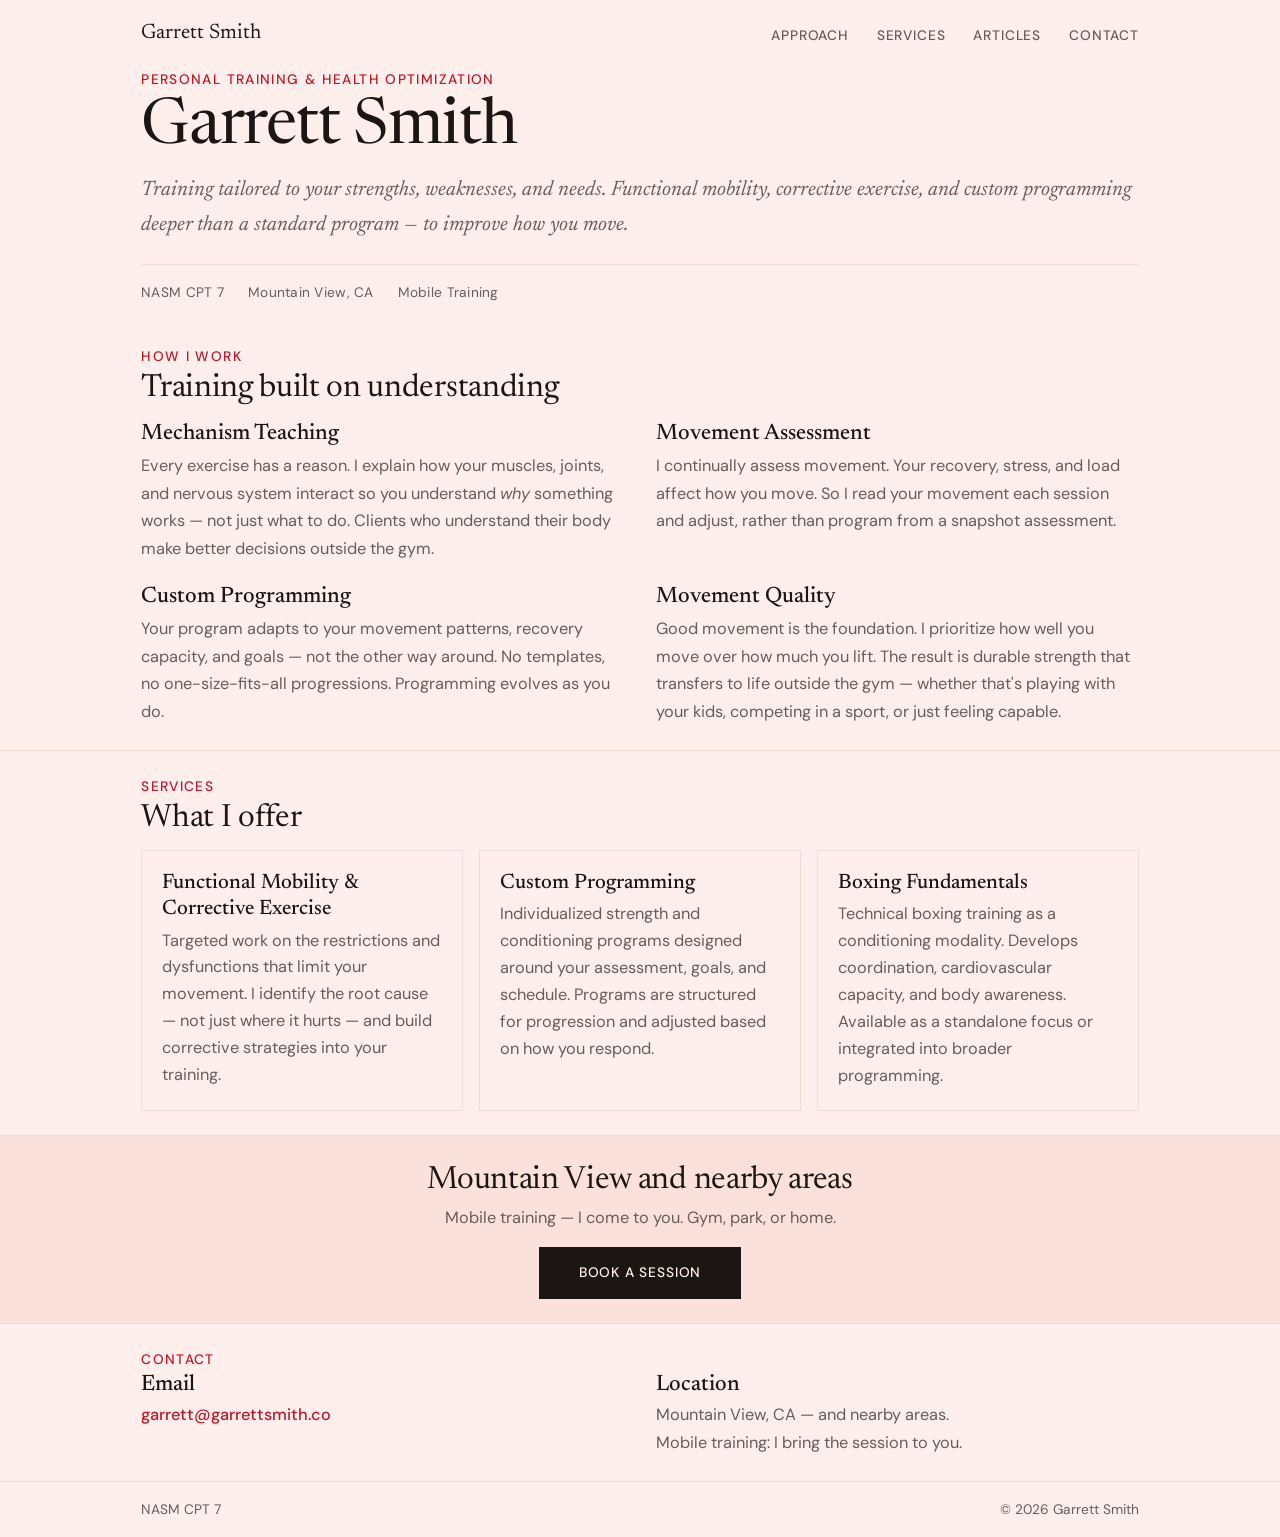
<file: index.html>
<!DOCTYPE html>
<html lang="en">
<head>
<meta charset="UTF-8">
<meta name="viewport" content="width=device-width, initial-scale=1.0">
<title>Garrett Smith — Personal Trainer, Mountain View CA</title>
<link rel="stylesheet" href="styles.css">
</head>
<body>

  <nav class="site-nav">
    <div class="container">
      <a href="/" class="site-nav__name">Garrett Smith</a>
      <ul class="site-nav__links">
        <li><a href="#approach">Approach</a></li>
        <li><a href="#services">Services</a></li>
        <li><a href="/articles/">Articles</a></li>
        <li><a href="#contact">Contact</a></li>
      </ul>
    </div>
  </nav>

  <main>
  <section class="hero">
    <div class="container">
      <p class="hero__label">Personal Training &amp; Health Optimization</p>
      <h1 class="hero__name">Garrett Smith</h1>
      <p class="hero__statement">
       Training tailored to your strengths, weaknesses, and needs. Functional mobility, corrective exercise, and custom programming deeper than a standard program — to improve how you move.
      </p>
      <div class="hero__meta">
        <span class="hero__meta-item">NASM CPT 7</span>
        <span class="hero__meta-item">Mountain View, CA</span>
        <span class="hero__meta-item">Mobile Training</span>
      </div>
    </div>
  </section>

  <section id="approach" class="section">
    <div class="container">
      <p class="section__label">How I Work</p>
      <h2 class="section__heading">Training built on understanding</h2>
      <div class="approach__grid">
        <div class="approach__item">
          <h3>Mechanism Teaching</h3>
          <p>Every exercise has a reason. I explain how your muscles, joints, and nervous system interact so you understand <em>why</em> something works — not just what to do. Clients who understand their body make better decisions outside the gym.</p>
        </div>
        <div class="approach__item">
          <h3>Movement Assessment</h3>
          <p>
           I continually assess movement. Your recovery, stress, and load affect how you move. So I read your movement each session and adjust, rather than program from a snapshot assessment.
          </p>
        </div>
        <div class="approach__item">
          <h3>Custom Programming</h3>
          <p>
            Your program adapts to your movement patterns, recovery capacity, and goals — not the other way around. No templates, no one-size-fits-all progressions. Programming evolves as you do.
            </p>
        </div>
        <div class="approach__item">
          <h3>Movement Quality</h3>
          <p>Good movement is the foundation. I prioritize how well you move over how much you lift. The result is durable strength that transfers to life outside the gym — whether that's playing with your kids, competing in a sport, or just feeling capable.</p>
        </div>
      </div>
    </div>
  </section>

  <section id="services" class="section">
    <div class="container">
      <p class="section__label">Services</p>
      <h2 class="section__heading">What I offer</h2>
      <div class="services__grid">
        <div class="service-card">
          <h3>Functional Mobility &amp; Corrective Exercise</h3>
          <p>Targeted work on the restrictions and dysfunctions that limit your movement. I identify the root cause — not just where it hurts — and build corrective strategies into your training.</p>
        </div>
        <div class="service-card">
          <h3>Custom Programming</h3>
          <p>Individualized strength and conditioning programs designed around your assessment, goals, and schedule. Programs are structured for progression and adjusted based on how you respond.</p>
        </div>
        <div class="service-card">
          <h3>Boxing Fundamentals</h3>
          <p>Technical boxing training as a conditioning modality. Develops coordination, cardiovascular capacity, and body awareness. Available as a standalone focus or integrated into broader programming.</p>
        </div>
      </div>
    </div>
  </section>

  <section class="cta-band">
    <div class="container">
      <h2>Mountain View and nearby areas</h2>
      <p>Mobile training — I come to you. Gym, park, or home.</p>
      <a href="/book" target="_blank" rel="noopener" class="cta-button">Book a Session</a>
    </div>
  </section>

  <section id="contact" class="section">
    <div class="container">
      <p class="section__label">Contact</p>
      <div class="contact__layout">
        <div class="contact__detail">
          <h3>Email</h3>
          <p><a href="mailto:garrett@garrettsmith.co">garrett@garrettsmith.co</a></p>
        </div>
        <div class="contact__detail">
          <h3>Location</h3>
          <p>Mountain View, CA — and nearby areas.<br>Mobile training: I bring the session to you.</p>
        </div>
      </div>
    </div>
  </section>
  </main>

  <footer class="site-footer">
    <div class="container">
      <span class="site-footer__credential">NASM CPT 7</span>
      <span class="site-footer__copy">&copy; 2026 Garrett Smith</span>
    </div>
  </footer>

</body>
</html>
</file>
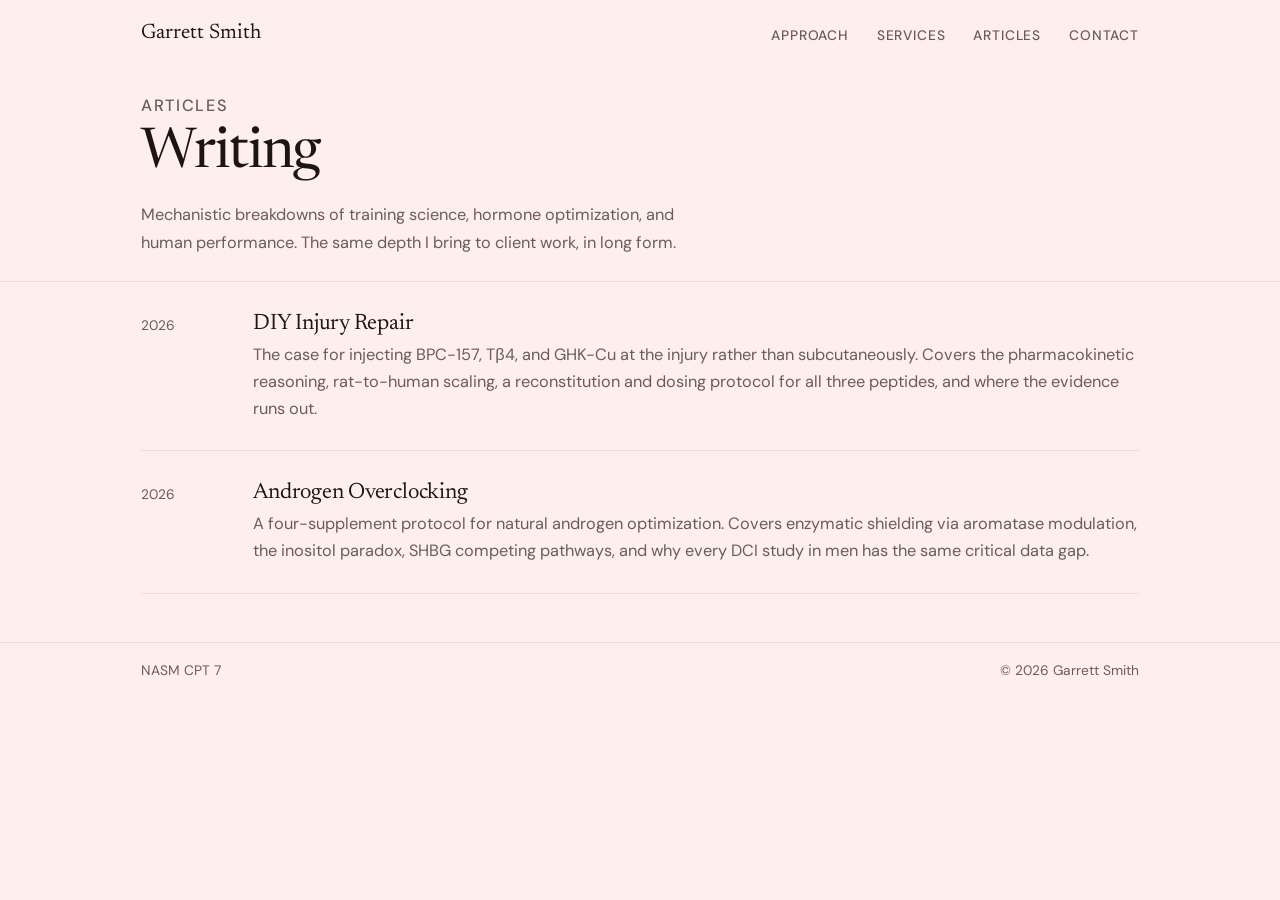
<file: articles/index.html>
<!DOCTYPE html>
<html lang="en">
<head>
<meta charset="UTF-8">
<meta name="viewport" content="width=device-width, initial-scale=1.0">
<title>Articles — Garrett Smith</title>
<link rel="stylesheet" href="/styles.css">
</head>
<body>

  <nav class="site-nav">
    <div class="container">
      <a href="/" class="site-nav__name">Garrett Smith</a>
      <ul class="site-nav__links">
        <li><a href="/#approach">Approach</a></li>
        <li><a href="/#services">Services</a></li>
        <li><a href="/articles/">Articles</a></li>
        <li><a href="/#contact">Contact</a></li>
      </ul>
    </div>
  </nav>

  <main>
  <div class="articles-header">
    <div class="container">
      <p class="section__label">Articles</p>
      <h1>Writing</h1>
      <p>Mechanistic breakdowns of training science, hormone optimization, and human performance. The same depth I bring to client work, in long form.</p>
    </div>
  </div>

  <div class="article-list">
    <div class="container">
      <div class="article-entry">
        <div class="article-entry__date">2026</div>
        <div class="article-entry__content">
          <h2><a href="/articles/injury-site-injection/">DIY Injury Repair</a></h2>
          <p>The case for injecting BPC-157, Tβ4, and GHK-Cu at the injury rather than subcutaneously. Covers the pharmacokinetic reasoning, rat-to-human scaling, a reconstitution and dosing protocol for all three peptides, and where the evidence runs out.</p>
        </div>
      </div>
      <div class="article-entry">
        <div class="article-entry__date">2026</div>
        <div class="article-entry__content">
          <h2><a href="/articles/androgen-overclocking/">Androgen Overclocking</a></h2>
          <p>A four-supplement protocol for natural androgen optimization. Covers enzymatic shielding via aromatase modulation, the inositol paradox, SHBG competing pathways, and why every DCI study in men has the same critical data gap.</p>
        </div>
      </div>
    </div>
  </div>
  </main>

  <footer class="site-footer">
    <div class="container">
      <span class="site-footer__credential">NASM CPT 7</span>
      <span class="site-footer__copy">&copy; 2026 Garrett Smith</span>
    </div>
  </footer>

</body>
</html>
</file>
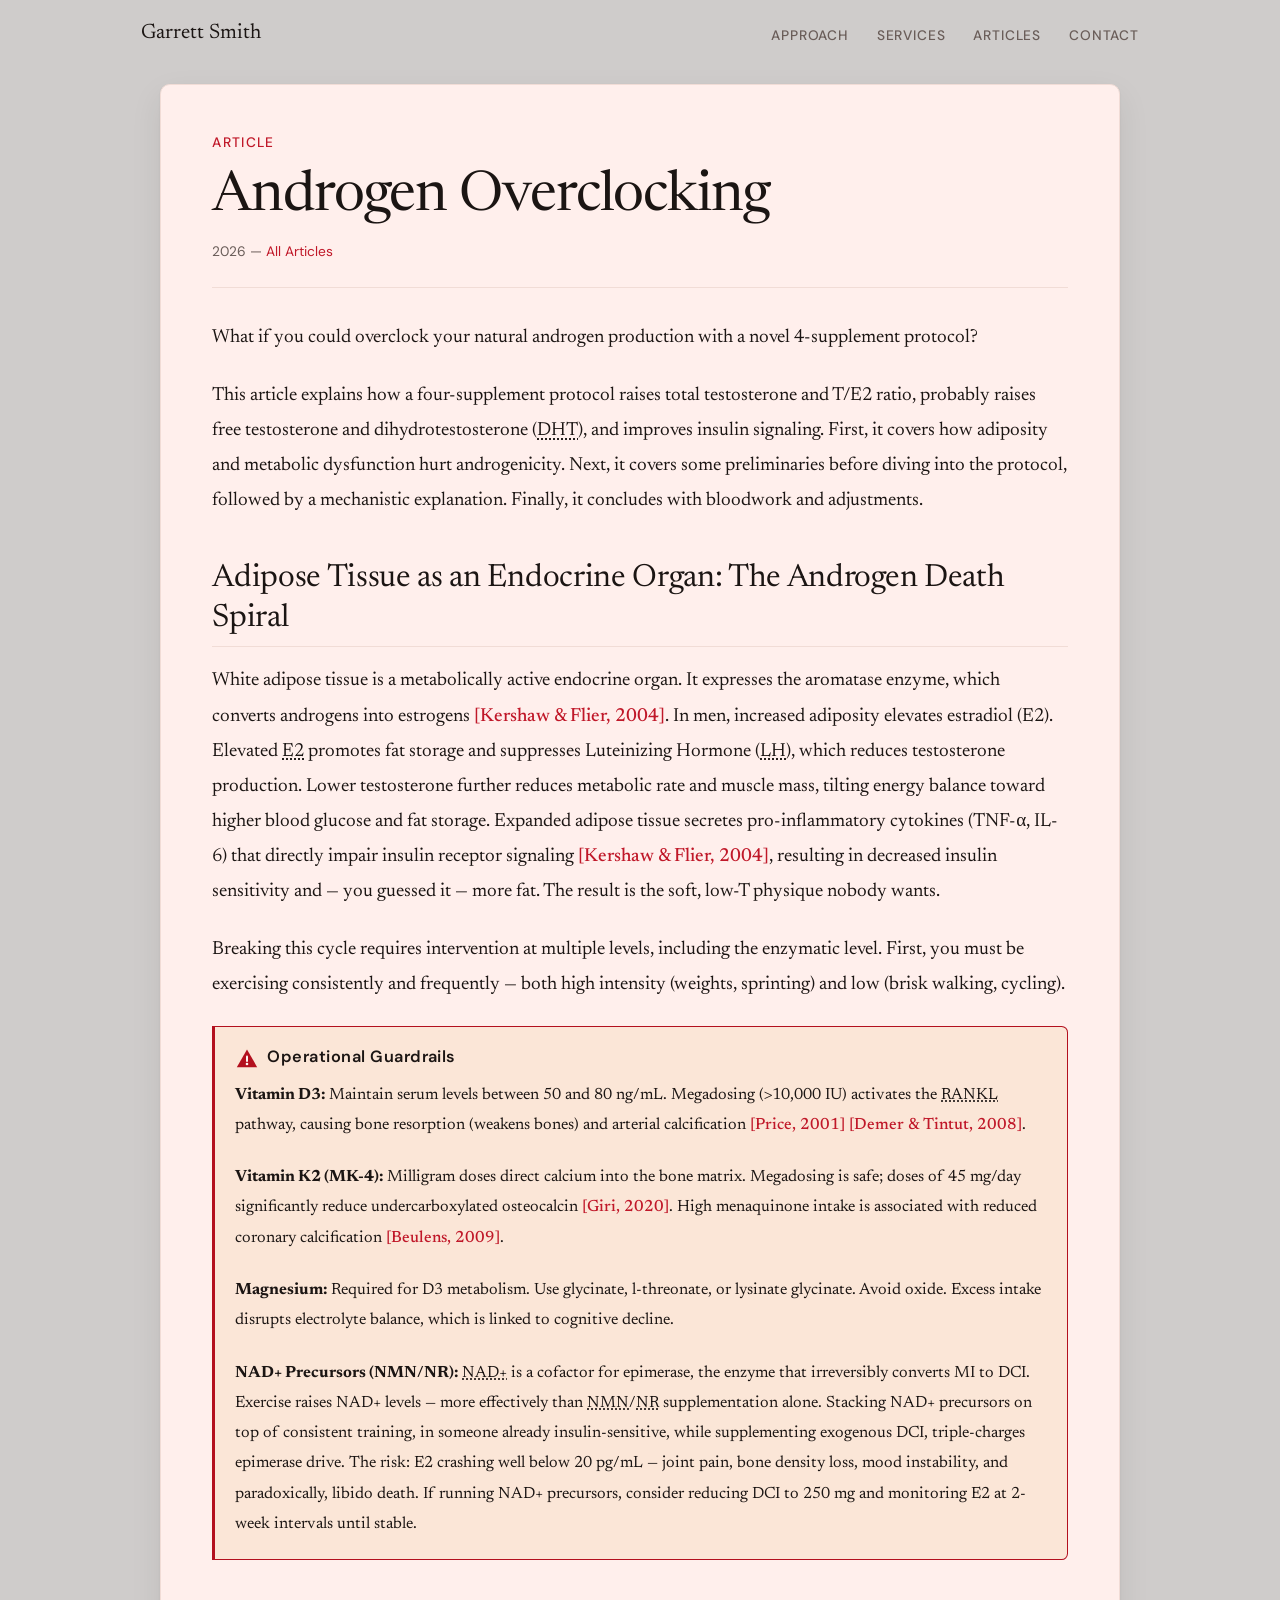
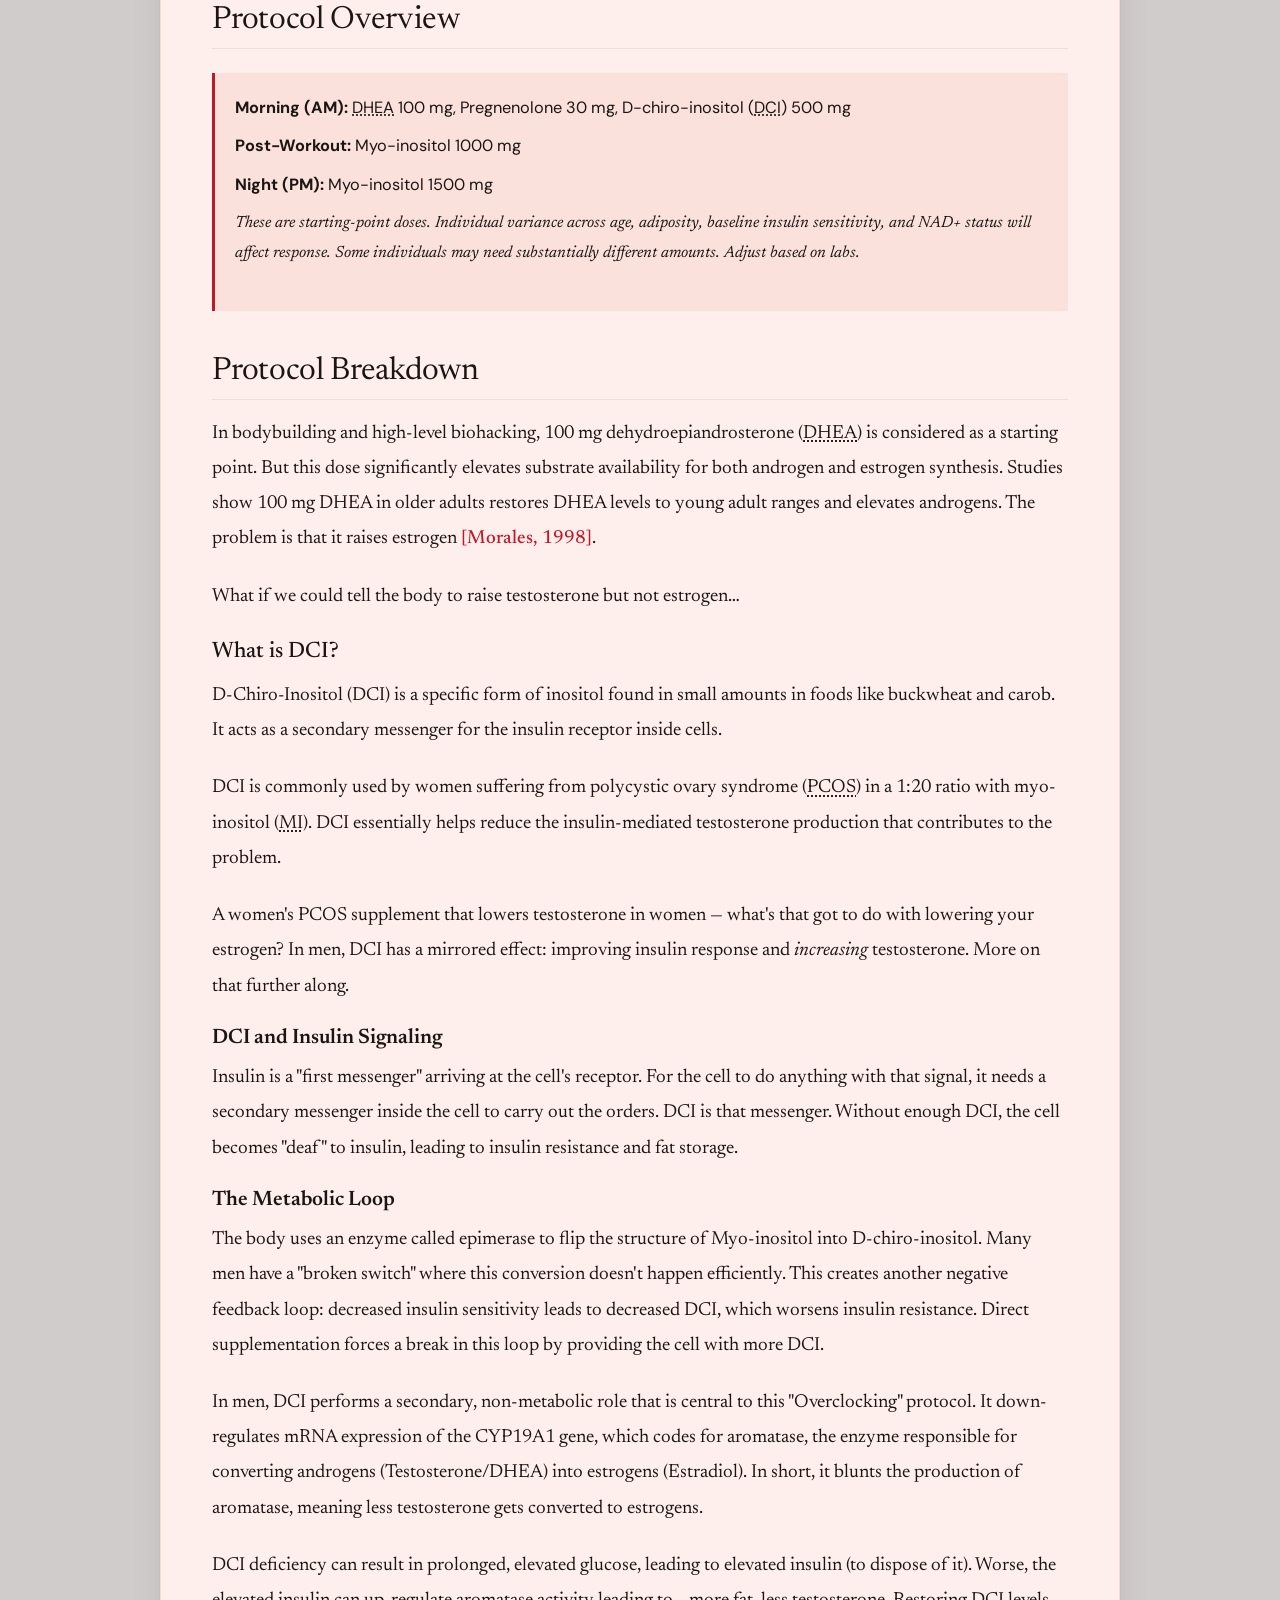
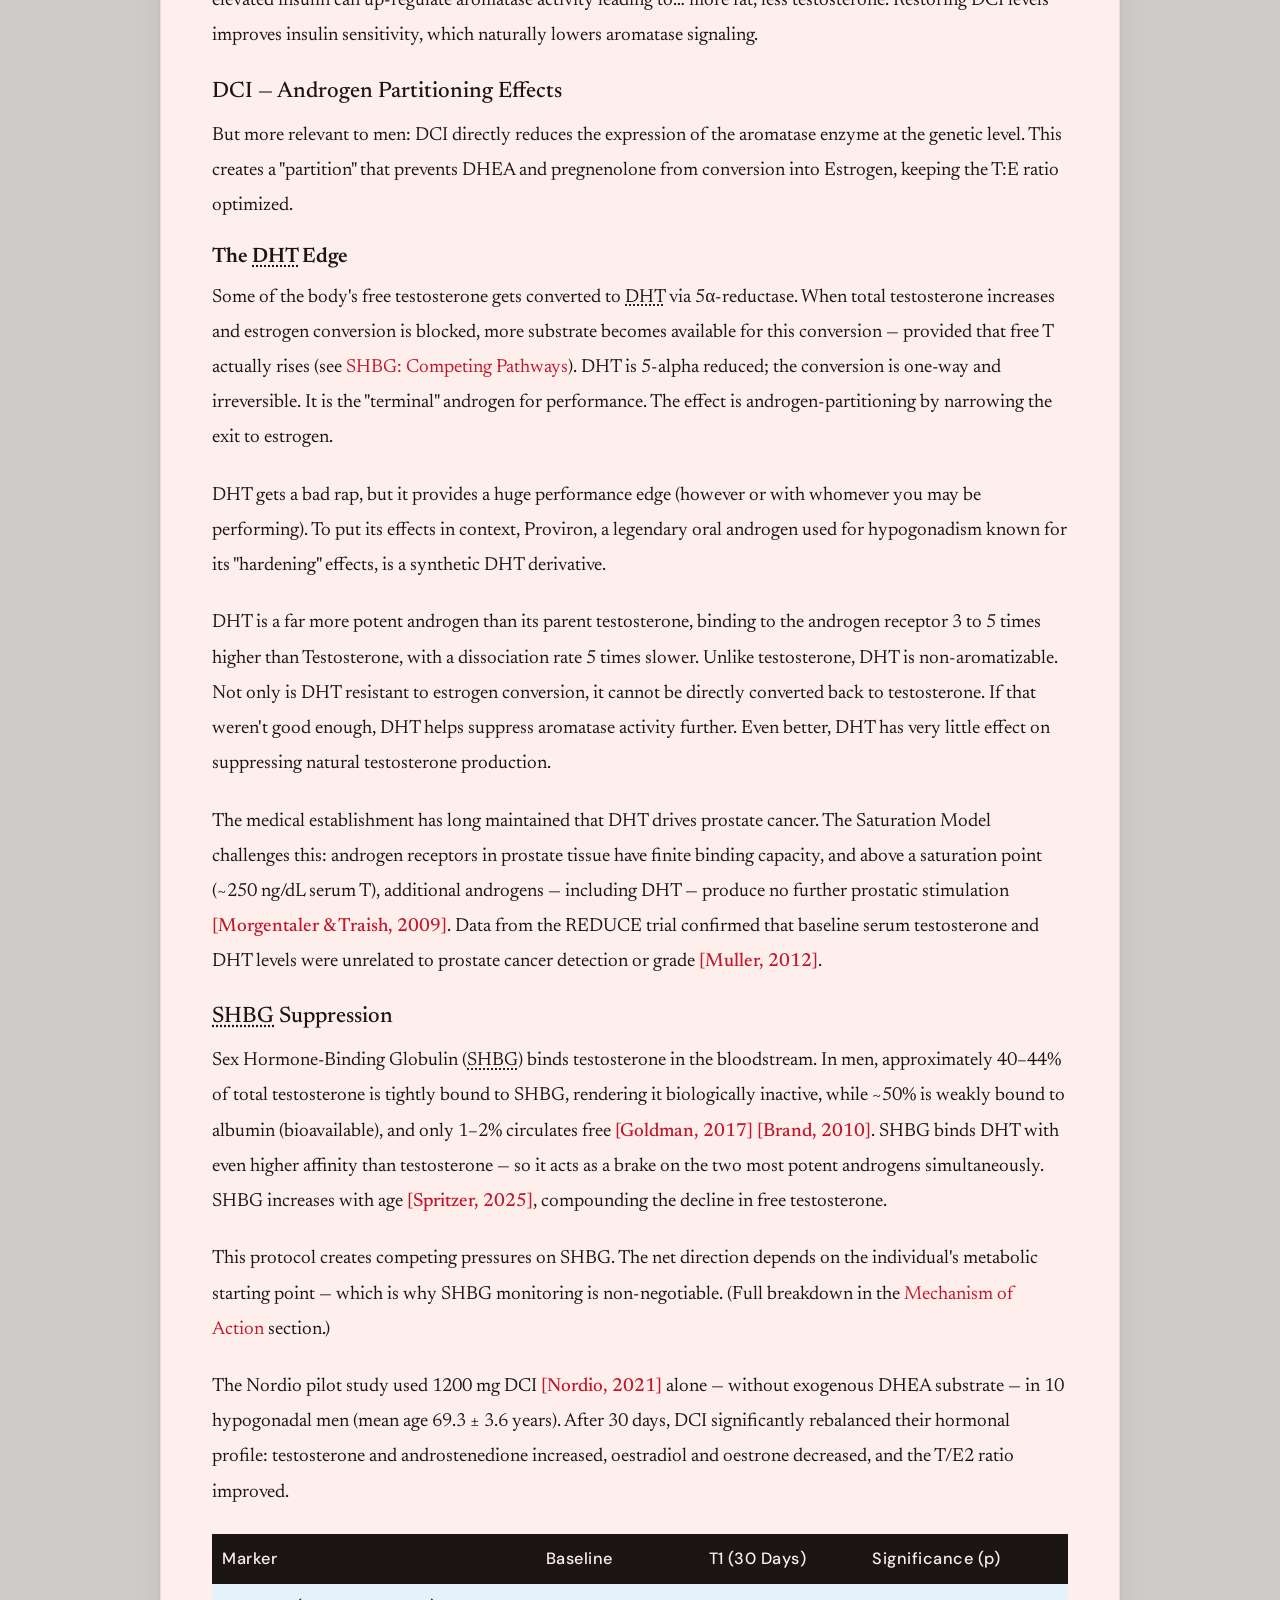
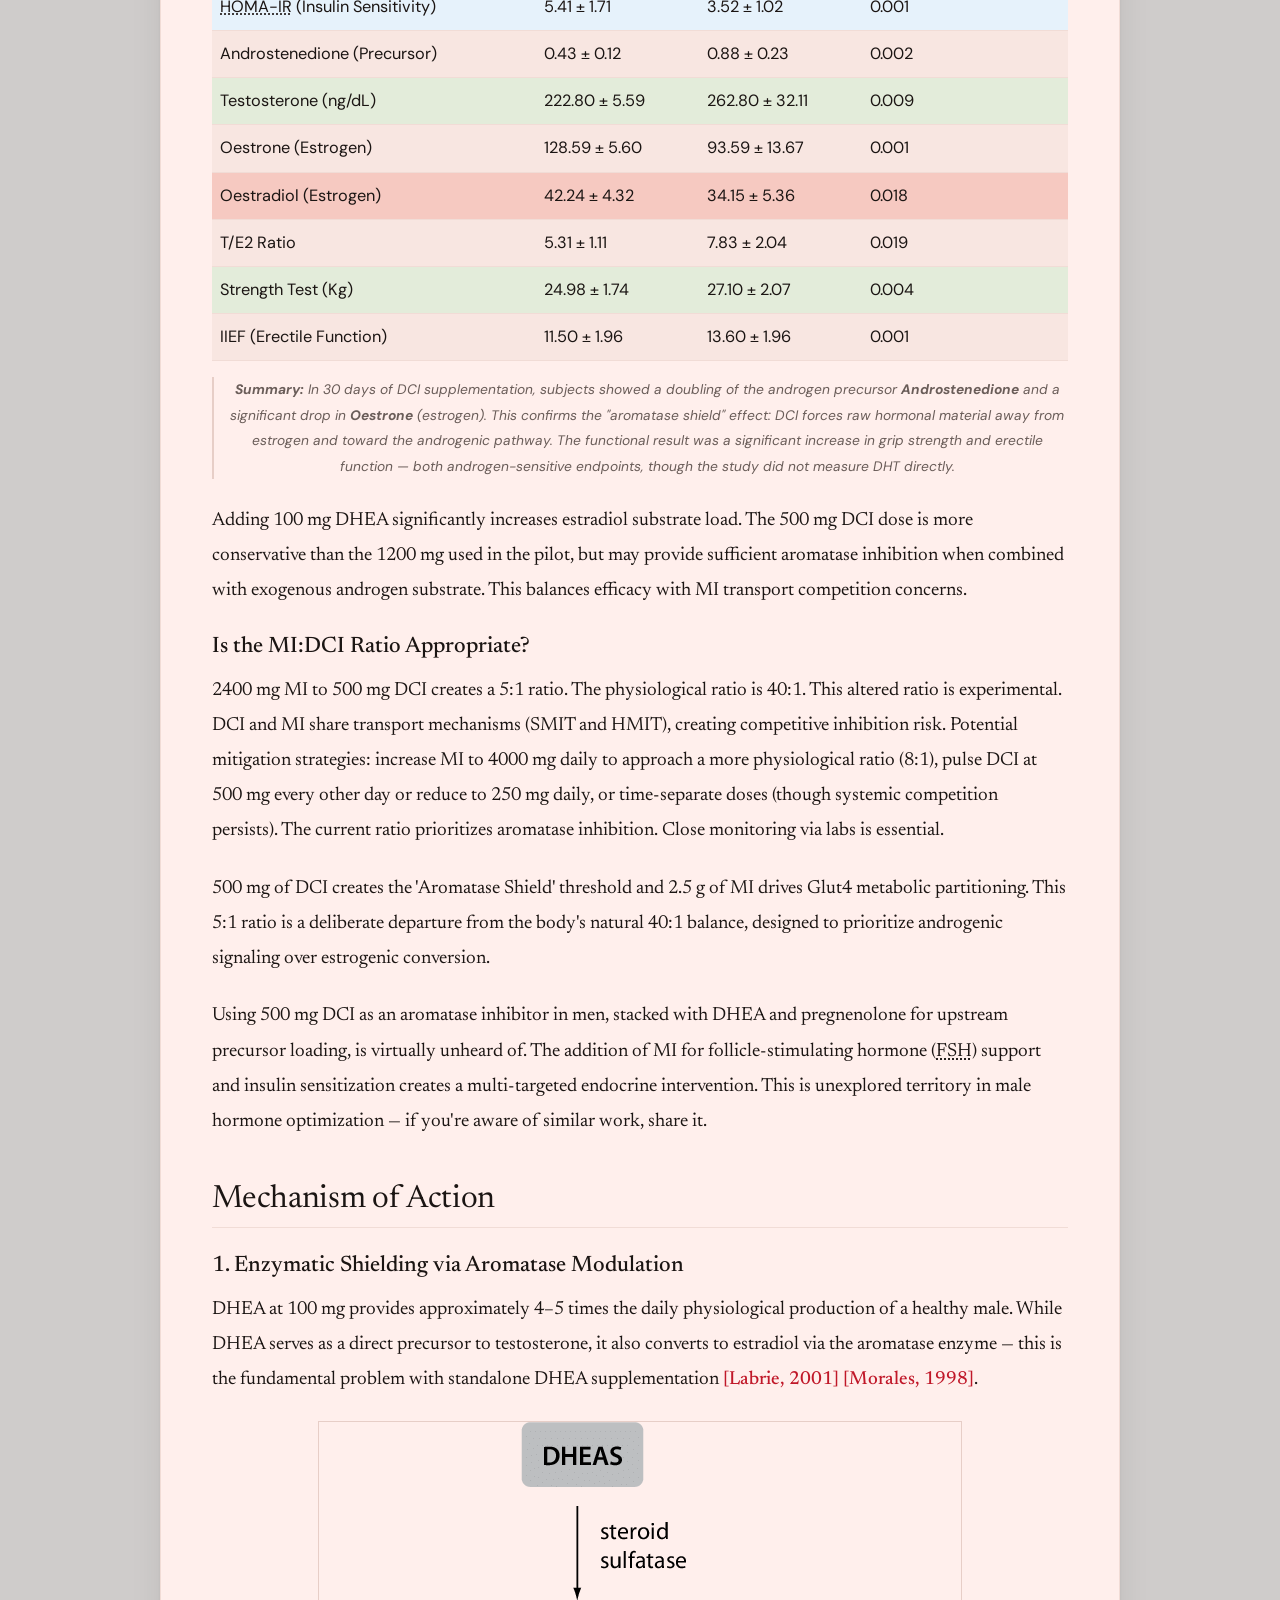
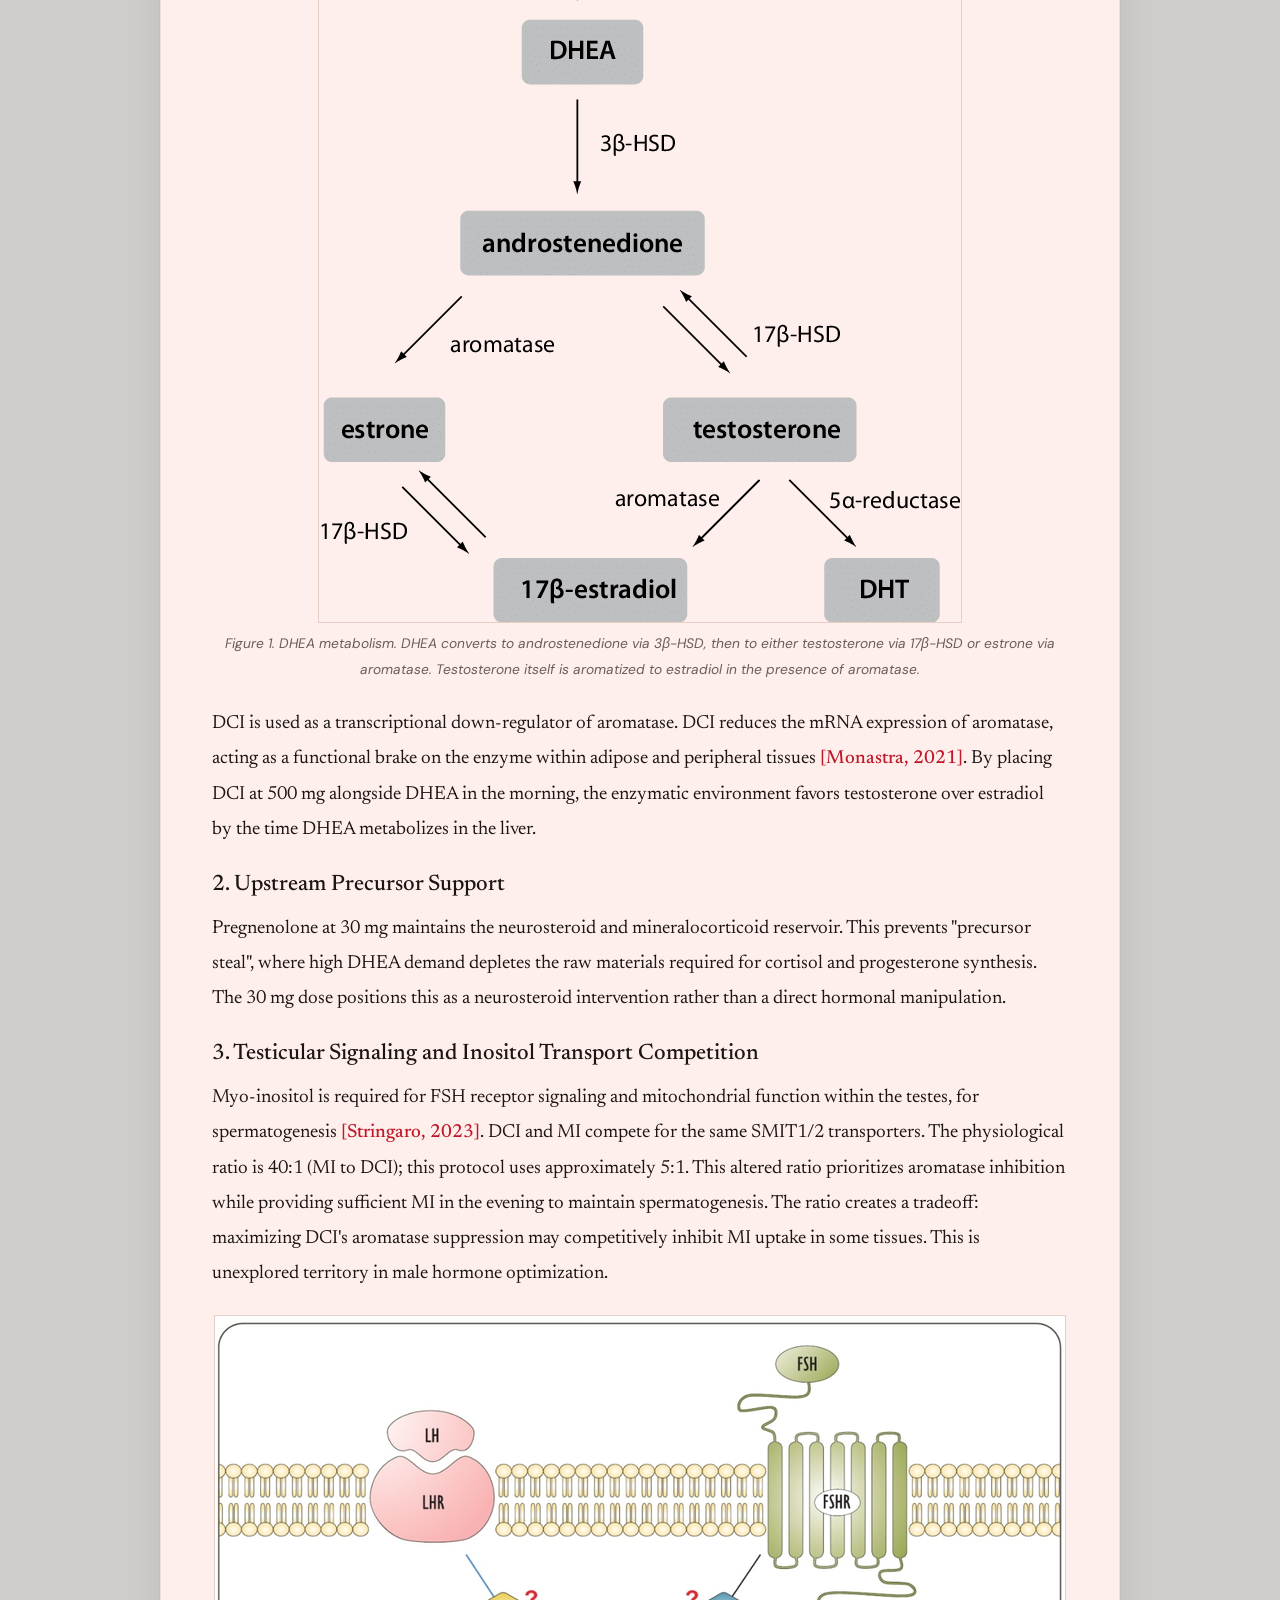
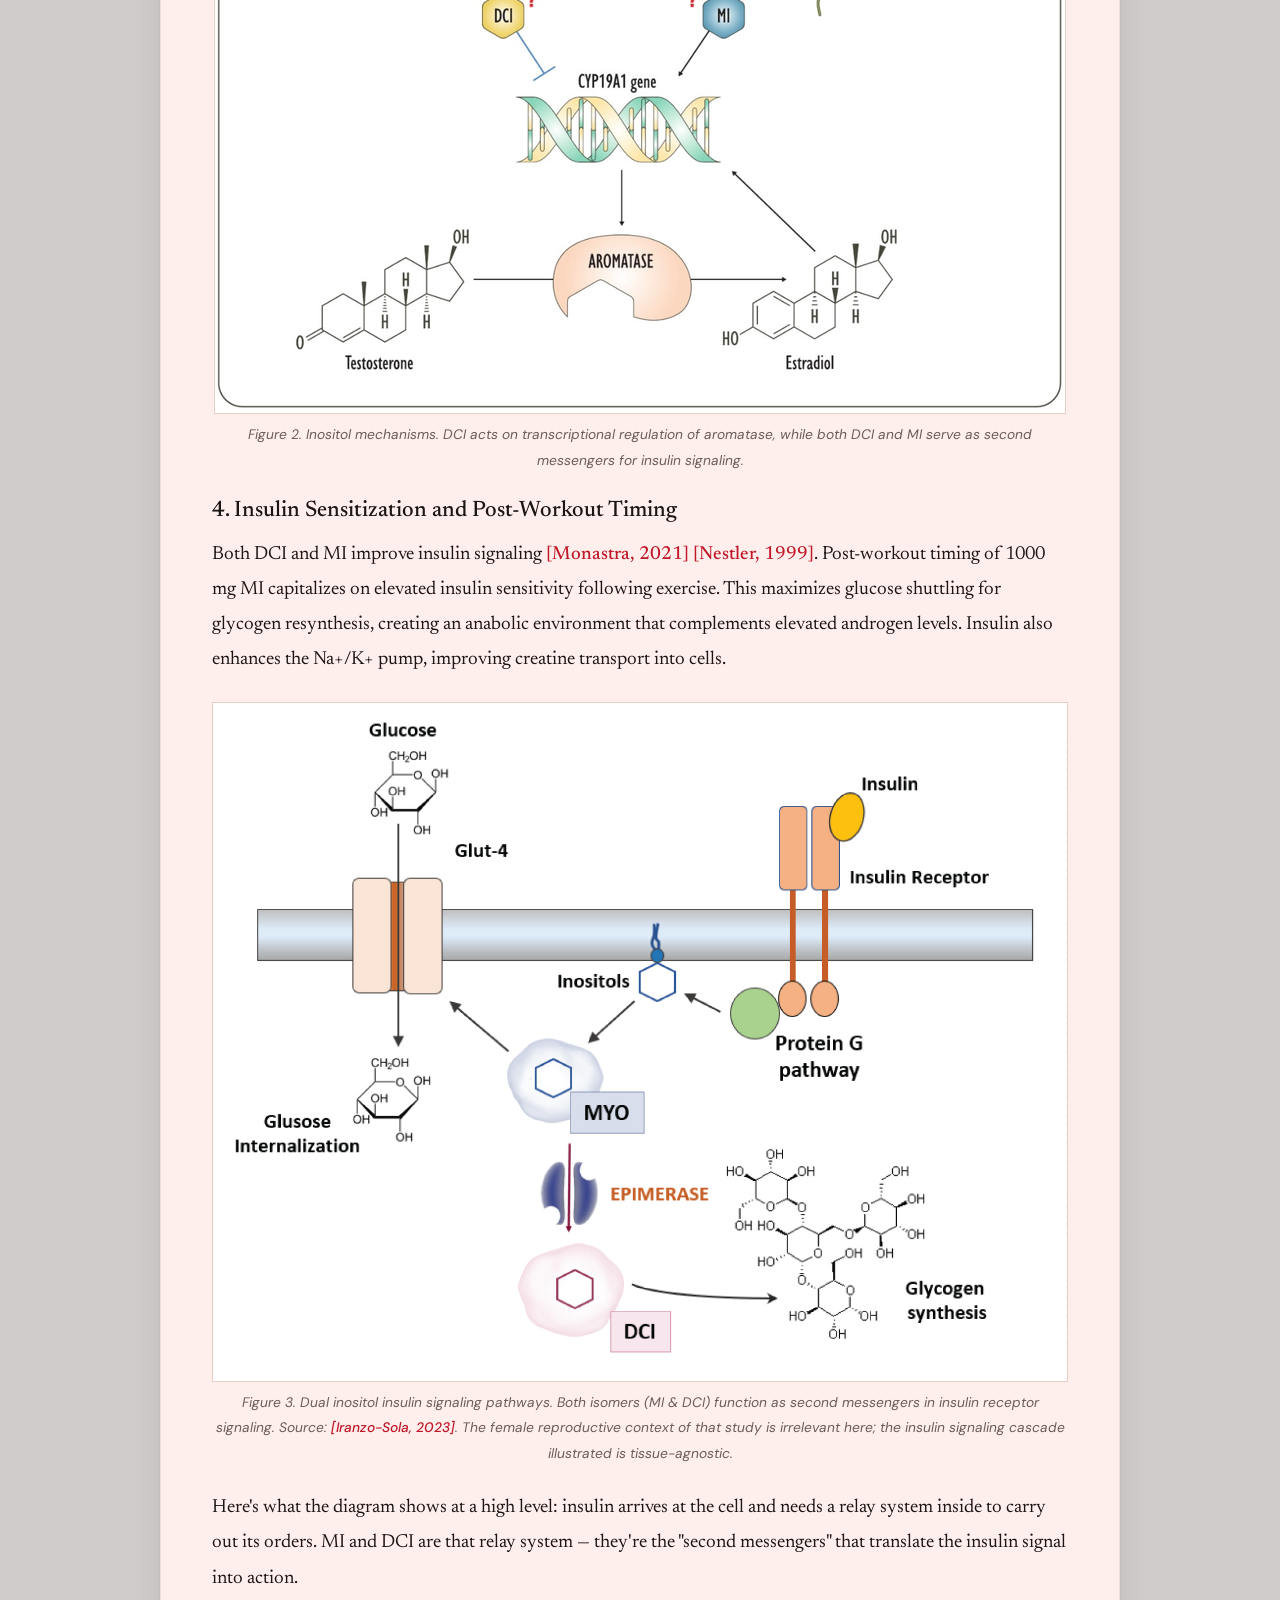
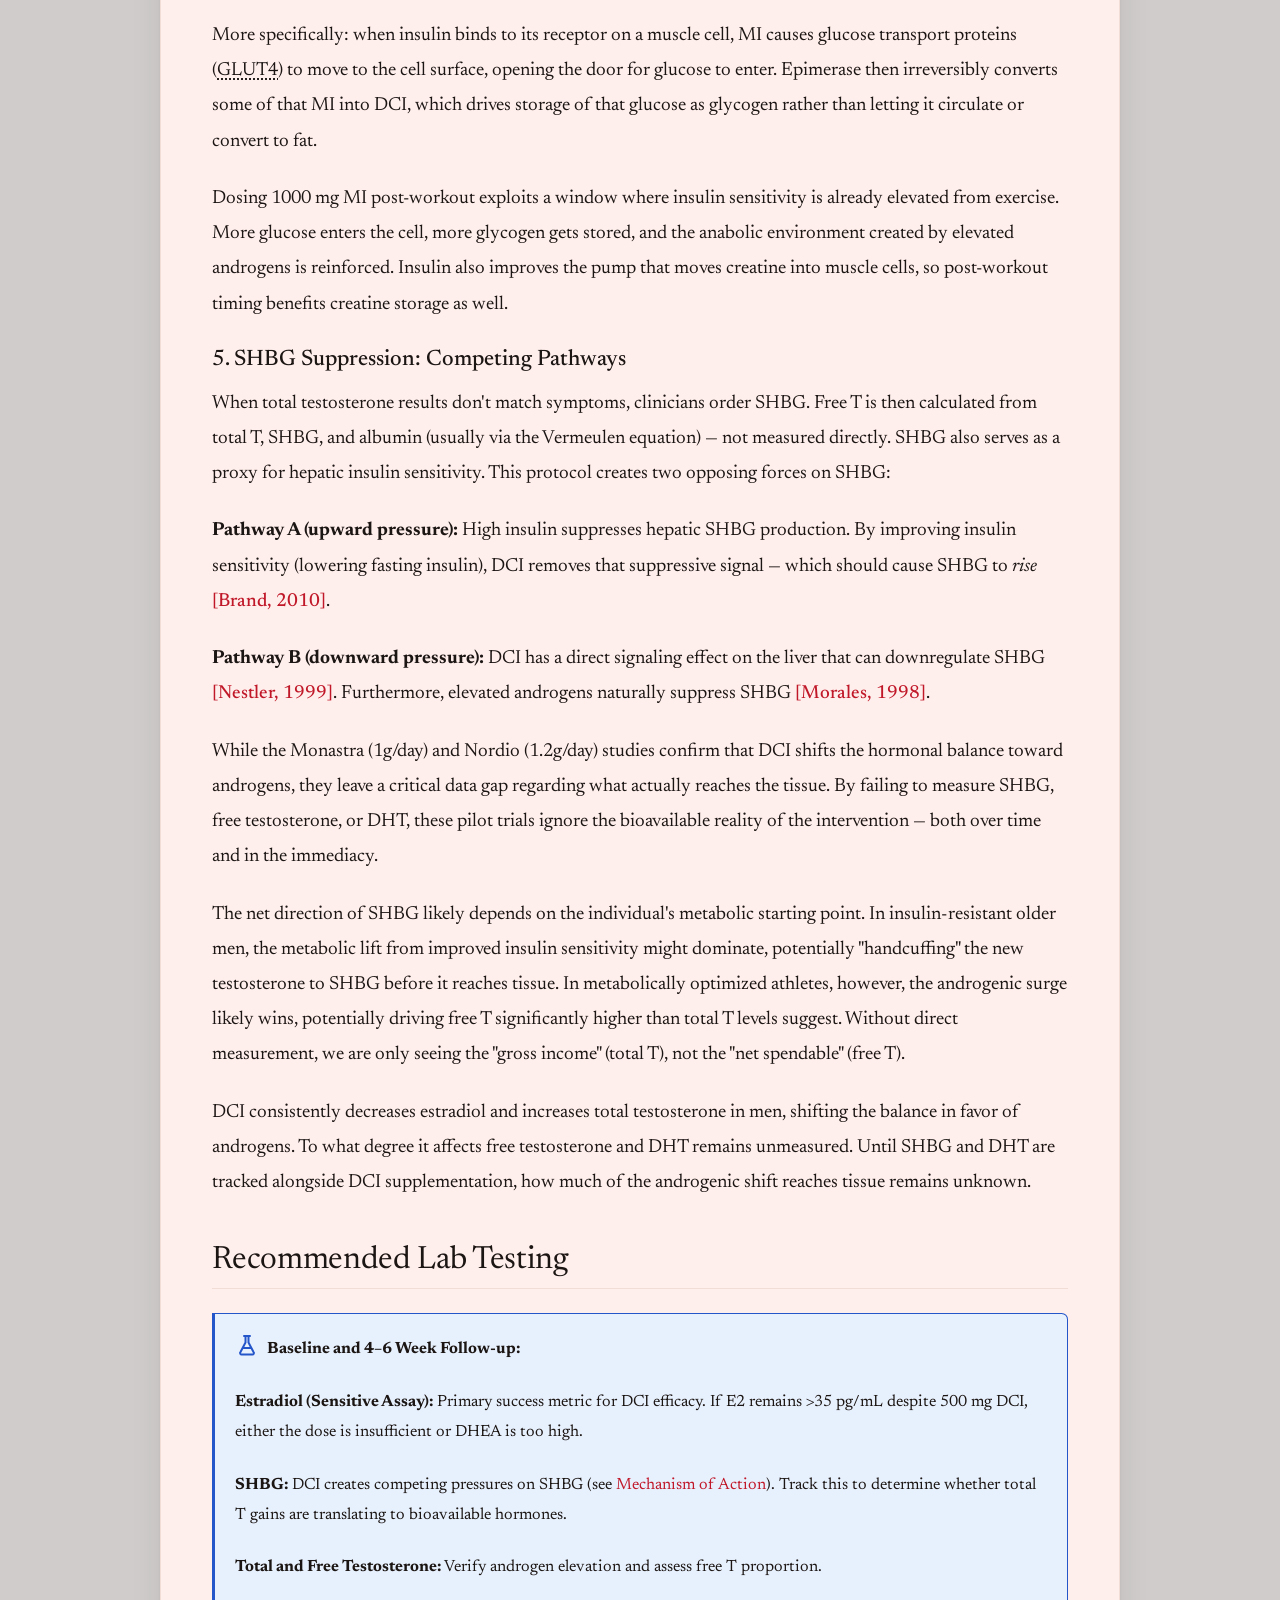
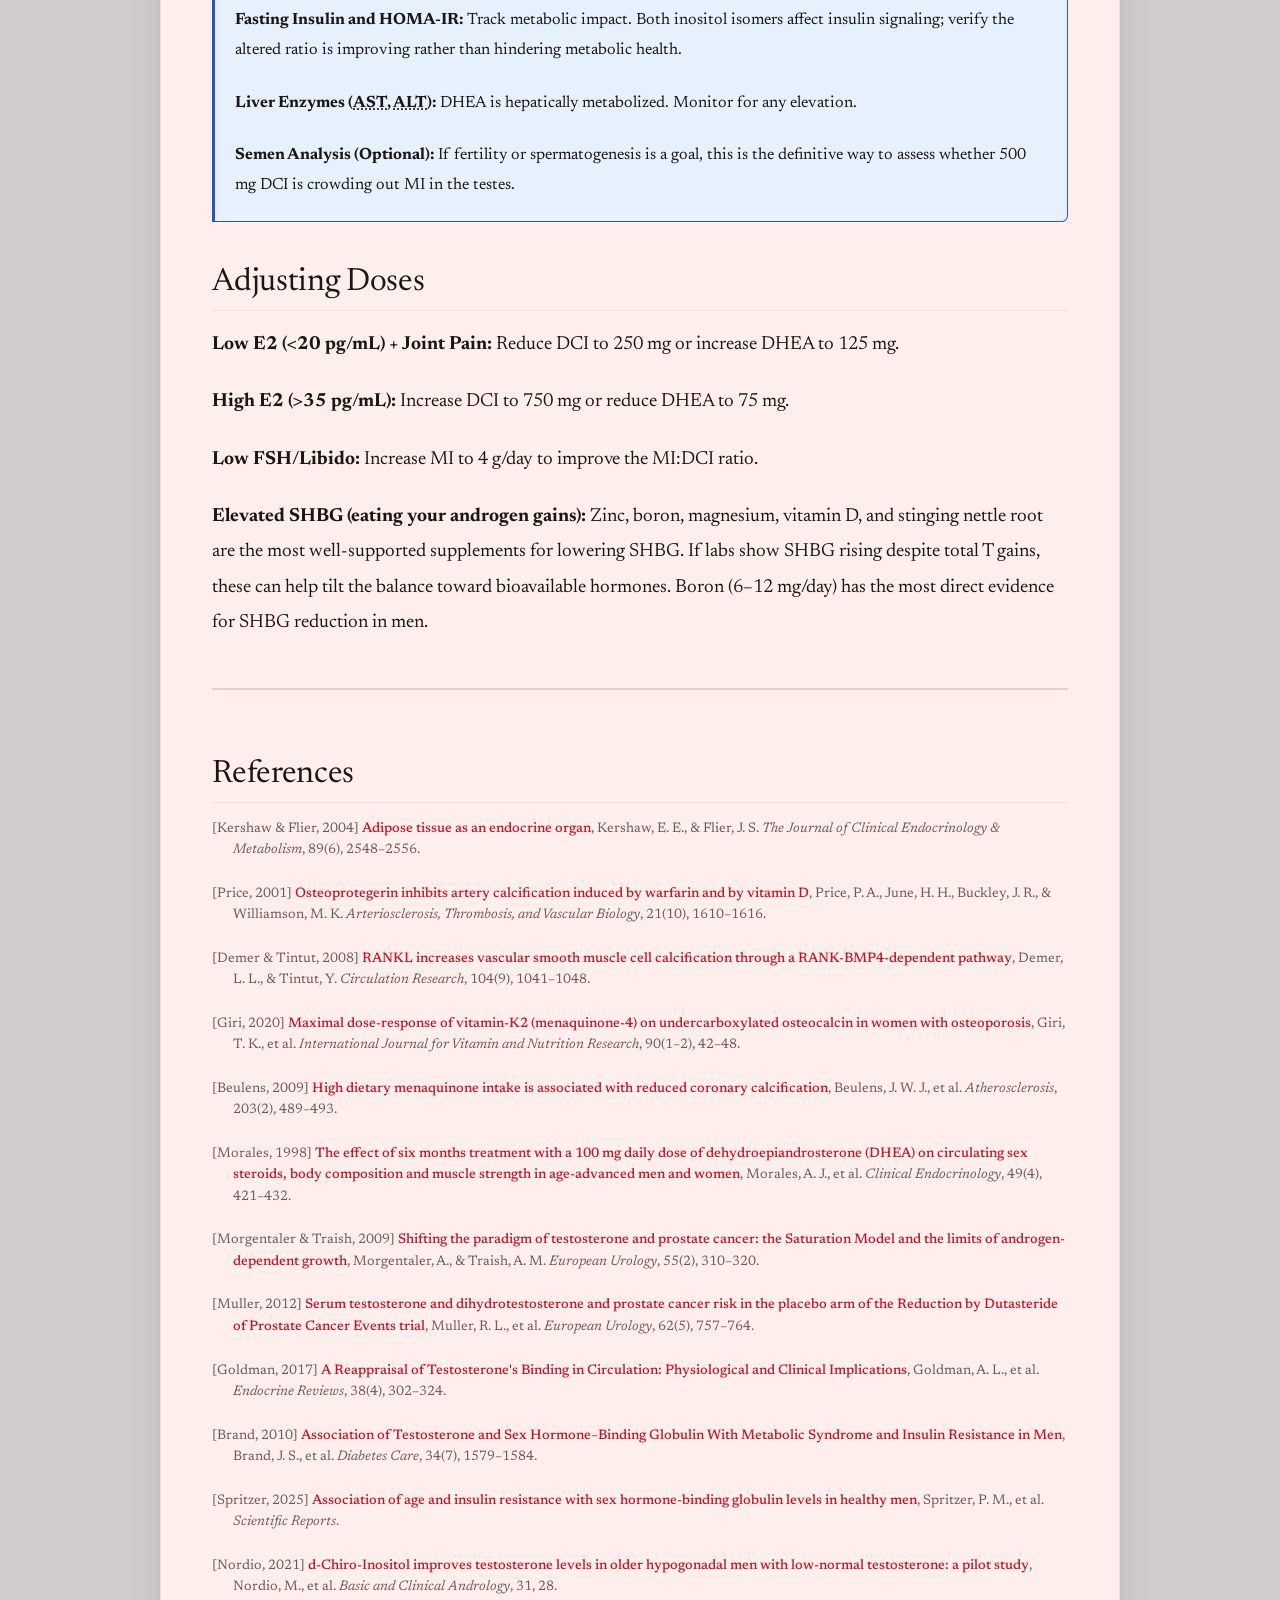
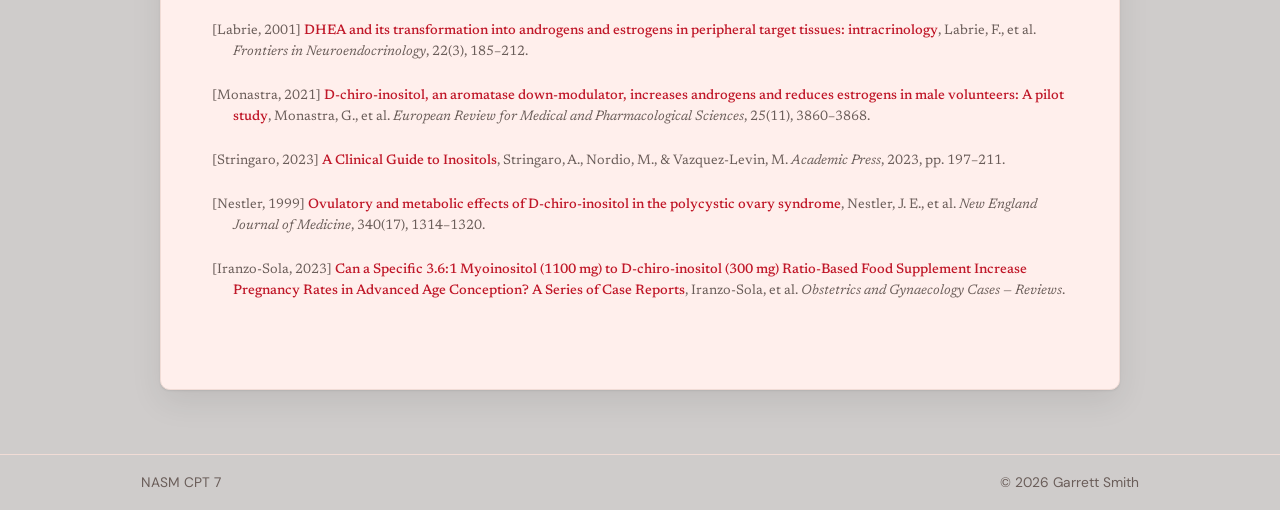
<file: articles/androgen-overclocking/index.html>
<!DOCTYPE html>
<html lang="en">
<head>
<meta charset="UTF-8">
<meta name="viewport" content="width=device-width, initial-scale=1.0">
<title>Androgen Overclocking — Garrett Smith</title>
<link rel="stylesheet" href="/styles.css">
<script type="module" src="/scripts/abbr-popover.js"></script>
</head>
<body>

  <nav class="site-nav">
    <div class="container">
      <a href="/" class="site-nav__name">Garrett Smith</a>
      <ul class="site-nav__links">
        <li><a href="/#approach">Approach</a></li>
        <li><a href="/#services">Services</a></li>
        <li><a href="/articles/">Articles</a></li>
        <li><a href="/#contact">Contact</a></li>
      </ul>
    </div>
  </nav>

  <main class="article-page">

      <header>
        <p class="section__label">Article</p>
        <h1>Androgen Overclocking</h1>
        <p class="article-page__meta">2026 &mdash; <a href="/articles/">All Articles</a></p>
      </header>

      <article>

        <section id="intro">
          <p>
            What if you could overclock your natural androgen production with a novel 4-supplement protocol?
          </p>
          <p>
            This article explains how a four-supplement protocol raises total testosterone and T/E2 ratio, probably raises free testosterone and dihydrotestosterone (<abbr title="dihydrotestosterone">DHT</abbr>), and improves insulin signaling. First, it covers how adiposity and metabolic dysfunction hurt androgenicity. Next, it covers some preliminaries before diving into the protocol, followed by a mechanistic explanation. Finally, it concludes with bloodwork and adjustments.
          </p>
        </section>

        <section id="adipose">
          <h2>Adipose Tissue as an Endocrine Organ: The Androgen Death Spiral</h2>

          <p>White adipose tissue is a metabolically active endocrine organ. It expresses the aromatase enzyme, which converts androgens into estrogens <a href="#ref-kershaw" class="ref">[Kershaw &amp; Flier, 2004]</a>. In men, increased adiposity elevates estradiol (E2). Elevated <abbr title="estradiol">E2</abbr> promotes fat storage and suppresses Luteinizing Hormone (<abbr title="luteinizing hormone">LH</abbr>), which reduces testosterone production. Lower testosterone further reduces metabolic rate and muscle mass, tilting energy balance toward higher blood glucose and fat storage. Expanded adipose tissue secretes pro-inflammatory cytokines (TNF-α, IL-6) that directly impair insulin receptor signaling <a href="#ref-kershaw" class="ref">[Kershaw &amp; Flier, 2004]</a>, resulting in decreased insulin sensitivity and — you guessed it — more fat. The result is the soft, low-T physique nobody wants.</p>

          <p>Breaking this cycle requires intervention at multiple levels, including the enzymatic level. First, you must be exercising consistently and frequently — both high intensity (weights, sprinting) and low (brisk walking, cycling).</p>
        </section>

        <div class="guardrails">
          <h3>Operational Guardrails</h3>

          <p><strong>Vitamin D3:</strong> Maintain serum levels between 50 and 80 ng/mL. Megadosing (&gt;10,000 IU) activates the <abbr title="receptor activator of nuclear factor kappa-B ligand">RANKL</abbr> pathway, causing bone resorption (weakens bones) and arterial calcification <a href="#ref-price" class="ref">[Price, 2001]</a> <a href="#ref-demer" class="ref">[Demer &amp; Tintut, 2008]</a>.</p>

          <p><strong>Vitamin K2 (MK-4):</strong> Milligram doses direct calcium into the bone matrix. Megadosing is safe; doses of 45 mg/day significantly reduce undercarboxylated osteocalcin <a href="#ref-giri" class="ref">[Giri, 2020]</a>. High menaquinone intake is associated with reduced coronary calcification <a href="#ref-beulens" class="ref">[Beulens, 2009]</a>.</p>

          <p><strong>Magnesium:</strong> Required for D3 metabolism. Use glycinate, l-threonate, or lysinate glycinate. Avoid oxide. Excess intake disrupts electrolyte balance, which is linked to cognitive decline.</p>

          <p><strong>NAD+ Precursors (NMN/NR):</strong> <abbr title="nicotinamide adenine dinucleotide">NAD+</abbr> is a cofactor for epimerase, the enzyme that irreversibly converts MI to DCI. Exercise raises NAD+ levels — more effectively than <abbr title="nicotinamide mononucleotide">NMN</abbr>/<abbr title="nicotinamide riboside">NR</abbr> supplementation alone. Stacking NAD+ precursors on top of consistent training, in someone already insulin-sensitive, while supplementing exogenous DCI, triple-charges epimerase drive. The risk: E2 crashing well below 20 pg/mL — joint pain, bone density loss, mood instability, and paradoxically, libido death. If running NAD+ precursors, consider reducing DCI to 250 mg and monitoring E2 at 2-week intervals until stable.</p>
        </div>

        <section id="protocol">
          <h2>Protocol Overview</h2>

          <div class="protocol-box">
            <div class="dosing"><strong>Morning (AM):</strong> <abbr title="dehydroepiandrosterone">DHEA</abbr> 100 mg, Pregnenolone 30 mg, D-chiro-inositol (<abbr title="D-chiro-inositol">DCI</abbr>) 500 mg</div>
            <div class="dosing"><strong>Post-Workout:</strong> Myo-inositol 1000 mg</div>
            <div class="dosing"><strong>Night (PM):</strong> Myo-inositol 1500 mg</div>
            <p><em>These are starting-point doses. Individual variance across age, adiposity, baseline insulin sensitivity, and NAD+ status will affect response. Some individuals may need substantially different amounts. Adjust based on labs.</em></p>
          </div>

          <h2>Protocol Breakdown</h2>

          <p>In bodybuilding and high-level biohacking, 100 mg dehydroepiandrosterone (<abbr title="dehydroepiandrosterone">DHEA</abbr>) is considered as a starting point. But this dose significantly elevates substrate availability for both androgen and estrogen synthesis. Studies show 100 mg DHEA in older adults restores DHEA levels to young adult ranges and elevates androgens. The problem is that it raises estrogen <a href="#ref-morales" class="ref">[Morales, 1998]</a>.</p>

          <p>What if we could tell the body to raise testosterone but not estrogen…</p>

          <h3>What is DCI?</h3>

          <p>D-Chiro-Inositol (DCI) is a specific form of inositol found in small amounts in foods like buckwheat and carob. It acts as a secondary messenger for the insulin receptor inside cells.</p>

          <p>DCI is commonly used by women suffering from polycystic ovary syndrome (<abbr title="polycystic ovary syndrome">PCOS</abbr>) in a 1:20 ratio with myo-inositol (<abbr title="myo-inositol">MI</abbr>). DCI essentially helps reduce the insulin-mediated testosterone production that contributes to the problem.</p>

          <p>A women's PCOS supplement that lowers testosterone in women — what's that got to do with lowering your estrogen? In men, DCI has a mirrored effect: improving insulin response and <em>increasing</em> testosterone. More on that further along.</p>

          <h4>DCI and Insulin Signaling</h4>
          <p>Insulin is a "first messenger" arriving at the cell's receptor. For the cell to do anything with that signal, it needs a secondary messenger inside the cell to carry out the orders. DCI is that messenger. Without enough DCI, the cell becomes "deaf" to insulin, leading to insulin resistance and fat storage.</p>

          <h4>The Metabolic Loop</h4>

          <p>The body uses an enzyme called epimerase to flip the structure of Myo-inositol into D-chiro-inositol. Many men have a "broken switch" where this conversion doesn't happen efficiently. This creates another negative feedback loop: decreased insulin sensitivity leads to decreased DCI, which worsens insulin resistance. Direct supplementation forces a break in this loop by providing the cell with more DCI.</p>

          <p>In men, DCI performs a secondary, non-metabolic role that is central to this "Overclocking" protocol. It down-regulates mRNA expression of the CYP19A1 gene, which codes for aromatase, the enzyme responsible for converting androgens (Testosterone/DHEA) into estrogens (Estradiol). In short, it blunts the production of aromatase, meaning less testosterone gets converted to estrogens.</p>

          <p>DCI deficiency can result in prolonged, elevated glucose, leading to elevated insulin (to dispose of it). Worse, the elevated insulin can up-regulate aromatase activity leading to… more fat, less testosterone. Restoring DCI levels improves insulin sensitivity, which naturally lowers aromatase signaling.</p>

          <h3>DCI — Androgen Partitioning Effects</h3>

          <p>But more relevant to men: DCI directly reduces the expression of the aromatase enzyme at the genetic level. This creates a "partition" that prevents DHEA and pregnenolone from conversion into Estrogen, keeping the T:E ratio optimized.</p>

          <h4>The <abbr title="dihydrotestosterone">DHT</abbr> Edge</h4>

          <p>Some of the body's free testosterone gets converted to <abbr title="dihydrotestosterone">DHT</abbr> via 5α-reductase. When total testosterone increases and estrogen conversion is blocked, more substrate becomes available for this conversion — provided that free T actually rises (see <a href="#mechanism">SHBG: Competing Pathways</a>). DHT is 5-alpha reduced; the conversion is one-way and irreversible. It is the "terminal" androgen for performance. The effect is androgen-partitioning by narrowing the exit to estrogen.</p>

          <p>DHT gets a bad rap, but it provides a huge performance edge (however or with whomever you may be performing). To put its effects in context, Proviron, a legendary oral androgen used for hypogonadism known for its "hardening" effects, is a synthetic DHT derivative.</p>

          <p>DHT is a far more potent androgen than its parent testosterone, binding to the androgen receptor 3 to 5 times higher than Testosterone, with a dissociation rate 5 times slower. Unlike testosterone, DHT is non-aromatizable. Not only is DHT resistant to estrogen conversion, it cannot be directly converted back to testosterone. If that weren't good enough, DHT helps suppress aromatase activity further. Even better, DHT has very little effect on suppressing natural testosterone production.</p>

          <p>The medical establishment has long maintained that DHT drives prostate cancer. The Saturation Model challenges this: androgen receptors in prostate tissue have finite binding capacity, and above a saturation point (~250 ng/dL serum T), additional androgens — including DHT — produce no further prostatic stimulation <a href="#ref-morgentaler" class="ref">[Morgentaler &amp; Traish, 2009]</a>. Data from the REDUCE trial confirmed that baseline serum testosterone and DHT levels were unrelated to prostate cancer detection or grade <a href="#ref-muller" class="ref">[Muller, 2012]</a>.</p>

          <h3><abbr title="sex hormone-binding globulin">SHBG</abbr> Suppression</h3>

          <p>Sex Hormone-Binding Globulin (<abbr title="sex hormone-binding globulin">SHBG</abbr>) binds testosterone in the bloodstream. In men, approximately 40–44% of total testosterone is tightly bound to SHBG, rendering it biologically inactive, while ~50% is weakly bound to albumin (bioavailable), and only 1–2% circulates free <a href="#ref-goldman" class="ref">[Goldman, 2017]</a> <a href="#ref-brand" class="ref">[Brand, 2010]</a>. SHBG binds DHT with even higher affinity than testosterone — so it acts as a brake on the two most potent androgens simultaneously. SHBG increases with age <a href="#ref-porto" class="ref">[Spritzer, 2025]</a>, compounding the decline in free testosterone.</p>

          <p>This protocol creates competing pressures on SHBG. The net direction depends on the individual's metabolic starting point — which is why SHBG monitoring is non-negotiable. (Full breakdown in the <a href="#mechanism">Mechanism of Action</a> section.)</p>

          <p>The Nordio pilot study used 1200 mg DCI <a href="#ref-nordio" class="ref">[Nordio, 2021]</a> alone — without exogenous DHEA substrate — in 10 hypogonadal men (mean age 69.3 ± 3.6 years). After 30 days, DCI significantly rebalanced their hormonal profile: testosterone and androstenedione increased, oestradiol and oestrone decreased, and the T/E2 ratio improved.</p>

          <figure>
            <table class="biohack-table">
              <thead>
                <tr>
                  <th>Marker</th>
                  <th>Baseline</th>
                  <th>T1 (30 Days)</th>
                  <th>Significance (p)</th>
                </tr>
              </thead>
              <tbody>
                <tr class="row-metabolic"><td><abbr title="homeostatic model assessment of insulin resistance">HOMA-IR</abbr> (Insulin Sensitivity)</td><td>5.41 ± 1.71</td><td>3.52 ± 1.02</td><td>0.001</td></tr>
                <tr class="row-gain"><td>Androstenedione (Precursor)</td><td>0.43 ± 0.12</td><td>0.88 ± 0.23</td><td>0.002</td></tr>
                <tr class="row-gain"><td>Testosterone (ng/dL)</td><td>222.80 ± 5.59</td><td>262.80 ± 32.11</td><td>0.009</td></tr>
                <tr class="row-loss"><td>Oestrone (Estrogen)</td><td>128.59 ± 5.60</td><td>93.59 ± 13.67</td><td>0.001</td></tr>
                <tr class="row-loss"><td>Oestradiol (Estrogen)</td><td>42.24 ± 4.32</td><td>34.15 ± 5.36</td><td>0.018</td></tr>
                <tr class="row-gain"><td>T/E2 Ratio</td><td>5.31 ± 1.11</td><td>7.83 ± 2.04</td><td>0.019</td></tr>
                <tr class="row-gain"><td>Strength Test (Kg)</td><td>24.98 ± 1.74</td><td>27.10 ± 2.07</td><td>0.004</td></tr>
                <tr class="row-gain"><td>IIEF (Erectile Function)</td><td>11.50 ± 1.96</td><td>13.60 ± 1.96</td><td>0.001</td></tr>
              </tbody>
            </table>
            <figcaption class="caption-text">
              <strong>Summary:</strong> In 30 days of DCI supplementation, subjects showed a doubling of the androgen precursor <strong>Androstenedione</strong> and a significant drop in <strong>Oestrone</strong> (estrogen). This confirms the "aromatase shield" effect: DCI forces raw hormonal material away from estrogen and toward the androgenic pathway. The functional result was a significant increase in grip strength and erectile function — both androgen-sensitive endpoints, though the study did not measure DHT directly.
            </figcaption>
          </figure>

          <p>Adding 100 mg DHEA significantly increases estradiol substrate load. The 500 mg DCI dose is more conservative than the 1200 mg used in the pilot, but may provide sufficient aromatase inhibition when combined with exogenous androgen substrate. This balances efficacy with MI transport competition concerns.</p>

          <h3>Is the MI:DCI Ratio Appropriate?</h3>

          <p>2400 mg MI to 500 mg DCI creates a 5:1 ratio. The physiological ratio is 40:1. This altered ratio is experimental. DCI and MI share transport mechanisms (SMIT and HMIT), creating competitive inhibition risk. Potential mitigation strategies: increase MI to 4000 mg daily to approach a more physiological ratio (8:1), pulse DCI at 500 mg every other day or reduce to 250 mg daily, or time-separate doses (though systemic competition persists). The current ratio prioritizes aromatase inhibition. Close monitoring via labs is essential.</p>

          <p>500 mg of DCI creates the 'Aromatase Shield' threshold and 2.5 g of MI drives Glut4 metabolic partitioning. This 5:1 ratio is a deliberate departure from the body's natural 40:1 balance, designed to prioritize androgenic signaling over estrogenic conversion.</p>

          <p>Using 500 mg DCI as an aromatase inhibitor in men, stacked with DHEA and pregnenolone for upstream precursor loading, is virtually unheard of. The addition of MI for follicle-stimulating hormone (<abbr title="follicle-stimulating hormone">FSH</abbr>) support and insulin sensitization creates a multi-targeted endocrine intervention. This is unexplored territory in male hormone optimization — if you're aware of similar work, share it.</p>
        </section>

        <section id="mechanism">
          <h2>Mechanism of Action</h2>

          <h3>1. Enzymatic Shielding via Aromatase Modulation</h3>

          <p>DHEA at 100 mg provides approximately 4–5 times the daily physiological production of a healthy male. While DHEA serves as a direct precursor to testosterone, it also converts to estradiol via the aromatase enzyme — this is the fundamental problem with standalone DHEA supplementation <a href="#ref-labrie" class="ref">[Labrie, 2001]</a> <a href="#ref-morales" class="ref">[Morales, 1998]</a>.</p>

          <figure>
            <img src="media/DHEAS-schematic.png" alt="DHEA steroidogenic pathway">
            <figcaption>Figure 1. DHEA metabolism. DHEA converts to androstenedione via 3β-HSD, then to either testosterone via 17β-HSD or estrone via aromatase. Testosterone itself is aromatized to estradiol in the presence of aromatase.</figcaption>
          </figure>

          <p>DCI is used as a transcriptional down-regulator of aromatase. DCI reduces the mRNA expression of aromatase, acting as a functional brake on the enzyme within adipose and peripheral tissues <a href="#ref-monastra" class="ref">[Monastra, 2021]</a>. By placing DCI at 500 mg alongside DHEA in the morning, the enzymatic environment favors testosterone over estradiol by the time DHEA metabolizes in the liver.</p>

          <h3>2. Upstream Precursor Support</h3>

          <p>Pregnenolone at 30 mg maintains the neurosteroid and mineralocorticoid reservoir. This prevents "precursor steal", where high DHEA demand depletes the raw materials required for cortisol and progesterone synthesis. The 30 mg dose positions this as a neurosteroid intervention rather than a direct hormonal manipulation.</p>

          <h3>3. Testicular Signaling and Inositol Transport Competition</h3>

          <p>Myo-inositol is required for FSH receptor signaling and mitochondrial function within the testes, for spermatogenesis <a href="#ref-stringaro" class="ref">[Stringaro, 2023]</a>. DCI and MI compete for the same SMIT1/2 transporters. The physiological ratio is 40:1 (MI to DCI); this protocol uses approximately 5:1. This altered ratio prioritizes aromatase inhibition while providing sufficient MI in the evening to maintain spermatogenesis. The ratio creates a tradeoff: maximizing DCI's aromatase suppression may competitively inhibit MI uptake in some tissues. This is unexplored territory in male hormone optimization.</p>

          <figure>
            <img src="media/aromatase.png" alt="Inositol cellular signaling">
            <figcaption>Figure 2. Inositol mechanisms. DCI acts on transcriptional regulation of aromatase, while both DCI and MI serve as second messengers for insulin signaling.</figcaption>
          </figure>

          <h3>4. Insulin Sensitization and Post-Workout Timing</h3>

          <p>Both DCI and MI improve insulin signaling <a href="#ref-monastra" class="ref">[Monastra, 2021]</a> <a href="#ref-nestler" class="ref">[Nestler, 1999]</a>. Post-workout timing of 1000 mg MI capitalizes on elevated insulin sensitivity following exercise. This maximizes glucose shuttling for glycogen resynthesis, creating an anabolic environment that complements elevated androgen levels. Insulin also enhances the Na+/K+ pump, improving creatine transport into cells.</p>

          <figure>
            <img src="media/insulin-signaling.jpg" alt="Inositol insulin second-messenger pathway">
            <figcaption>Figure 3. Dual inositol insulin signaling pathways. Both isomers (MI &amp; DCI) function as second messengers in insulin receptor signaling. Source: <a href="#ref-iranzo-sola" class="ref">[Iranzo-Sola, 2023]</a>. The female reproductive context of that study is irrelevant here; the insulin signaling cascade illustrated is tissue-agnostic.</figcaption>
          </figure>

          <p>Here's what the diagram shows at a high level: insulin arrives at the cell and needs a relay system inside to carry out its orders. MI and DCI are that relay system — they're the "second messengers" that translate the insulin signal into action.</p>

          <p>More specifically: when insulin binds to its receptor on a muscle cell, MI causes glucose transport proteins (<abbr title="glucose transporter type 4">GLUT4</abbr>) to move to the cell surface, opening the door for glucose to enter. Epimerase then irreversibly converts some of that MI into DCI, which drives storage of that glucose as glycogen rather than letting it circulate or convert to fat.</p>

          <p>Dosing 1000 mg MI post-workout exploits a window where insulin sensitivity is already elevated from exercise. More glucose enters the cell, more glycogen gets stored, and the anabolic environment created by elevated androgens is reinforced. Insulin also improves the pump that moves creatine into muscle cells, so post-workout timing benefits creatine storage as well.</p>

          <h3>5. SHBG Suppression: Competing Pathways</h3>

          <p>When total testosterone results don't match symptoms, clinicians order SHBG. Free T is then calculated from total T, SHBG, and albumin (usually via the Vermeulen equation) — not measured directly. SHBG also serves as a proxy for hepatic insulin sensitivity. This protocol creates two opposing forces on SHBG:</p>

          <p><strong>Pathway A (upward pressure):</strong> High insulin suppresses hepatic SHBG production. By improving insulin sensitivity (lowering fasting insulin), DCI removes that suppressive signal — which should cause SHBG to <em>rise</em> <a href="#ref-brand" class="ref">[Brand, 2010]</a>.</p>

          <p><strong>Pathway B (downward pressure):</strong> DCI has a direct signaling effect on the liver that can downregulate SHBG <a href="#ref-nestler" class="ref">[Nestler, 1999]</a>. Furthermore, elevated androgens naturally suppress SHBG <a href="#ref-morales" class="ref">[Morales, 1998]</a>.</p>

          <p>While the Monastra (1g/day) and Nordio (1.2g/day) studies confirm that DCI shifts the hormonal balance toward androgens, they leave a critical data gap regarding what actually reaches the tissue. By failing to measure SHBG, free testosterone, or DHT, these pilot trials ignore the bioavailable reality of the intervention — both over time and in the immediacy.</p>

          <p>The net direction of SHBG likely depends on the individual's metabolic starting point. In insulin-resistant older men, the metabolic lift from improved insulin sensitivity might dominate, potentially "handcuffing" the new testosterone to SHBG before it reaches tissue. In metabolically optimized athletes, however, the androgenic surge likely wins, potentially driving free T significantly higher than total T levels suggest. Without direct measurement, we are only seeing the "gross income" (total T), not the "net spendable" (free T).</p>

          <p>DCI consistently decreases estradiol and increases total testosterone in men, shifting the balance in favor of androgens. To what degree it affects free testosterone and DHT remains unmeasured. Until SHBG and DHT are tracked alongside DCI supplementation, how much of the androgenic shift reaches tissue remains unknown.</p>
        </section>

        <section id="labs">
          <h2>Recommended Lab Testing</h2>

          <div class="labs">
            <p><strong>Baseline and 4–6 Week Follow-up:</strong></p>

            <p><strong>Estradiol (Sensitive Assay):</strong> Primary success metric for DCI efficacy. If E2 remains &gt;35 pg/mL despite 500 mg DCI, either the dose is insufficient or DHEA is too high.</p>

            <p><strong>SHBG:</strong> DCI creates competing pressures on SHBG (see <a href="#mechanism">Mechanism of Action</a>). Track this to determine whether total T gains are translating to bioavailable hormones.</p>

            <p><strong>Total and Free Testosterone:</strong> Verify androgen elevation and assess free T proportion.</p>

            <p><strong>Fasting Insulin and HOMA-IR:</strong> Track metabolic impact. Both inositol isomers affect insulin signaling; verify the altered ratio is improving rather than hindering metabolic health.</p>

            <p><strong>Liver Enzymes (<abbr title="aspartate aminotransferase">AST</abbr>, <abbr title="alanine aminotransferase">ALT</abbr>):</strong> DHEA is hepatically metabolized. Monitor for any elevation.</p>

            <p><strong>Semen Analysis (Optional):</strong> If fertility or spermatogenesis is a goal, this is the definitive way to assess whether 500 mg DCI is crowding out MI in the testes.</p>
          </div>
        </section>

        <section id="dosage">
          <h2>Adjusting Doses</h2>

          <p><strong>Low E2 (&lt;20 pg/mL) + Joint Pain:</strong> Reduce DCI to 250 mg or increase DHEA to 125 mg.</p>

          <p><strong>High E2 (&gt;35 pg/mL):</strong> Increase DCI to 750 mg or reduce DHEA to 75 mg.</p>

          <p><strong>Low FSH/Libido:</strong> Increase MI to 4 g/day to improve the MI:DCI ratio.</p>

          <p><strong>Elevated SHBG (eating your androgen gains):</strong> Zinc, boron, magnesium, vitamin D, and stinging nettle root are the most well-supported supplements for lowering SHBG. If labs show SHBG rising despite total T gains, these can help tilt the balance toward bioavailable hormones. Boron (6–12 mg/day) has the most direct evidence for SHBG reduction in men.</p>
        </section>

        <div class="article-references" id="references">
          <h2>References</h2>

          <p id="ref-kershaw">[Kershaw &amp; Flier, 2004] <a href="https://pubmed.ncbi.nlm.nih.gov/15181022/" class="ref">Adipose tissue as an endocrine organ</a>, Kershaw, E. E., &amp; Flier, J. S. <em>The Journal of Clinical Endocrinology &amp; Metabolism</em>, 89(6), 2548–2556.</p>

          <p id="ref-price">[Price, 2001] <a href="https://www.ahajournals.org/doi/10.1161/hq1001.097102" class="ref">Osteoprotegerin inhibits artery calcification induced by warfarin and by vitamin D</a>, Price, P. A., June, H. H., Buckley, J. R., &amp; Williamson, M. K. <em>Arteriosclerosis, Thrombosis, and Vascular Biology</em>, 21(10), 1610–1616.</p>

          <p id="ref-demer">[Demer &amp; Tintut, 2008] <a href="https://www.ahajournals.org/doi/10.1161/CIRCRESAHA.108.189001" class="ref">RANKL increases vascular smooth muscle cell calcification through a RANK-BMP4-dependent pathway</a>, Demer, L. L., &amp; Tintut, Y. <em>Circulation Research</em>, 104(9), 1041–1048.</p>

          <p id="ref-giri">[Giri, 2020] <a href="https://pubmed.ncbi.nlm.nih.gov/30816822/" class="ref">Maximal dose-response of vitamin-K2 (menaquinone-4) on undercarboxylated osteocalcin in women with osteoporosis</a>, Giri, T. K., et al. <em>International Journal for Vitamin and Nutrition Research</em>, 90(1–2), 42–48.</p>

          <p id="ref-beulens">[Beulens, 2009] <a href="https://www.sciencedirect.com/science/article/abs/pii/S0021915008005078" class="ref">High dietary menaquinone intake is associated with reduced coronary calcification</a>, Beulens, J. W. J., et al. <em>Atherosclerosis</em>, 203(2), 489–493.</p>

          <p id="ref-morales">[Morales, 1998] <a href="https://pubmed.ncbi.nlm.nih.gov/9876338/" class="ref">The effect of six months treatment with a 100 mg daily dose of dehydroepiandrosterone (DHEA) on circulating sex steroids, body composition and muscle strength in age-advanced men and women</a>, Morales, A. J., et al. <em>Clinical Endocrinology</em>, 49(4), 421–432.</p>

          <p id="ref-morgentaler">[Morgentaler &amp; Traish, 2009] <a href="https://pubmed.ncbi.nlm.nih.gov/18838208/" class="ref">Shifting the paradigm of testosterone and prostate cancer: the Saturation Model and the limits of androgen-dependent growth</a>, Morgentaler, A., &amp; Traish, A. M. <em>European Urology</em>, 55(2), 310–320.</p>

          <p id="ref-muller">[Muller, 2012] <a href="https://pubmed.ncbi.nlm.nih.gov/22658758/" class="ref">Serum testosterone and dihydrotestosterone and prostate cancer risk in the placebo arm of the Reduction by Dutasteride of Prostate Cancer Events trial</a>, Muller, R. L., et al. <em>European Urology</em>, 62(5), 757–764.</p>

          <p id="ref-goldman">[Goldman, 2017] <a href="https://pmc.ncbi.nlm.nih.gov/articles/PMC6287254/" class="ref">A Reappraisal of Testosterone's Binding in Circulation: Physiological and Clinical Implications</a>, Goldman, A. L., et al. <em>Endocrine Reviews</em>, 38(4), 302–324.</p>

          <p id="ref-brand">[Brand, 2010] <a href="https://pmc.ncbi.nlm.nih.gov/articles/PMC2890370/" class="ref">Association of Testosterone and Sex Hormone–Binding Globulin With Metabolic Syndrome and Insulin Resistance in Men</a>, Brand, J. S., et al. <em>Diabetes Care</em>, 34(7), 1579–1584.</p>

          <p id="ref-porto">[Spritzer, 2025] <a href="https://pmc.ncbi.nlm.nih.gov/articles/PMC12380373/" class="ref">Association of age and insulin resistance with sex hormone-binding globulin levels in healthy men</a>, Spritzer, P. M., et al. <em>Scientific Reports</em>.</p>

          <p id="ref-nordio">[Nordio, 2021] <a href="https://pmc.ncbi.nlm.nih.gov/articles/PMC8588714/" class="ref">d-Chiro-Inositol improves testosterone levels in older hypogonadal men with low-normal testosterone: a pilot study</a>, Nordio, M., et al. <em>Basic and Clinical Andrology</em>, 31, 28.</p>

          <p id="ref-labrie">[Labrie, 2001] <a href="https://pubmed.ncbi.nlm.nih.gov/11456468/" class="ref">DHEA and its transformation into androgens and estrogens in peripheral target tissues: intracrinology</a>, Labrie, F., et al. <em>Frontiers in Neuroendocrinology</em>, 22(3), 185–212.</p>

          <p id="ref-monastra">[Monastra, 2021] <a href="https://pmc.ncbi.nlm.nih.gov/articles/PMC8173878/" class="ref">D-chiro-inositol, an aromatase down-modulator, increases androgens and reduces estrogens in male volunteers: A pilot study</a>, Monastra, G., et al. <em>European Review for Medical and Pharmacological Sciences</em>, 25(11), 3860–3868.</p>

          <p id="ref-stringaro">[Stringaro, 2023] <a href="https://www.sciencedirect.com/science/article/pii/B9780323916738000121" class="ref">A Clinical Guide to Inositols</a>, Stringaro, A., Nordio, M., &amp; Vazquez-Levin, M. <em>Academic Press</em>, 2023, pp. 197–211.</p>

          <p id="ref-nestler">[Nestler, 1999] <a href="https://www.nejm.org/doi/full/10.1056/NEJM199904293401703" class="ref">Ovulatory and metabolic effects of D-chiro-inositol in the polycystic ovary syndrome</a>, Nestler, J. E., et al. <em>New England Journal of Medicine</em>, 340(17), 1314–1320.</p>

          <p id="ref-iranzo-sola">[Iranzo-Sola, 2023] <a href="https://clinmedjournals.org/articles/ogcr/obstetrics-and-gynaecology-cases-reviews-ogcr-10-233.php?jid=ogcr" class="ref">Can a Specific 3.6:1 Myoinositol (1100 mg) to D-chiro-inositol (300 mg) Ratio-Based Food Supplement Increase Pregnancy Rates in Advanced Age Conception? A Series of Case Reports</a>, Iranzo-Sola, et al. <em>Obstetrics and Gynaecology Cases — Reviews</em>.</p>
        </div>

      </article>
  </main>

  <footer class="site-footer">
    <div class="container">
      <span class="site-footer__credential">NASM CPT 7</span>
      <span class="site-footer__copy">&copy; 2026 Garrett Smith</span>
    </div>
  </footer>

  <div id="abbr-popover" role="tooltip" popover></div>

</body>
</html>
</file>
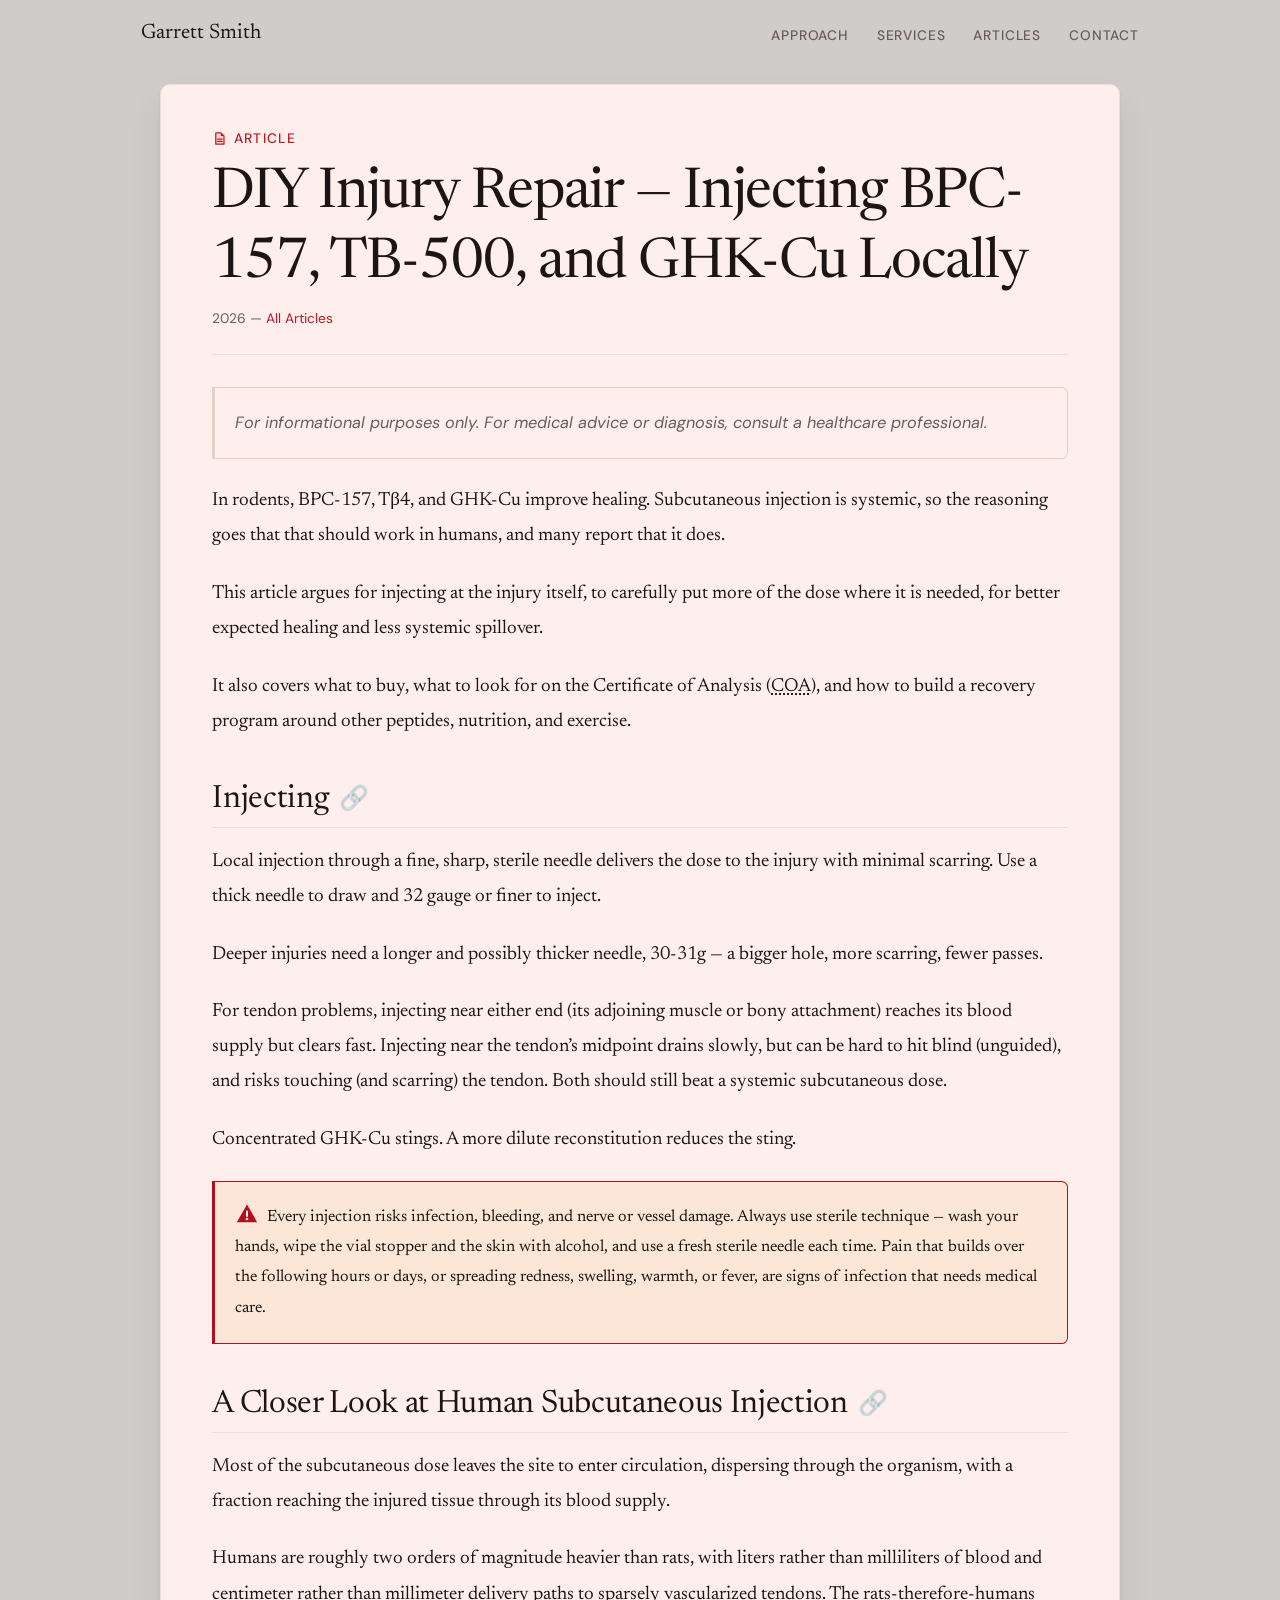
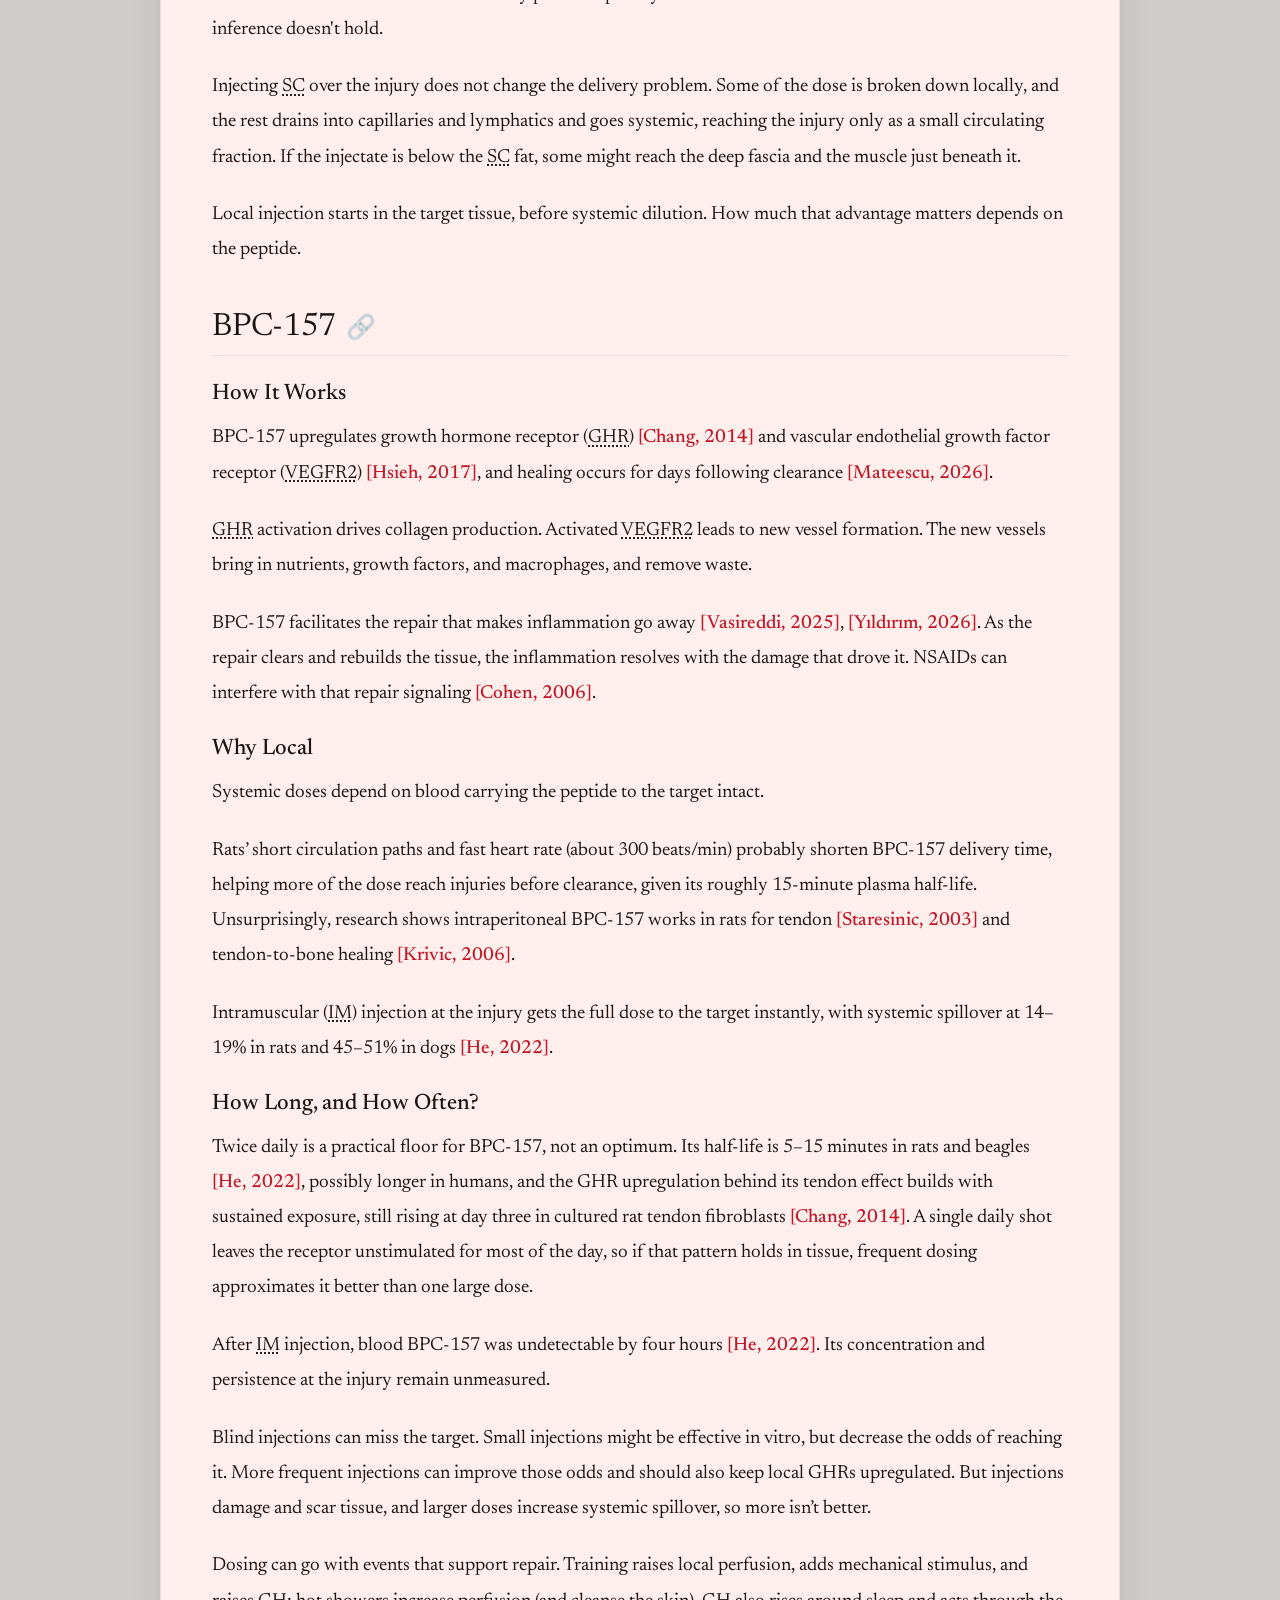
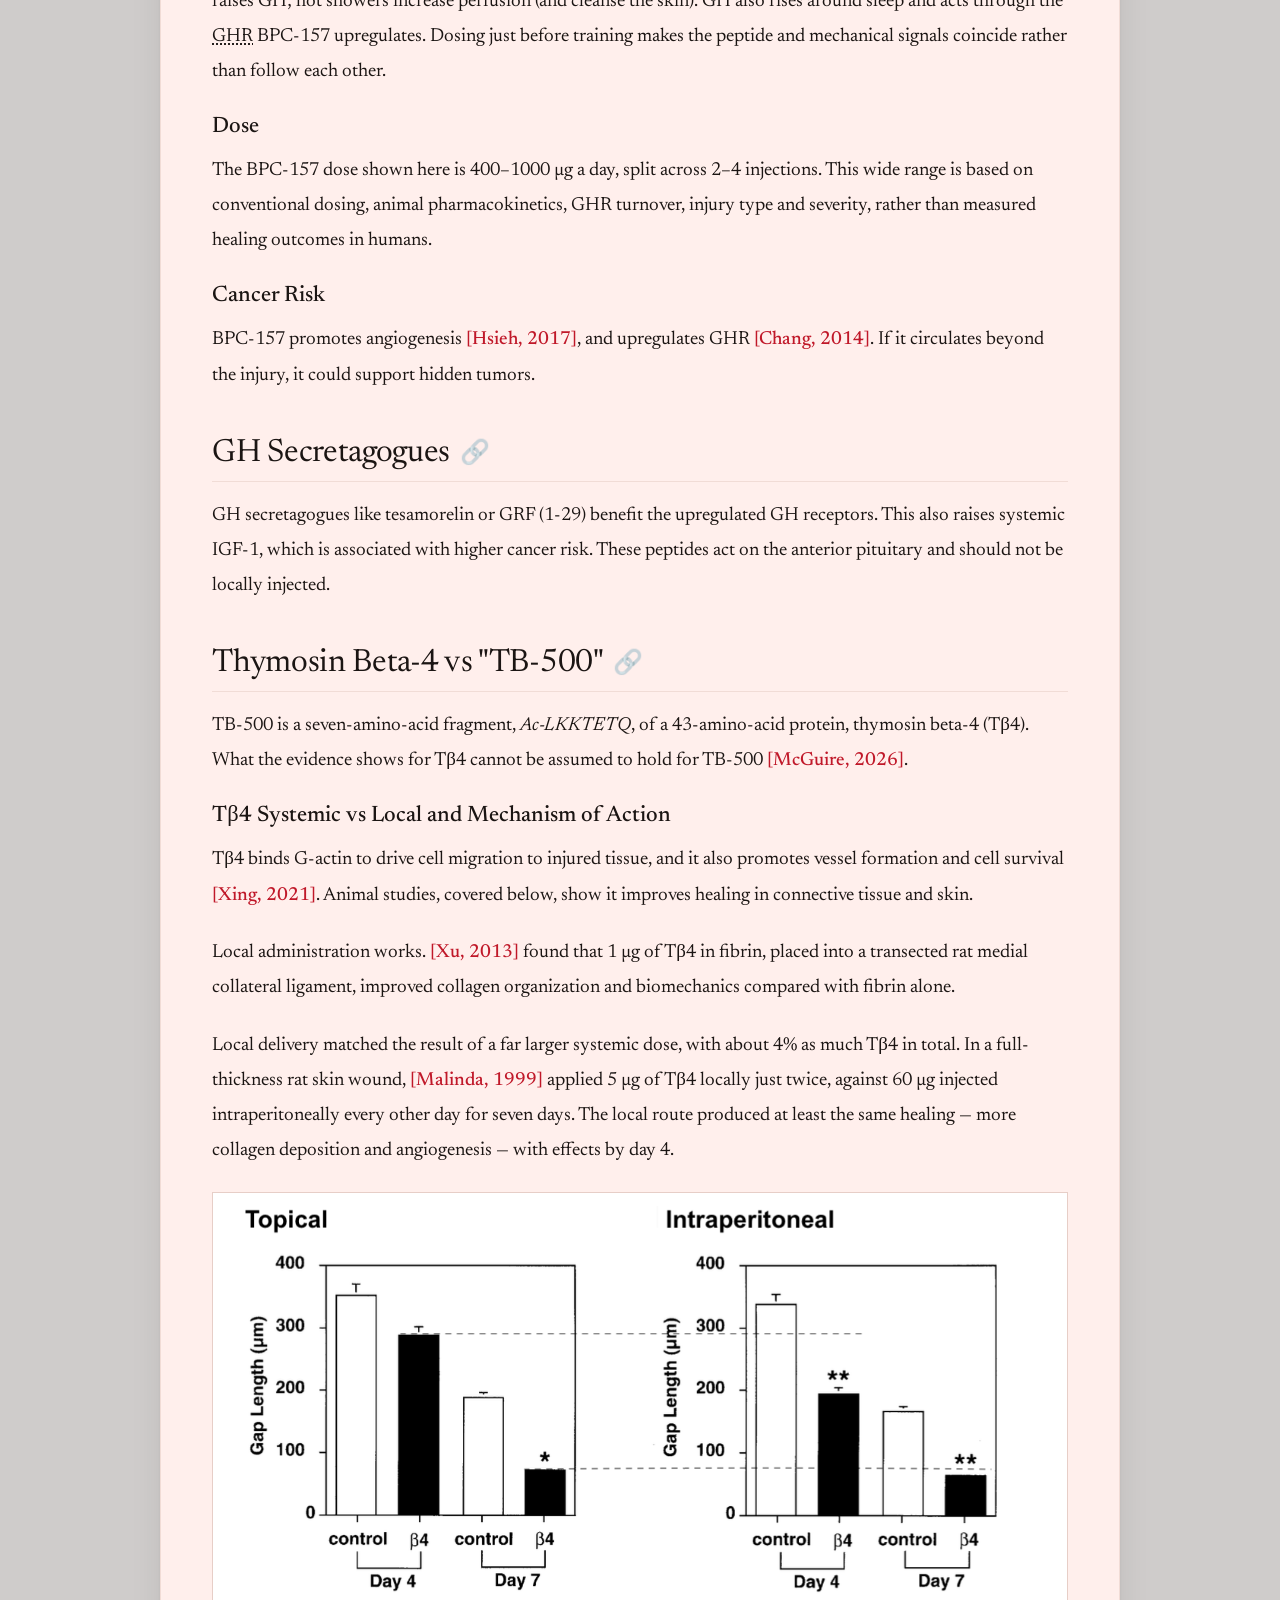
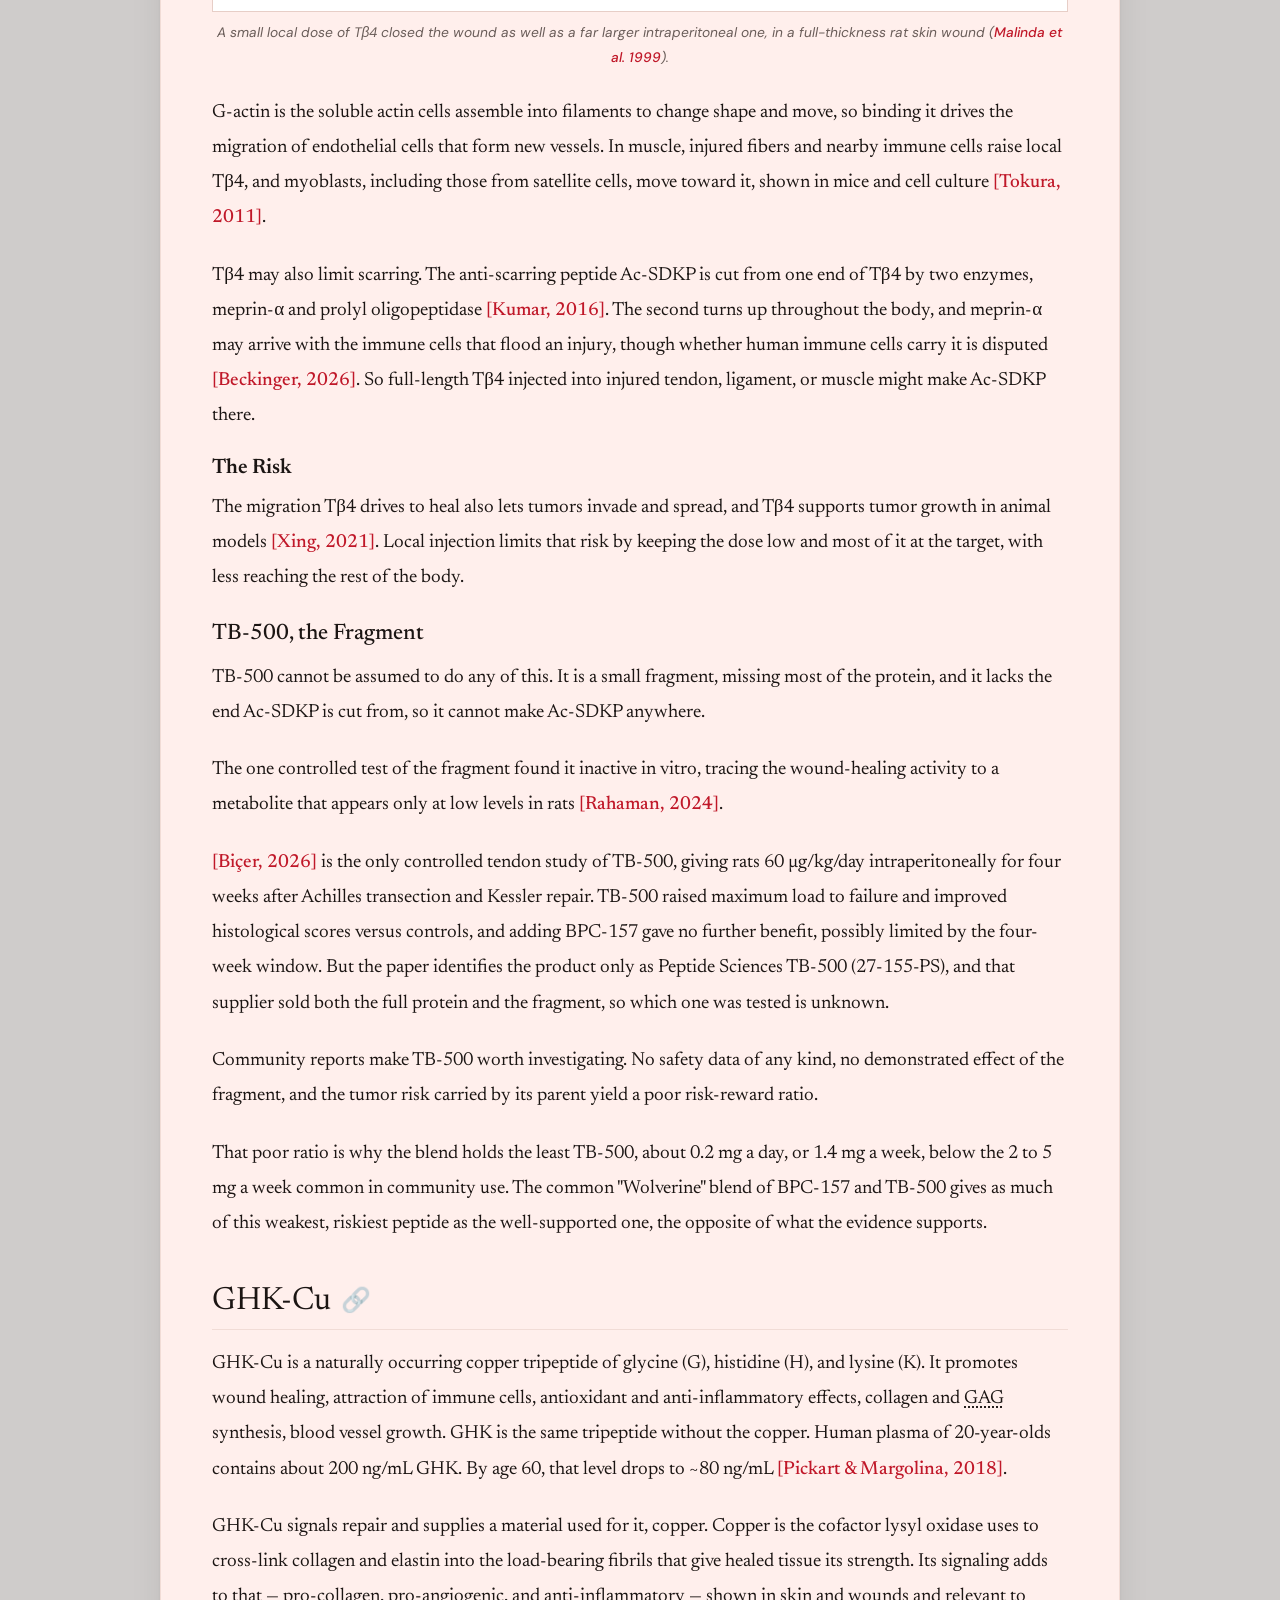
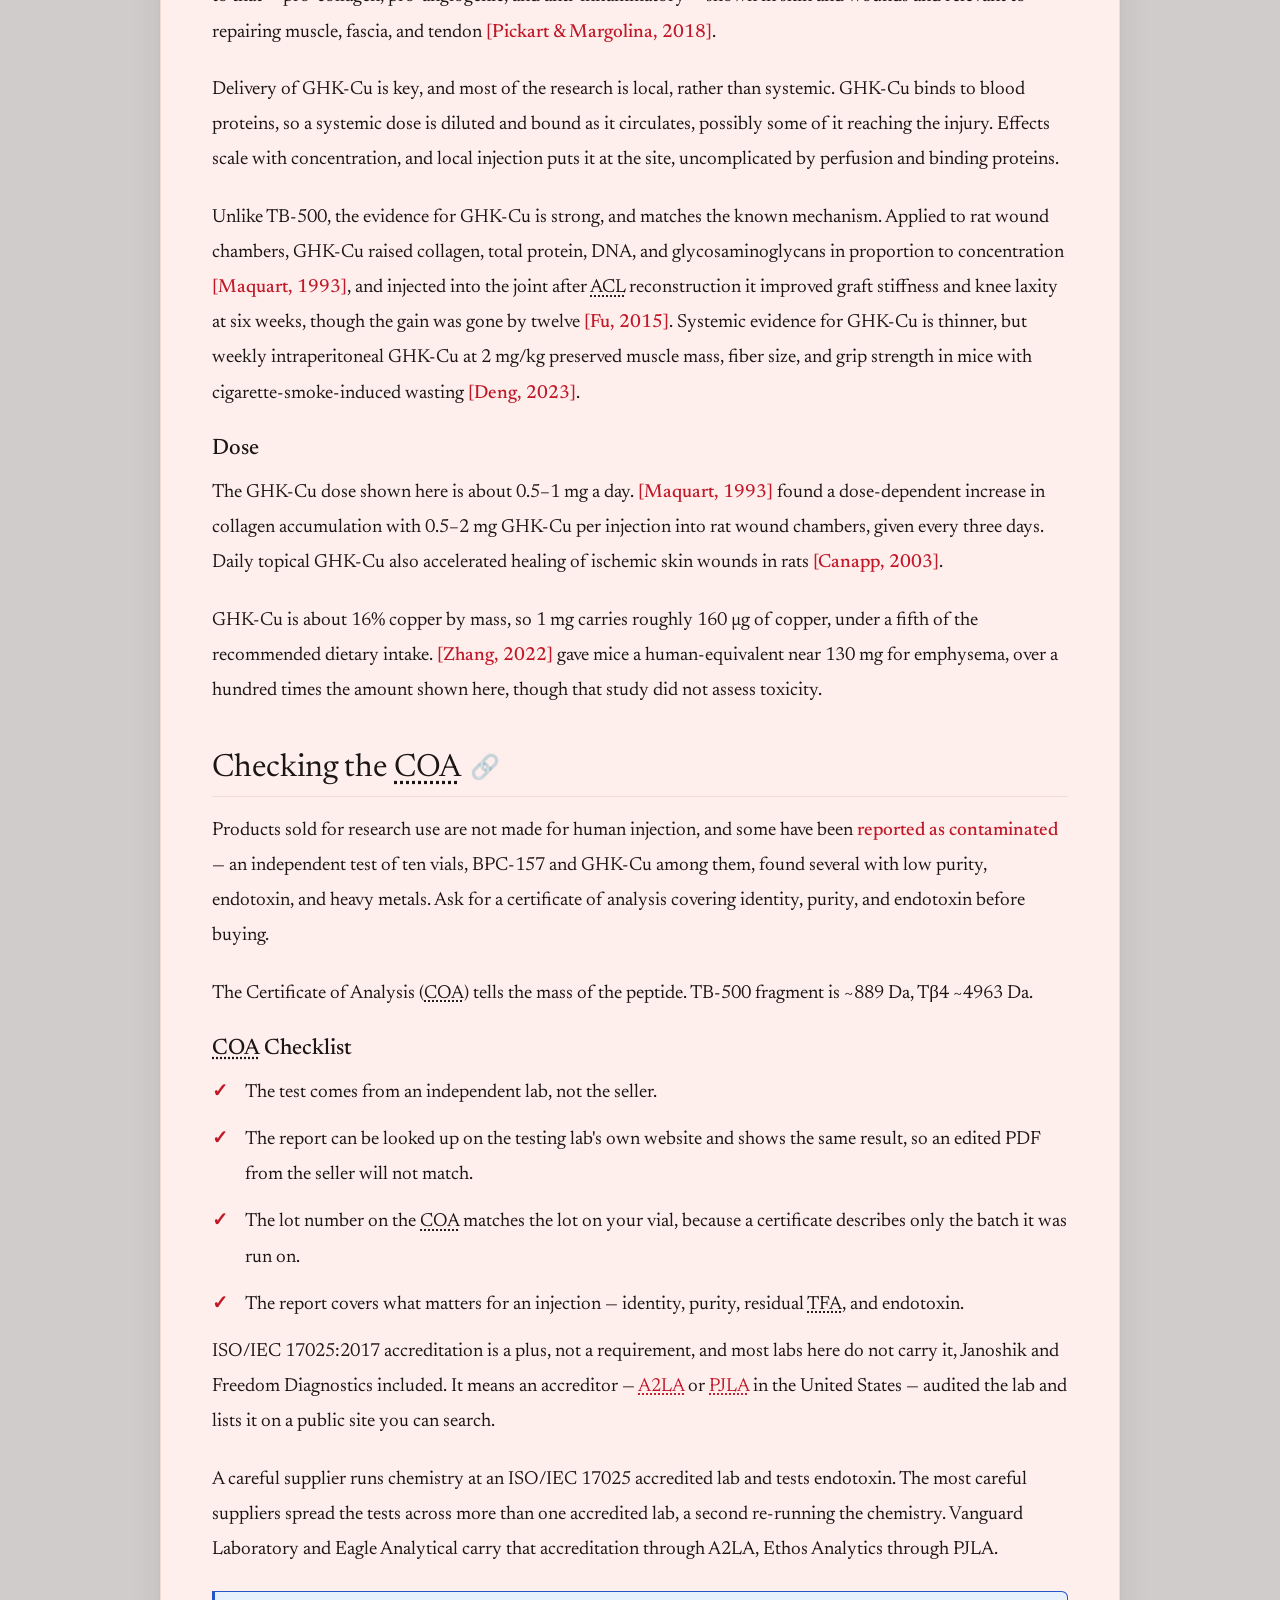
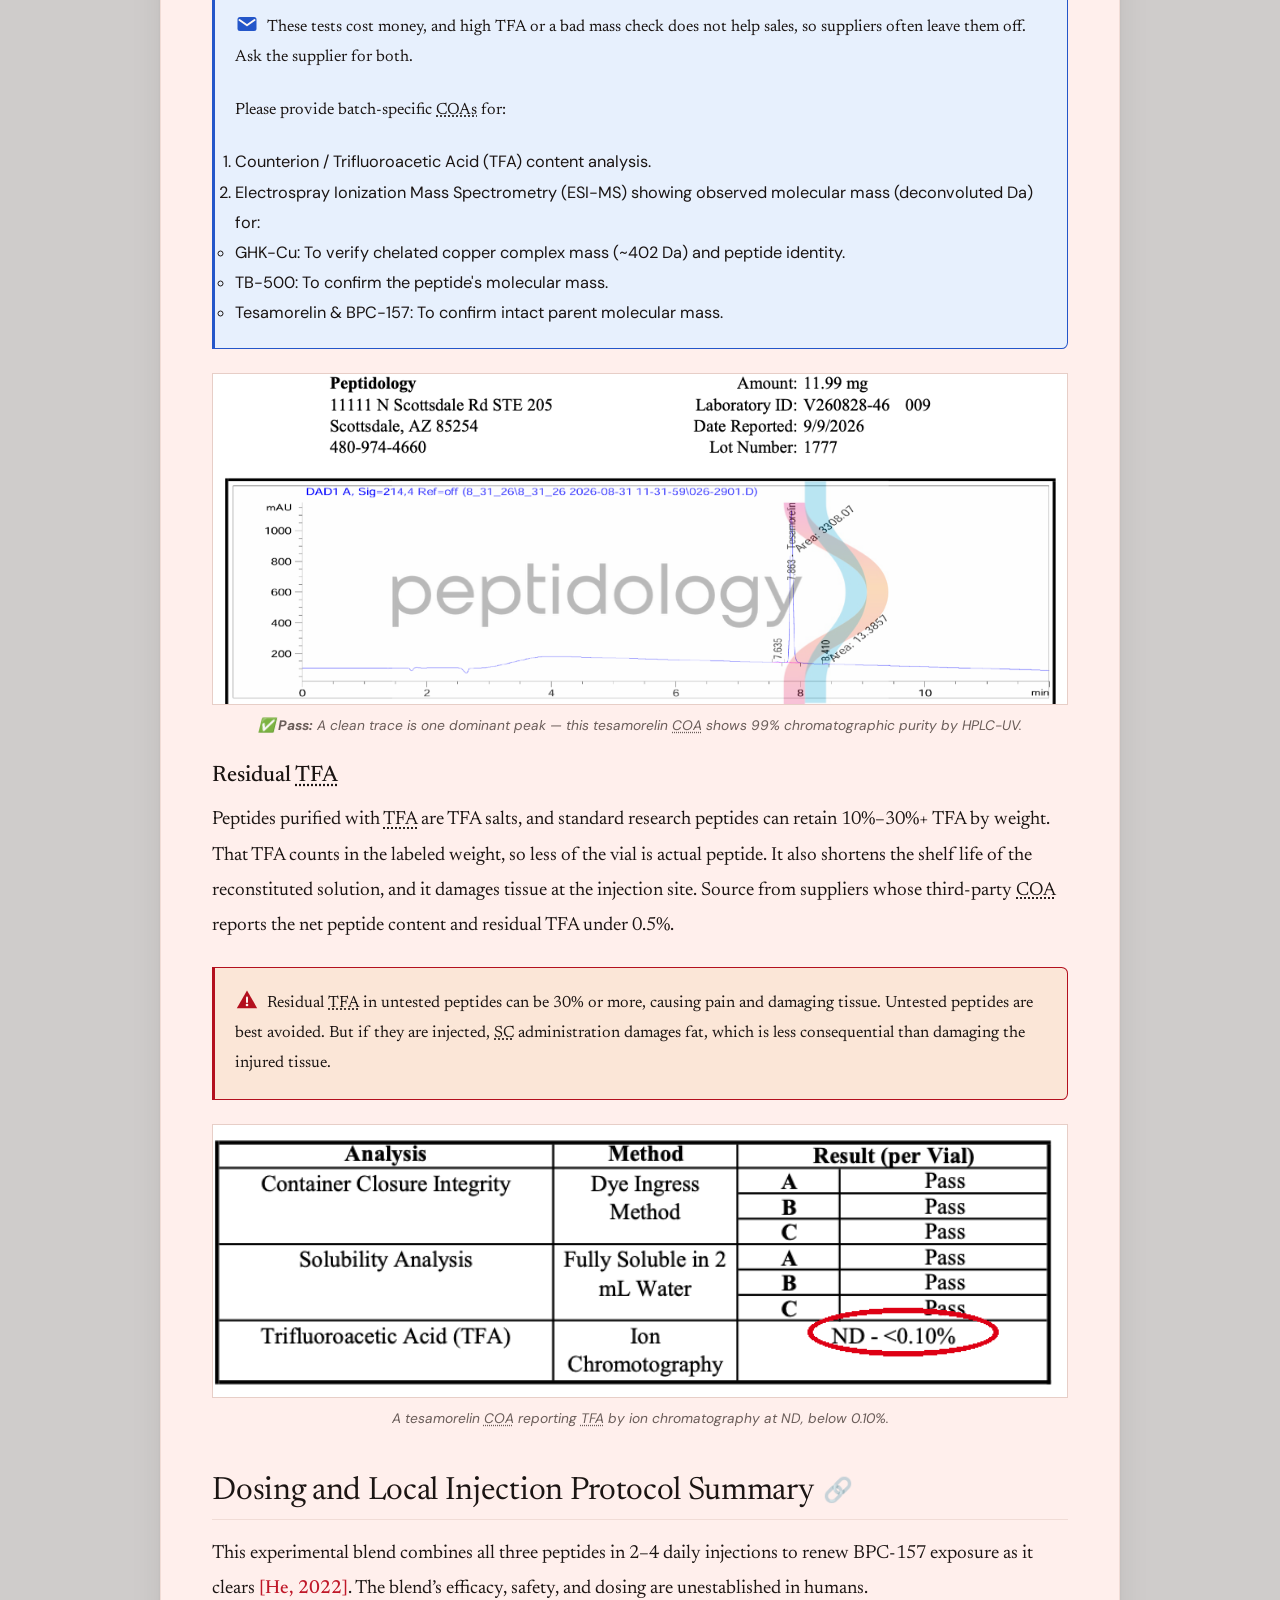
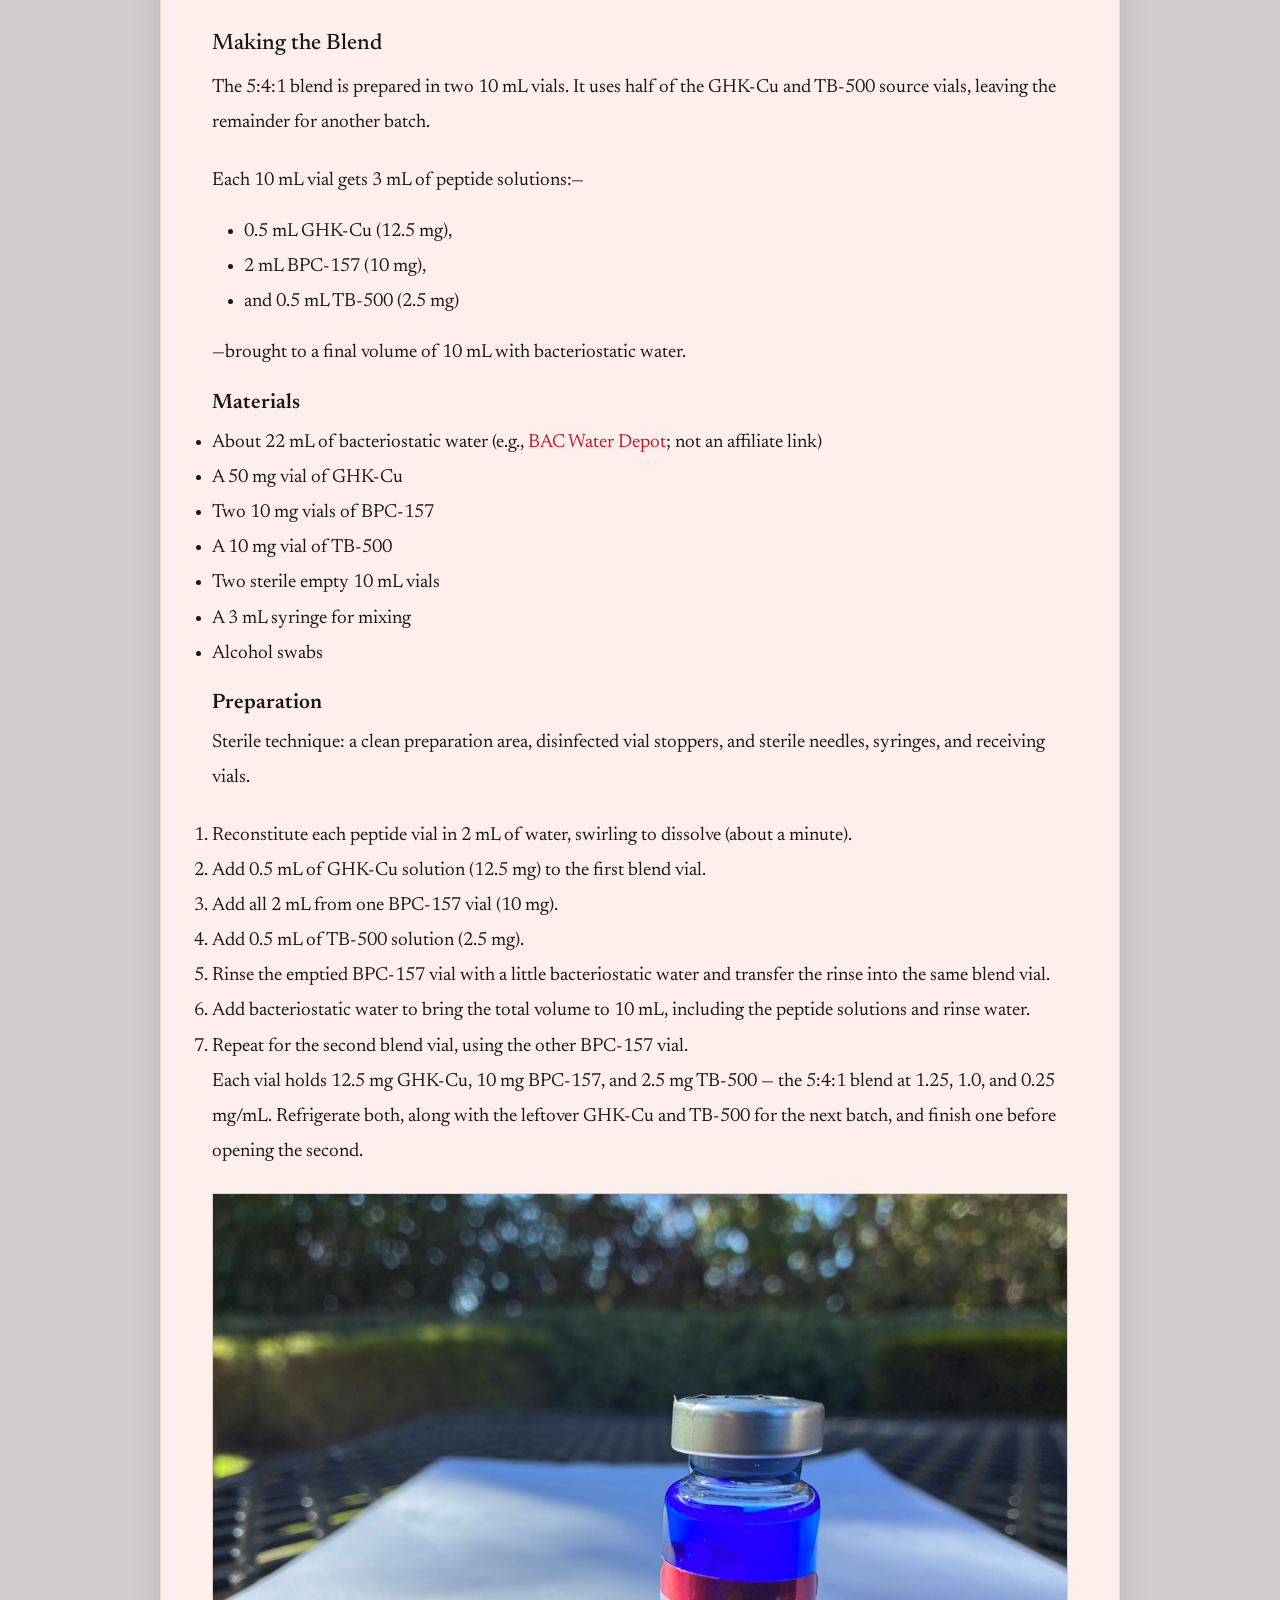
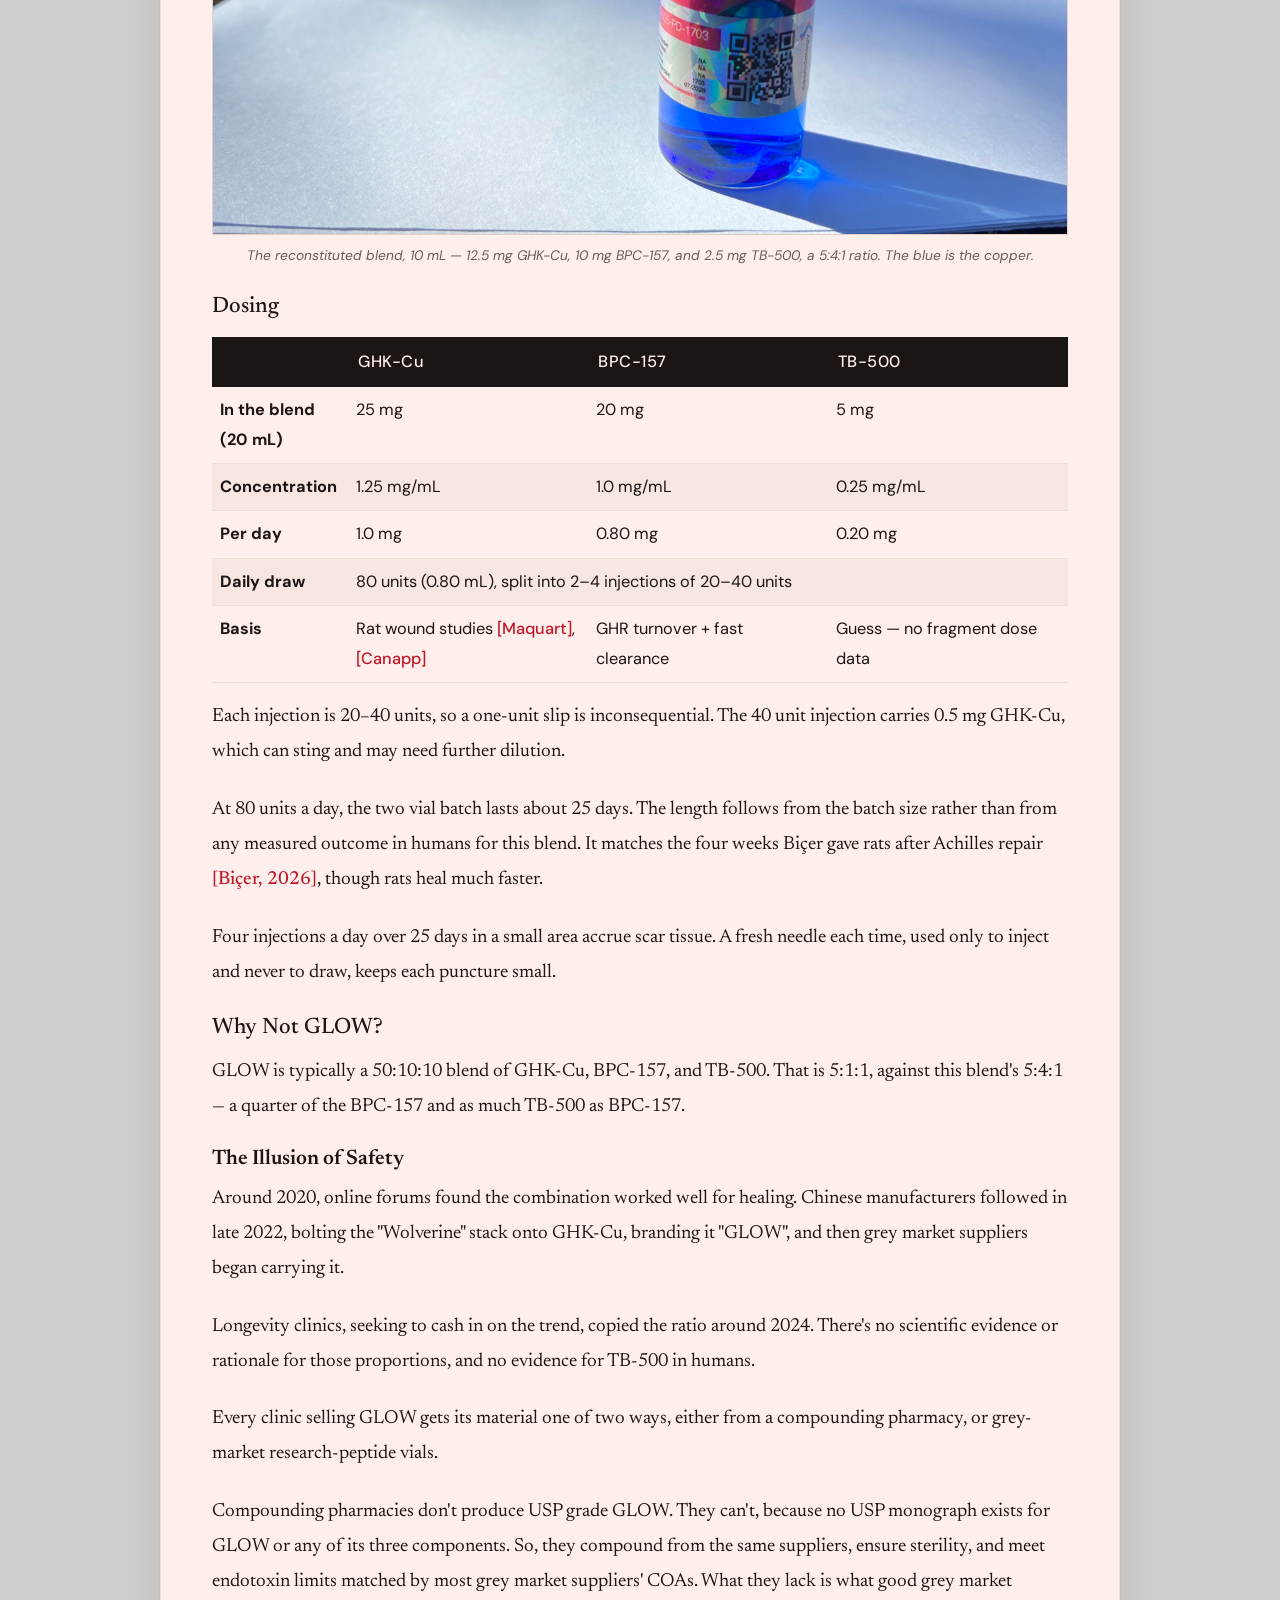
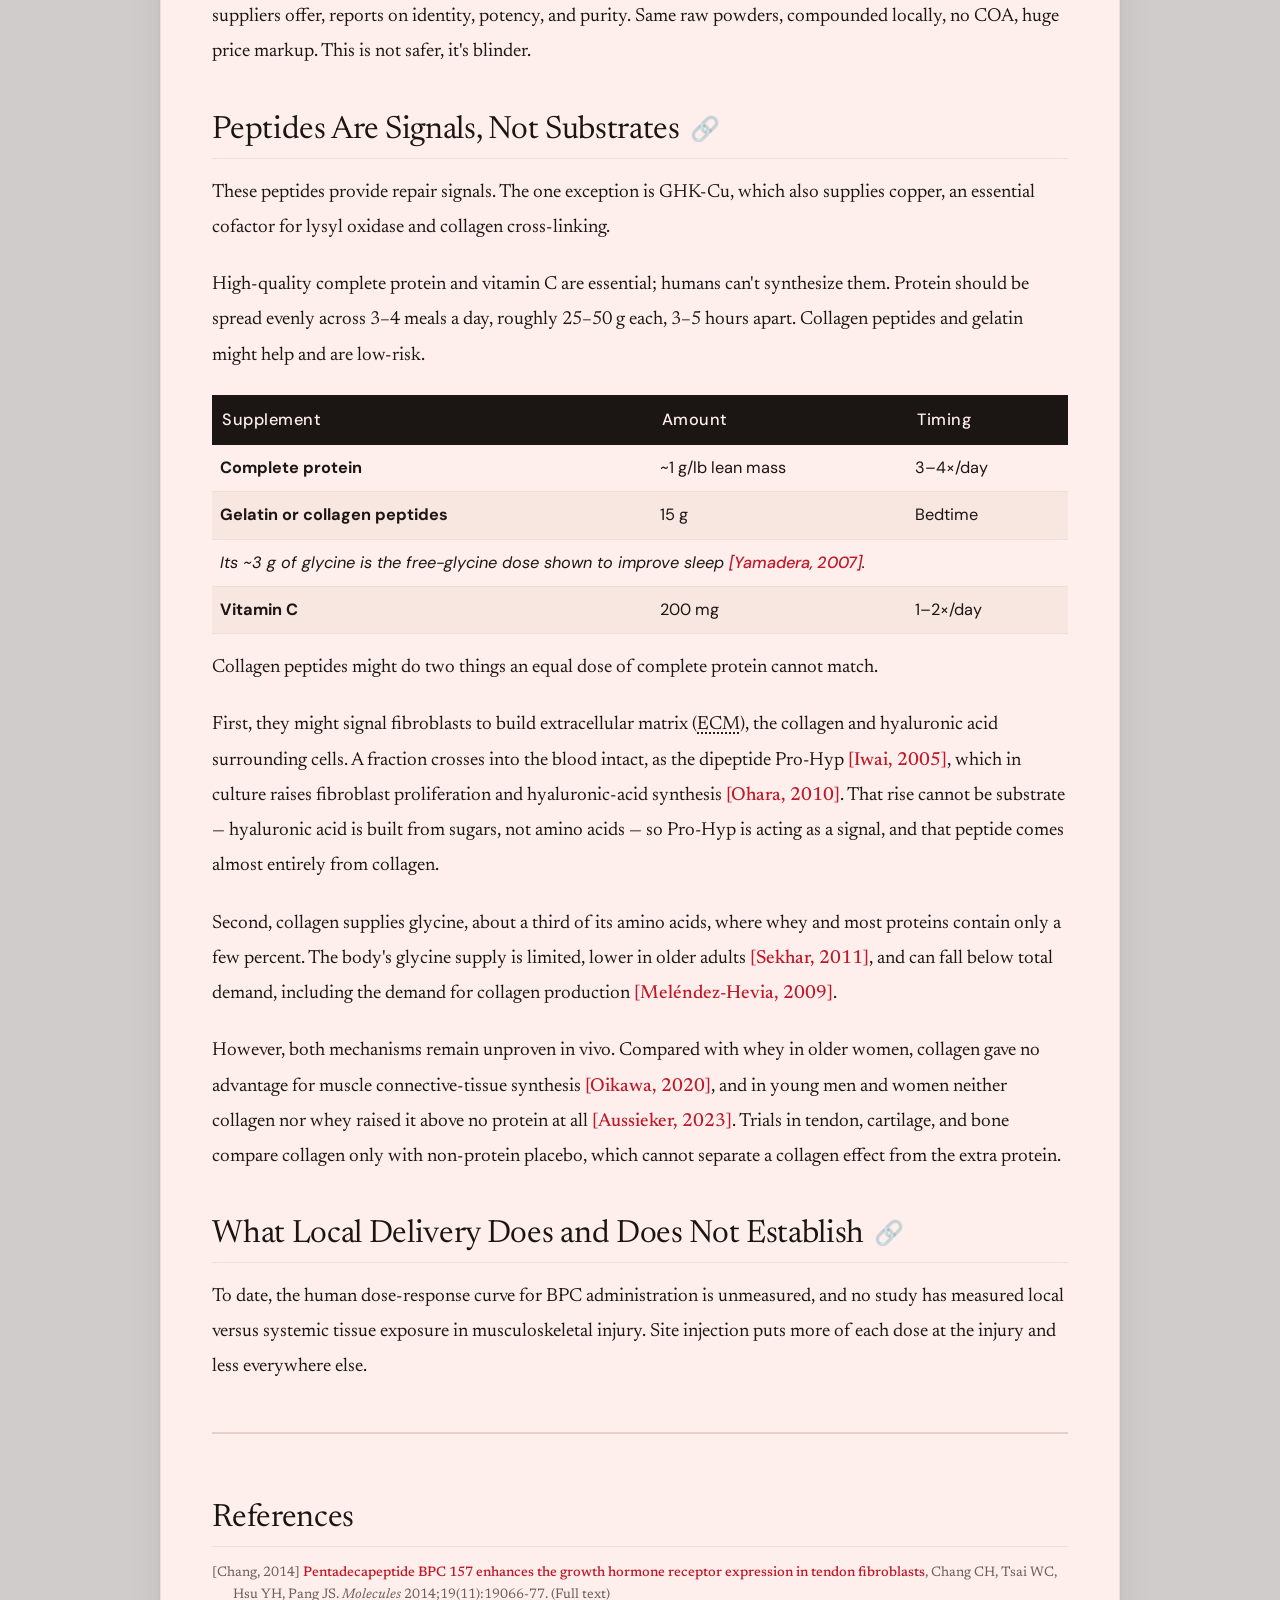
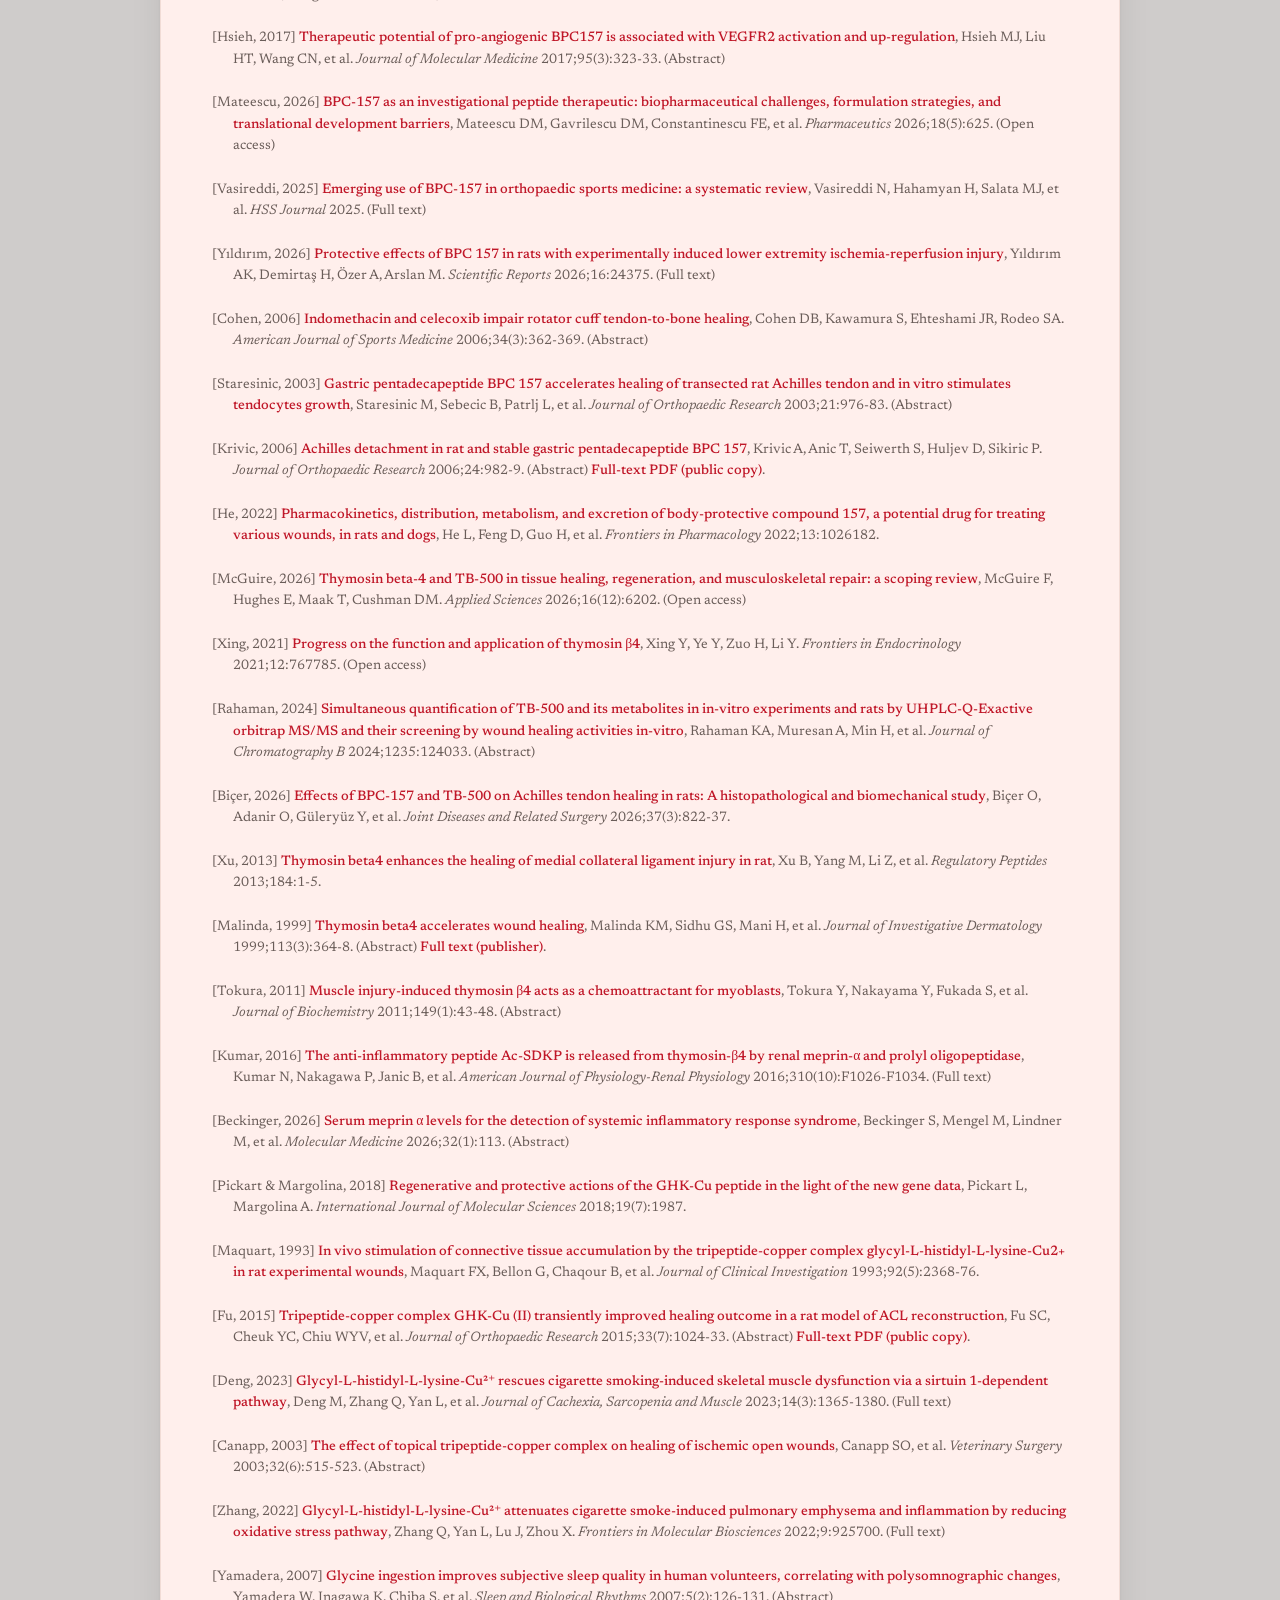
<file: articles/injury-site-injection/index.html>
<!DOCTYPE html>
<html lang="en">
<head>
<meta charset="UTF-8">
<meta name="viewport" content="width=device-width, initial-scale=1.0">
<title>DIY Injury Repair — Garrett Smith</title>
<link rel="stylesheet" href="/styles.css">
<script type="module" src="/scripts/image-lightbox.js"></script>
<script type="module" src="/scripts/abbr-popover.js"></script>
</head>
<body>

  <nav class="site-nav">
    <div class="container">
      <a href="/" class="site-nav__name">Garrett Smith</a>
      <ul class="site-nav__links">
        <li><a href="/#approach">Approach</a></li>
        <li><a href="/#services">Services</a></li>
        <li><a href="/articles/">Articles</a></li>
        <li><a href="/#contact">Contact</a></li>
      </ul>
    </div>
  </nav>

  <main class="article-page">

      <header>
        <p class="section__label">
          <svg class="eyebrow-doc" viewBox="0 0 24 24" aria-hidden="true">
            <path class="eyebrow-doc__page" d="M6 3 H14 L19 8 V21 H6 Z"/>
            <path class="eyebrow-doc__corner" d="M14 3 L19 8 H14 Z"/>
            <path class="eyebrow-doc__lines" d="M9 13 H16 M9 16.5 H16"/>
          </svg>Article
        </p>
        <h1>DIY Injury Repair — Injecting BPC-157, TB-500, and GHK-Cu Locally</h1>
        <p class="article-page__meta">2026 &mdash; <a href="/articles/">All Articles</a></p>
      </header>

      <article>

        <aside class="disclaimer">For informational purposes only. For medical advice or diagnosis, consult a healthcare professional.</aside>

        <section id="intro">
          <p>
            In rodents, BPC-157, Tβ4, and GHK-Cu improve healing. Subcutaneous injection is systemic, so the reasoning goes that that should work in humans, and many report that it does.
          </p>

          <p>This article argues for injecting at the injury itself, to carefully put more of the dose where it is needed, for better expected healing and less systemic spillover.</p>

          <p>It also covers what to buy, what to look for on the Certificate of Analysis (<abbr title="Certificate of Analysis">COA</abbr>), and how to build a recovery program around other peptides, nutrition, and exercise.</p>
        </section>

        <section id="injecting">
          <h2>Injecting <a class="section-link" href="/articles/injury-site-injection/#injecting">🔗</a></h2>

          <p>Local injection through a fine, sharp, sterile needle delivers the dose to the injury with minimal scarring. Use a thick needle to draw and 32 gauge or finer to inject.</p>

          <p>Deeper injuries need a longer and possibly thicker needle, 30-31g — a bigger hole, more scarring, fewer passes.</p>

          <p>For tendon problems, injecting near either end (its adjoining muscle or bony attachment) reaches its blood supply but clears fast. Injecting near the tendon’s midpoint drains slowly, but can be hard to hit blind (unguided), and risks touching (and scarring) the tendon. Both should still beat a systemic subcutaneous dose.</p>

          <p>Concentrated GHK-Cu stings. A more dilute reconstitution reduces the sting.</p>

          <aside class="guardrails">
            <p>Every injection risks infection, bleeding, and nerve or vessel damage. Always use sterile technique — wash your hands, wipe the vial stopper and the skin with alcohol, and use a fresh sterile needle each time. Pain that builds over the following hours or days, or spreading redness, swelling, warmth, or fever, are signs of infection that needs medical care.</p>
          </aside>

        </section>

        <section id="subcutaneous">
          <h2>A Closer Look at Human Subcutaneous Injection <a class="section-link" href="/articles/injury-site-injection/#subcutaneous">🔗</a></h2>

          <p>Most of the subcutaneous dose leaves the site to enter circulation, dispersing through the organism, with a fraction reaching the injured tissue through its blood supply.</p>

          <p>Humans are roughly two orders of magnitude heavier than rats, with liters rather than milliliters of blood and centimeter rather than millimeter delivery paths to sparsely vascularized tendons. The rats-therefore-humans inference doesn't hold.</p>

          <p>Injecting <abbr title="subcutaneous">SC</abbr> over the injury does not change the delivery problem. Some of the dose is broken down locally, and the rest drains into capillaries and lymphatics and goes systemic, reaching the injury only as a small circulating fraction. If the injectate is below the <abbr title="subcutaneous">SC</abbr> fat, some might reach the deep fascia and the muscle just beneath it.</p>

          <p>Local injection starts in the target tissue, before systemic dilution. How much that advantage matters depends on the peptide.</p>
        </section>

        <section id="bpc-157">
          <h2>BPC-157 <a class="section-link" href="/articles/injury-site-injection/#bpc-157">🔗</a></h2>

          <h3>How It Works</h3>

          <p>BPC-157 upregulates growth hormone receptor (<abbr title="growth hormone receptor">GHR</abbr>) <a href="#ref-chang" class="ref">[Chang, 2014]</a> and vascular endothelial growth factor receptor (<abbr title="vascular endothelial growth factor receptor 2">VEGFR2</abbr>) <a href="#ref-hsieh" class="ref">[Hsieh, 2017]</a>, and healing occurs for days following clearance <a href="#ref-mateescu" class="ref">[Mateescu, 2026]</a>.</p>

          <p><abbr title="growth hormone receptor">GHR</abbr> activation drives collagen production. Activated <abbr title="vascular endothelial growth factor receptor 2">VEGFR2</abbr> leads to new vessel formation. The new vessels bring in nutrients, growth factors, and macrophages, and remove waste.</p>

          <p>BPC-157 facilitates the repair that makes inflammation go away <a href="#ref-vasireddi" class="ref">[Vasireddi, 2025]</a>, <a href="#ref-yildirim" class="ref">[Yıldırım, 2026]</a>. As the repair clears and rebuilds the tissue, the inflammation resolves with the damage that drove it. NSAIDs can interfere with that repair signaling <a href="#ref-cohen" class="ref">[Cohen, 2006]</a>.</p>

          <h3>Why Local</h3>

          <p>Systemic doses depend on blood carrying the peptide to the target intact.</p>

          <p>Rats’ short circulation paths and fast heart rate (about 300 beats/min) probably shorten BPC-157 delivery time, helping more of the dose reach injuries before clearance, given its roughly 15-minute plasma half-life. Unsurprisingly, research shows intraperitoneal BPC-157 works in rats for tendon <a href="#ref-staresinic" class="ref">[Staresinic, 2003]</a> and tendon-to-bone healing <a href="#ref-krivic" class="ref">[Krivic, 2006]</a>.</p>

          <p>Intramuscular (<abbr title="intramuscular">IM</abbr>) injection at the injury gets the full dose to the target instantly, with systemic spillover at 14–19% in rats and 45–51% in dogs <a href="#ref-he" class="ref">[He, 2022]</a>.
          </p>

          <h3>How Long, and How Often?</h3>

          <p>Twice daily is a practical floor for BPC-157, not an optimum. Its half-life is 5–15 minutes in rats and beagles <a href="#ref-he" class="ref">[He, 2022]</a>, possibly longer in humans, and the GHR upregulation behind its tendon effect builds with sustained exposure, still rising at day three in cultured rat tendon fibroblasts <a href="#ref-chang" class="ref">[Chang, 2014]</a>. A single daily shot leaves the receptor unstimulated for most of the day, so if that pattern holds in tissue, frequent dosing approximates it better than one large dose.</p>

          <p>After <abbr title="intramuscular">IM</abbr> injection, blood BPC-157 was undetectable by four hours <a href="#ref-he" class="ref">[He, 2022]</a>. Its concentration and persistence at the injury remain unmeasured.</p>

          <p>Blind injections can miss the target. Small injections might be effective in vitro, but decrease the odds of reaching it. More frequent injections can improve those odds and should also keep local GHRs upregulated. But injections damage and scar tissue, and larger doses increase systemic spillover, so more isn’t better.</p>

          <p>Dosing can go with events that support repair. Training raises local perfusion, adds mechanical stimulus, and raises GH; hot showers increase perfusion (and cleanse the skin). GH also rises around sleep and acts through the <abbr title="growth hormone receptor">GHR</abbr> BPC-157 upregulates. Dosing just before training makes the peptide and mechanical signals coincide rather than follow each other.</p>

          <h3>Dose</h3>

          <p>
            The BPC-157 dose shown here is 400–1000 µg a day, split across 2–4 injections. This wide range is based on conventional dosing, animal pharmacokinetics, GHR turnover, injury type and severity, rather than measured healing outcomes in humans.
          </p>

          <h3>Cancer Risk</h3>

          <p>BPC-157 promotes angiogenesis <a href="#ref-hsieh" class="ref">[Hsieh, 2017]</a>, and upregulates GHR <a href="#ref-chang" class="ref">[Chang, 2014]</a>. If it circulates beyond the injury, it could support hidden tumors. </p>
        </section>


        <section id="gh-secretagogues">
          <h2>GH Secretagogues <a class="section-link" href="/articles/injury-site-injection/#gh-secretagogues">🔗</a></h2>
          <p>GH secretagogues like tesamorelin or GRF (1-29) benefit the upregulated GH receptors. This also raises systemic IGF-1, which is associated with higher cancer risk. These peptides act on the anterior pituitary and should not be locally injected.</p>
        </section>

        <section id="thymosin">
          <h2>Thymosin Beta-4 vs "TB-500" <a class="section-link" href="/articles/injury-site-injection/#thymosin">🔗</a></h2>

          <p>TB-500 is a seven-amino-acid fragment, <em>Ac-LKKTETQ</em>, of a 43-amino-acid protein, thymosin beta-4 (Tβ4). What the evidence shows for Tβ4 cannot be assumed to hold for TB-500 <a href="#ref-mcguire" class="ref">[McGuire, 2026]</a>.</p>

          <h3>Tβ4 Systemic vs Local and Mechanism of Action</h3>

          <p>Tβ4 binds G-actin to drive cell migration to injured tissue, and it also promotes vessel formation and cell survival <a href="#ref-xing" class="ref">[Xing, 2021]</a>. Animal studies, covered below, show it improves healing in connective tissue and skin.</p>

          <p>Local administration works. <a href="#ref-xu" class="ref">[Xu, 2013]</a> found that 1 µg of Tβ4 in fibrin, placed into a transected rat medial collateral ligament, improved collagen organization and biomechanics compared with fibrin alone.</p>

          <p>Local delivery matched the result of a far larger systemic dose, with about 4% as much Tβ4 in total. In a full-thickness rat skin wound, <a href="#ref-malinda" class="ref">[Malinda, 1999]</a> applied 5 µg of Tβ4 locally just twice, against 60 µg injected intraperitoneally every other day for seven days. The local route produced at least the same healing — more collagen deposition and angiogenesis — with effects by day 4.</p>

          <figure>
            <img src="media/malinda-topical-vs-ip.png" alt="Tβ4 reduced wound gap after either local or intraperitoneal administration in the same full-thickness rat skin-wound model.">
            <figcaption>A small local dose of Tβ4 closed the wound as well as a far larger intraperitoneal one, in a full-thickness rat skin wound (<a href="#ref-malinda" class="ref">Malinda et al. 1999</a>).</figcaption>
          </figure>

          <p>G-actin is the soluble actin cells assemble into filaments to change shape and move, so binding it drives the migration of endothelial cells that form new vessels. In muscle, injured fibers and nearby immune cells raise local Tβ4, and myoblasts, including those from satellite cells, move toward it, shown in mice and cell culture <a href="#ref-tokura" class="ref">[Tokura, 2011]</a>.</p>

          <p>Tβ4 may also limit scarring. The anti-scarring peptide Ac-SDKP is cut from one end of Tβ4 by two enzymes, meprin-α and prolyl oligopeptidase <a href="#ref-kumar" class="ref">[Kumar, 2016]</a>. The second turns up throughout the body, and meprin-α may arrive with the immune cells that flood an injury, though whether human immune cells carry it is disputed <a href="#ref-beckinger" class="ref">[Beckinger, 2026]</a>. So full-length Tβ4 injected into injured tendon, ligament, or muscle might make Ac-SDKP there.</p>

          <h4>The Risk</h4>

          <p>The migration Tβ4 drives to heal also lets tumors invade and spread, and Tβ4 supports tumor growth in animal models <a href="#ref-xing" class="ref">[Xing, 2021]</a>. Local injection limits that risk by keeping the dose low and most of it at the target, with less reaching the rest of the body.</p>

          <h3>TB-500, the Fragment</h3>

          <p>TB-500 cannot be assumed to do any of this. It is a small fragment, missing most of the protein, and it lacks the end Ac-SDKP is cut from, so it cannot make Ac-SDKP anywhere.</p>

          <p>The one controlled test of the fragment found it inactive in vitro, tracing the wound-healing activity to a metabolite that appears only at low levels in rats <a href="#ref-rahaman" class="ref">[Rahaman, 2024]</a>.</p>

          <p><a href="#ref-bicer" class="ref">[Biçer, 2026]</a> is the only controlled tendon study of TB-500, giving rats 60 µg/kg/day intraperitoneally for four weeks after Achilles transection and Kessler repair. TB-500 raised maximum load to failure and improved histological scores versus controls, and adding BPC-157 gave no further benefit, possibly limited by the four-week window. But the paper identifies the product only as Peptide Sciences TB-500 (27-155-PS), and that supplier sold both the full protein and the fragment, so which one was tested is unknown.</p>

          <p>Community reports make TB-500 worth investigating. No safety data of any kind, no demonstrated effect of the fragment, and the tumor risk carried by its parent yield a poor risk-reward ratio.</p>

          <p>That poor ratio is why the blend holds the least TB-500, about 0.2 mg a day, or 1.4 mg a week, below the 2 to 5 mg a week common in community use. The common "Wolverine" blend of BPC-157 and TB-500 gives as much of this weakest, riskiest peptide as the well-supported one, the opposite of what the evidence supports.</p>
        </section>

        <section id="ghk-cu">
          <h2>GHK-Cu <a class="section-link" href="/articles/injury-site-injection/#ghk-cu">🔗</a></h2>

          <p>GHK-Cu is a naturally occurring copper tripeptide of glycine (G), histidine (H), and lysine (K). It promotes wound healing, attraction of immune cells, antioxidant and anti-inflammatory effects, collagen and <abbr title="glycosaminoglycan">GAG</abbr> synthesis, blood vessel growth. GHK is the same tripeptide without the copper. Human plasma of 20-year-olds contains about 200 ng/mL GHK. By age 60, that level drops to ~80 ng/mL <a href="#ref-pickart" class="ref">[Pickart &amp; Margolina, 2018]</a>.
          </p>
          <p>
          GHK-Cu signals repair and supplies a material used for it, copper. Copper is the cofactor lysyl oxidase uses to cross-link collagen and elastin into the load-bearing fibrils that give healed tissue its strength. Its signaling adds to that — pro-collagen, pro-angiogenic, and anti-inflammatory — shown in skin and wounds and relevant to repairing muscle, fascia, and tendon <a href="#ref-pickart" class="ref">[Pickart &amp; Margolina, 2018]</a>.</p>

          <p>Delivery of GHK-Cu is key, and most of the research is local, rather than systemic. GHK-Cu binds to blood proteins, so a systemic dose is diluted and bound as it circulates, possibly some of it reaching the injury. Effects scale with concentration, and local injection puts it at the site, uncomplicated by perfusion and binding proteins.</p>

          <p>Unlike TB-500, the evidence for GHK-Cu is strong, and matches the known mechanism. Applied to rat wound chambers, GHK-Cu raised collagen, total protein, DNA, and glycosaminoglycans in proportion to concentration <a href="#ref-maquart" class="ref">[Maquart, 1993]</a>, and injected into the joint after <abbr title="anterior cruciate ligament">ACL</abbr> reconstruction it improved graft stiffness and knee laxity at six weeks, though the gain was gone by twelve <a href="#ref-fu" class="ref">[Fu, 2015]</a>. Systemic evidence for GHK-Cu is thinner, but weekly intraperitoneal GHK-Cu at 2 mg/kg preserved muscle mass, fiber size, and grip strength in mice with cigarette-smoke-induced wasting <a href="#ref-deng" class="ref">[Deng, 2023]</a>.</p>

          <h3>Dose</h3>

          <p>The GHK-Cu dose shown here is about 0.5–1 mg a day. <a href="#ref-maquart" class="ref">[Maquart, 1993]</a> found a dose-dependent increase in collagen accumulation with 0.5–2 mg GHK-Cu per injection into rat wound chambers, given every three days. Daily topical GHK-Cu also accelerated healing of ischemic skin wounds in rats <a href="#ref-canapp" class="ref">[Canapp, 2003]</a>.</p>

          <p>GHK-Cu is about 16% copper by mass, so 1 mg carries roughly 160 µg of copper, under a fifth of the recommended dietary intake. <a href="#ref-zhang" class="ref">[Zhang, 2022]</a> gave mice a human-equivalent near 130 mg for emphysema, over a hundred times the amount shown here, though that study did not assess toxicity.</p>

        </section>

        <section id="checking-coa">
          <h2>Checking the <abbr title="Certificate of Analysis">COA</abbr> <a class="section-link" href="/articles/injury-site-injection/#checking-coa">🔗</a></h2>

          <p>Products sold for research use are not made for human injection, and some have been <a href="https://thepeptidelist.com/articles/peptide-lab-testing-investigation" class="ref">reported as contaminated</a> &mdash; an independent test of ten vials, BPC-157 and GHK-Cu among them, found several with low purity, endotoxin, and heavy metals. Ask for a certificate of analysis covering identity, purity, and endotoxin before buying.</p>

          <p>The Certificate of Analysis (<abbr title="Certificate of Analysis">COA</abbr>) tells the mass of the peptide. TB-500 fragment is ~889 Da, Tβ4 ~4963 Da.</p>

          <h3><abbr title="Certificate of Analysis">COA</abbr> Checklist</h3>

          <ul class="coa-checklist">
            <li>The test comes from an independent lab, not the seller.</li>
            <li>The report can be looked up on the testing lab's own website and shows the same result, so an edited PDF from the seller will not match.</li>
            <li>The lot number on the <abbr title="Certificate of Analysis">COA</abbr> matches the lot on your vial, because a certificate describes only the batch it was run on.</li>
            <li>The report covers what matters for an injection — identity, purity, residual <abbr title="trifluoroacetic acid">TFA</abbr>, and endotoxin.</li>
          </ul>

          <p>ISO/IEC 17025:2017 accreditation is a plus, not a requirement, and most labs here do not carry it, Janoshik and Freedom Diagnostics included. It means an accreditor &mdash; <a href="https://customer.a2la.org/index.cfm?event=directory.index"><abbr title="American Association for Laboratory Accreditation">A2LA</abbr></a> or <a href="https://www.pjlabs.com/search-accredited-organizations"><abbr title="Perry Johnson Laboratory Accreditation">PJLA</abbr></a> in the United States &mdash; audited the lab and lists it on a public site you can search.</p>

          <p>A careful supplier runs chemistry at an ISO/IEC 17025 accredited lab and tests endotoxin. The most careful suppliers spread the tests across more than one accredited lab, a second re-running the chemistry. Vanguard Laboratory and Eagle Analytical carry that accreditation through A2LA, Ethos Analytics through PJLA.</p>

          <aside class="letter">
            <p>These tests cost money, and high TFA or a bad mass check does not help sales, so suppliers often leave them off. Ask the supplier for both.</p>
            <blockquote>
              <p>Please provide batch-specific <abbr title="Certificates of Analysis">COAs</abbr> for:</p>
              <ol>
                <li>Counterion / Trifluoroacetic Acid (TFA) content analysis.</li>
                <li>Electrospray Ionization Mass Spectrometry (ESI-MS) showing observed molecular mass (deconvoluted Da) for:
                  <ul>
                    <li>GHK-Cu: To verify chelated copper complex mass (~402 Da) and peptide identity.</li>
                    <li>TB-500: To confirm the peptide's molecular mass.</li>
                    <li>Tesamorelin &amp; BPC-157: To confirm intact parent molecular mass.</li>
                  </ul>
                </li>
              </ol>
            </blockquote>
          </aside>

          <figure>
            <a class="coa-crop coa-crop--chromo lightbox-link" href="media/coa-tesa-chromatogram.png" title="Open the full certificate">
              <img src="media/coa-tesa-chromatogram.png" alt="HPLC-UV chromatogram from a tesamorelin certificate of analysis, showing a single dominant tesamorelin peak at about 7.9 minutes on a flat baseline, at 99% chromatographic purity.">
            </a>
            <figcaption><strong>✅ Pass:</strong> A clean trace is one dominant peak — this tesamorelin <abbr title="Certificate of Analysis">COA</abbr> shows 99% chromatographic purity by HPLC-UV.</figcaption>
          </figure>

          <h3>Residual <abbr title="trifluoroacetic acid">TFA</abbr></h3>

          <p>Peptides purified with <abbr title="trifluoroacetic acid">TFA</abbr> are TFA salts, and standard research peptides can retain 10%–30%+ TFA by weight. That TFA counts in the labeled weight, so less of the vial is actual peptide. It also shortens the shelf life of the reconstituted solution, and it damages tissue at the injection site. Source from suppliers whose third-party <abbr title="Certificate of Analysis">COA</abbr> reports the net peptide content and residual TFA under 0.5%.</p>

          <aside class="guardrails">
            <p>Residual <abbr title="trifluoroacetic acid">TFA</abbr> in untested peptides can be 30% or more, causing pain and damaging tissue. Untested peptides are best avoided. But if they are injected, <abbr title="subcutaneous">SC</abbr> administration damages fat, which is less consequential than damaging the injured tissue.</p>
          </aside>

          <figure>
            <a class="coa-crop coa-crop--tesa lightbox-link" href="media/coa-tesa-tfa.png" title="Open the full certificate">
              <img src="media/coa-tesa-tfa.png" alt="Certificate of analysis testing trifluoroacetic acid by ion chromatography, result ND below 0.10%, circled.">
            </a>
            <figcaption>A tesamorelin <abbr title="Certificate of Analysis">COA</abbr> reporting <abbr title="trifluoroacetic acid">TFA</abbr> by ion chromatography at ND, below 0.10%.</figcaption>
          </figure>
        </section>

        <section id="protocol-summary">
          <h2>Dosing and Local Injection Protocol Summary <a class="section-link" href="/articles/injury-site-injection/#protocol-summary">🔗</a></h2>

          <p>This experimental blend combines all three peptides in 2–4 daily injections to renew BPC-157 exposure as it clears <a href="#ref-he" class="ref">[He, 2022]</a>. The blend’s efficacy, safety, and dosing are unestablished in humans.</p>

          <h3>Making the Blend</h3>
          <p>
            The 5:4:1 blend is prepared in two 10 mL vials. It uses half of the GHK-Cu and TB-500 source vials, leaving the remainder for another batch.
          </p>
          <div class="interrupted-flow">
            <div class="flow-segment">
              Each 10 mL vial gets 3 mL of peptide solutions:—
            </div>
            <ul class="embedded-block">
              <li>0.5 mL GHK-Cu (12.5 mg),</li>
              <li>2 mL BPC-157 (10 mg),</li>
              <li>and 0.5 mL TB-500 (2.5 mg)</li>
            </ul>
            <div class="flow-segment">
              —brought to a final volume of 10 mL with bacteriostatic water.
            </div>
          </div>
          <h4>Materials</h4>
          <ul>
            <li>About 22 mL of bacteriostatic water
              (e.g., <a href="https://bacwaterdepot.com/">BAC Water Depot</a>;
              not an affiliate link)</li>
            <li>A 50 mg vial of GHK-Cu</li>
            <li>Two 10 mg vials of BPC-157</li>
            <li>A 10 mg vial of TB-500</li>
            <li>Two sterile empty 10 mL vials</li>
            <li>A 3 mL syringe for mixing</li>
            <li>Alcohol swabs</li>
          </ul>

          <h4>Preparation</h4>
          <p>
            Sterile technique: a clean preparation area, disinfected vial stoppers, and sterile needles, syringes, and receiving vials.
          </p>
          <ol>
            <li>Reconstitute each peptide vial in 2 mL of water, swirling to dissolve (about a minute).</li>
            <li>Add 0.5 mL of GHK-Cu solution (12.5 mg) to the first blend vial.</li>
            <li>Add all 2 mL from one BPC-157 vial (10 mg).</li>
            <li>Add 0.5 mL of TB-500 solution (2.5 mg).</li>
            <li>Rinse the emptied BPC-157 vial with a little bacteriostatic water and transfer the rinse into the same blend vial.</li>
            <li>Add bacteriostatic water to bring the total volume to 10 mL, including the peptide solutions and rinse water.</li>
            <li>Repeat for the second blend vial, using the other BPC-157 vial.</li>
          </ol>

          <p>Each vial holds 12.5 mg GHK-Cu, 10 mg BPC-157, and 2.5 mg TB-500 — the 5:4:1 blend at 1.25, 1.0, and 0.25 mg/mL. Refrigerate both, along with the leftover GHK-Cu and TB-500 for the next batch, and finish one before opening the second.</p>

          <figure>
            <img src="media/blend-vial.jpg" alt="A reconstituted vial of the blend, blue from the GHK-Cu copper.">
            <figcaption>The reconstituted blend, 10 mL — 12.5 mg GHK-Cu, 10 mg BPC-157, and 2.5 mg TB-500, a 5:4:1 ratio. The blue is the copper.</figcaption>
          </figure>

          <h3>Dosing</h3>

          <table class="biohack-table biohack-table--fixed">
            <thead>
              <tr>
                <th scope="col"></th>
                <th scope="col">GHK-Cu</th>
                <th scope="col">BPC-157</th>
                <th scope="col">TB-500</th>
              </tr>
            </thead>
            <tbody>
              <tr>
                <td><strong>In the blend (20 mL)</strong></td>
                <td>25 mg</td>
                <td>20 mg</td>
                <td>5 mg</td>
              </tr>
              <tr>
                <td><strong>Concentration</strong></td>
                <td>1.25 mg/mL</td>
                <td>1.0 mg/mL</td>
                <td>0.25 mg/mL</td>
              </tr>
              <tr>
                <td><strong>Per day</strong></td>
                <td>1.0 mg</td>
                <td>0.80 mg</td>
                <td>0.20 mg</td>
              </tr>
              <tr>
                <td><strong>Daily draw</strong></td>
                <td colspan="3">80 units (0.80 mL), split into 2–4 injections of 20–40 units</td>
              </tr>
              <tr>
                <td><strong>Basis</strong></td>
                <td>Rat wound studies <a href="#ref-maquart" class="ref">[Maquart]</a>, <a href="#ref-canapp" class="ref">[Canapp]</a></td>
                <td>GHR turnover + fast clearance</td>
                <td>Guess — no fragment dose data</td>
              </tr>
            </tbody>
          </table>

          <p>Each injection is 20–40 units, so a one-unit slip is inconsequential. The 40 unit injection carries 0.5 mg GHK-Cu, which can sting and may need further dilution.</p>

          <p>At 80 units a day, the two vial batch lasts about 25 days. The length follows from the batch size rather than from any measured outcome in humans for this blend. It matches the four weeks Biçer gave rats after Achilles repair <a href="#ref-bicer" class="ref">[Biçer, 2026]</a>, though rats heal much faster.</p>

          <p>Four injections a day over 25 days in a small area accrue scar tissue. A fresh needle each time, used only to inject and never to draw, keeps each puncture small.</p>

          <h3>Why Not GLOW?</h3>

          <p>GLOW is typically a 50:10:10 blend of GHK-Cu, BPC-157, and TB-500. That is 5:1:1, against this blend's 5:4:1 — a quarter of the BPC-157 and as much TB-500 as BPC-157. </p>

  <h4>The Illusion of Safety</h4>

          <p>
            Around 2020, online forums found the combination worked well for healing. Chinese manufacturers followed in late 2022, bolting the "Wolverine" stack onto GHK-Cu, branding it "GLOW", and then grey market suppliers began carrying it.
          </p>
          <p>
            Longevity clinics, seeking to cash in on the trend, copied the ratio around 2024. There's no scientific evidence or rationale for those proportions, and no evidence for TB-500 in humans.
          </p>
          <p>
            Every clinic selling GLOW gets its material one of two ways, either from a compounding pharmacy, or grey-market research-peptide vials.
          </p>
          <p>
            Compounding pharmacies don't produce USP grade GLOW. They can't, because no USP monograph exists for GLOW or any of its three components. So, they compound from the same suppliers, ensure sterility, and meet endotoxin limits matched by most grey market suppliers' COAs. What they lack is what good grey market suppliers offer, reports on identity, potency, and purity. Same raw powders, compounded locally, no COA, huge price markup. This is not safer, it's blinder.
          </p>

        </section>

        <section id="materials">
          <h2>Peptides Are Signals, Not Substrates <a class="section-link" href="/articles/injury-site-injection/#materials">🔗</a></h2>

          <p>These peptides provide repair signals. The one exception is GHK-Cu, which also supplies copper, an essential cofactor for lysyl oxidase and collagen cross-linking.</p>

          <p>High-quality complete protein and vitamin C are essential; humans can't synthesize them. Protein should be spread evenly across 3–4 meals a day, roughly 25–50 g each, 3–5 hours apart. Collagen peptides and gelatin might help and are low-risk.</p>

          <table class="biohack-table">
            <thead>
              <tr>
                <th scope="col">Supplement</th>
                <th scope="col">Amount</th>
                <th scope="col">Timing</th>
              </tr>
            </thead>
            <tbody>
              <tr>
                <td><strong>Complete protein</strong></td>
                <td>~1 g/lb lean mass</td>
                <td>3–4×/day</td>
              </tr>
              <tr>
                <td><strong>Gelatin or collagen peptides</strong></td>
                <td>15 g</td>
                <td>Bedtime</td>
              </tr>
              <tr>
                <td colspan="3" class="table-note"><em>Its ~3 g of glycine is the free-glycine dose shown to improve sleep <a href="#ref-yamadera" class="ref">[Yamadera, 2007]</a>.</em></td>
              </tr>
              <tr>
                <td><strong>Vitamin C</strong></td>
                <td>200 mg</td>
                <td>1–2×/day</td>
              </tr>
            </tbody>
          </table>

          <p>Collagen peptides might do two things an equal dose of complete protein cannot match.</p>

          <p>First, they might signal fibroblasts to build extracellular matrix (<abbr title="extracellular matrix">ECM</abbr>), the collagen and hyaluronic acid surrounding cells. A fraction crosses into the blood intact, as the dipeptide Pro-Hyp <a href="#ref-iwai" class="ref">[Iwai, 2005]</a>, which in culture raises fibroblast proliferation and hyaluronic-acid synthesis <a href="#ref-ohara" class="ref">[Ohara, 2010]</a>. That rise cannot be substrate — hyaluronic acid is built from sugars, not amino acids — so Pro-Hyp is acting as a signal, and that peptide comes almost entirely from collagen.</p>

          <p>Second, collagen supplies glycine, about a third of its amino acids, where whey and most proteins contain only a few percent. The body's glycine supply is limited, lower in older adults <a href="#ref-sekhar" class="ref">[Sekhar, 2011]</a>, and can fall below total demand, including the demand for collagen production <a href="#ref-melendez" class="ref">[Meléndez-Hevia, 2009]</a>.</p>

          <p>However, both mechanisms remain unproven in vivo. Compared with whey in older women, collagen gave no advantage for muscle connective-tissue synthesis <a href="#ref-oikawa" class="ref">[Oikawa, 2020]</a>, and in young men and women neither collagen nor whey raised it above no protein at all <a href="#ref-aussieker" class="ref">[Aussieker, 2023]</a>. Trials in tendon, cartilage, and bone compare collagen only with non-protein placebo, which cannot separate a collagen effect from the extra protein.</p>
        </section>

        <section id="conclusion">
          <h2>What Local Delivery Does and Does Not Establish <a class="section-link" href="/articles/injury-site-injection/#conclusion">🔗</a></h2>

          <p>
              To date, the human dose-response curve for BPC administration is unmeasured, and no study has measured local versus systemic tissue exposure in musculoskeletal injury. Site injection puts more of each dose at the injury and less everywhere else.
          </p>
        </section>

        <div class="article-references" id="references">
          <h2>References</h2>

          <p id="ref-chang">[Chang, 2014] <a href="https://pmc.ncbi.nlm.nih.gov/articles/PMC6271067/" class="ref">Pentadecapeptide BPC 157 enhances the growth hormone receptor expression in tendon fibroblasts</a>, Chang CH, Tsai WC, Hsu YH, Pang JS. <em>Molecules</em> 2014;19(11):19066-77. <span>(Full text)</span></p>

          <p id="ref-hsieh">[Hsieh, 2017] <a href="https://pubmed.ncbi.nlm.nih.gov/27847966/" class="ref">Therapeutic potential of pro-angiogenic BPC157 is associated with VEGFR2 activation and up-regulation</a>, Hsieh MJ, Liu HT, Wang CN, et al. <em>Journal of Molecular Medicine</em> 2017;95(3):323-33. <span>(Abstract)</span></p>

          <p id="ref-mateescu">[Mateescu, 2026] <a href="https://www.mdpi.com/1999-4923/18/5/625" class="ref">BPC-157 as an investigational peptide therapeutic: biopharmaceutical challenges, formulation strategies, and translational development barriers</a>, Mateescu DM, Gavrilescu DM, Constantinescu FE, et al. <em>Pharmaceutics</em> 2026;18(5):625. <span>(Open access)</span></p>

          <p id="ref-vasireddi">[Vasireddi, 2025] <a href="https://pmc.ncbi.nlm.nih.gov/articles/PMC12313605/" class="ref">Emerging use of BPC-157 in orthopaedic sports medicine: a systematic review</a>, Vasireddi N, Hahamyan H, Salata MJ, et al. <em>HSS Journal</em> 2025. <span>(Full text)</span></p>

          <p id="ref-yildirim">[Yıldırım, 2026] <a href="https://pmc.ncbi.nlm.nih.gov/articles/PMC13448812/" class="ref">Protective effects of BPC 157 in rats with experimentally induced lower extremity ischemia-reperfusion injury</a>, Yıldırım AK, Demirtaş H, Özer A, Arslan M. <em>Scientific Reports</em> 2026;16:24375. <span>(Full text)</span></p>

          <p id="ref-cohen">[Cohen, 2006] <a href="https://journals.sagepub.com/doi/10.1177/0363546505280428" class="ref">Indomethacin and celecoxib impair rotator cuff tendon-to-bone healing</a>, Cohen DB, Kawamura S, Ehteshami JR, Rodeo SA. <em>American Journal of Sports Medicine</em> 2006;34(3):362-369. <span>(Abstract)</span></p>

          <p id="ref-staresinic">[Staresinic, 2003] <a href="https://pubmed.ncbi.nlm.nih.gov/14554208/" class="ref">Gastric pentadecapeptide BPC 157 accelerates healing of transected rat Achilles tendon and in vitro stimulates tendocytes growth</a>, Staresinic M, Sebecic B, Patrlj L, et al. <em>Journal of Orthopaedic Research</em> 2003;21:976-83. <span>(Abstract)</span></p>

          <p id="ref-krivic">[Krivic, 2006] <a href="https://pubmed.ncbi.nlm.nih.gov/16583442/" class="ref">Achilles detachment in rat and stable gastric pentadecapeptide BPC 157</a>, Krivic A, Anic T, Seiwerth S, Huljev D, Sikiric P. <em>Journal of Orthopaedic Research</em> 2006;24:982-9. <span>(Abstract)</span> <a href="https://cpr-society.com/wp-content/uploads/2025/06/BPC157AchilliesDetached2006-1.pdf" class="ref">Full-text PDF (public copy)</a>.</p>

          <p id="ref-he">[He, 2022] <a href="https://pmc.ncbi.nlm.nih.gov/articles/PMC9794587/" class="ref">Pharmacokinetics, distribution, metabolism, and excretion of body-protective compound 157, a potential drug for treating various wounds, in rats and dogs</a>, He L, Feng D, Guo H, et al. <em>Frontiers in Pharmacology</em> 2022;13:1026182.</p>

          <p id="ref-mcguire">[McGuire, 2026] <a href="https://www.mdpi.com/2076-3417/16/12/6202" class="ref">Thymosin beta-4 and TB-500 in tissue healing, regeneration, and musculoskeletal repair: a scoping review</a>, McGuire F, Hughes E, Maak T, Cushman DM. <em>Applied Sciences</em> 2026;16(12):6202. <span>(Open access)</span></p>
          <p id="ref-xing">[Xing, 2021] <a href="https://pmc.ncbi.nlm.nih.gov/articles/PMC8724243/" class="ref">Progress on the function and application of thymosin β4</a>, Xing Y, Ye Y, Zuo H, Li Y. <em>Frontiers in Endocrinology</em> 2021;12:767785. <span>(Open access)</span></p>

          <p id="ref-rahaman">[Rahaman, 2024] <a href="https://pubmed.ncbi.nlm.nih.gov/38382158/" class="ref">Simultaneous quantification of TB-500 and its metabolites in in-vitro experiments and rats by UHPLC-Q-Exactive orbitrap MS/MS and their screening by wound healing activities in-vitro</a>, Rahaman KA, Muresan A, Min H, et al. <em>Journal of Chromatography B</em> 2024;1235:124033. <span>(Abstract)</span></p>

          <p id="ref-bicer">[Biçer, 2026] <a href="https://jointdrs.org/full-text/1851/eng" class="ref">Effects of BPC-157 and TB-500 on Achilles tendon healing in rats: A histopathological and biomechanical study</a>, Biçer O, Adanir O, Güleryüz Y, et al. <em>Joint Diseases and Related Surgery</em> 2026;37(3):822-37.</p>

          <p id="ref-xu">[Xu, 2013] <a href="https://pubmed.ncbi.nlm.nih.gov/23523891/" class="ref">Thymosin beta4 enhances the healing of medial collateral ligament injury in rat</a>, Xu B, Yang M, Li Z, et al. <em>Regulatory Peptides</em> 2013;184:1-5.</p>

          <p id="ref-malinda">[Malinda, 1999] <a href="https://pubmed.ncbi.nlm.nih.gov/10469335/" class="ref">Thymosin beta4 accelerates wound healing</a>, Malinda KM, Sidhu GS, Mani H, et al. <em>Journal of Investigative Dermatology</em> 1999;113(3):364-8. <span>(Abstract)</span> <a href="https://www.jidonline.org/article/S0022-202X(15)40595-0/fulltext" class="ref">Full text (publisher)</a>.</p>

          <p id="ref-tokura">[Tokura, 2011] <a href="https://pubmed.ncbi.nlm.nih.gov/20880960/" class="ref">Muscle injury-induced thymosin β4 acts as a chemoattractant for myoblasts</a>, Tokura Y, Nakayama Y, Fukada S, et al. <em>Journal of Biochemistry</em> 2011;149(1):43-48. <span>(Abstract)</span></p>

          <p id="ref-kumar">[Kumar, 2016] <a href="https://pmc.ncbi.nlm.nih.gov/articles/PMC4889319/" class="ref">The anti-inflammatory peptide Ac-SDKP is released from thymosin-β4 by renal meprin-α and prolyl oligopeptidase</a>, Kumar N, Nakagawa P, Janic B, et al. <em>American Journal of Physiology-Renal Physiology</em> 2016;310(10):F1026-F1034. <span>(Full text)</span></p>

          <p id="ref-beckinger">[Beckinger, 2026] <a href="https://pubmed.ncbi.nlm.nih.gov/42471588/" class="ref">Serum meprin α levels for the detection of systemic inflammatory response syndrome</a>, Beckinger S, Mengel M, Lindner M, et al. <em>Molecular Medicine</em> 2026;32(1):113. <span>(Abstract)</span></p>

          <p id="ref-pickart">[Pickart &amp; Margolina, 2018] <a href="https://pmc.ncbi.nlm.nih.gov/articles/PMC6073405/" class="ref">Regenerative and protective actions of the GHK-Cu peptide in the light of the new gene data</a>, Pickart L, Margolina A. <em>International Journal of Molecular Sciences</em> 2018;19(7):1987.</p>

          <p id="ref-maquart">[Maquart, 1993] <a href="https://www.jci.org/articles/view/116842" class="ref">In vivo stimulation of connective tissue accumulation by the tripeptide-copper complex glycyl-L-histidyl-L-lysine-Cu2+ in rat experimental wounds</a>, Maquart FX, Bellon G, Chaqour B, et al. <em>Journal of Clinical Investigation</em> 1993;92(5):2368-76.</p>

          <p id="ref-fu">[Fu, 2015] <a href="https://pubmed.ncbi.nlm.nih.gov/25731775/" class="ref">Tripeptide-copper complex GHK-Cu (II) transiently improved healing outcome in a rat model of ACL reconstruction</a>, Fu SC, Cheuk YC, Chiu WYV, et al. <em>Journal of Orthopaedic Research</em> 2015;33(7):1024-33. <span>(Abstract)</span> <a href="https://marciorubin.com.br/wp-content/uploads/2024/05/journal-orthopaedic-research-2015-fu-tripeptide-copper-complex-ghkcu-ii-transiently-improved-healing-outcome-in-a.pdf" class="ref">Full-text PDF (public copy)</a>.</p>

          <p id="ref-deng">[Deng, 2023] <a href="https://pmc.ncbi.nlm.nih.gov/articles/PMC10235902/" class="ref">Glycyl-L-histidyl-L-lysine-Cu²⁺ rescues cigarette smoking-induced skeletal muscle dysfunction via a sirtuin 1-dependent pathway</a>, Deng M, Zhang Q, Yan L, et al. <em>Journal of Cachexia, Sarcopenia and Muscle</em> 2023;14(3):1365-1380. <span>(Full text)</span></p>

          <p id="ref-canapp">[Canapp, 2003] <a href="https://pubmed.ncbi.nlm.nih.gov/14648529/" class="ref">The effect of topical tripeptide-copper complex on healing of ischemic open wounds</a>, Canapp SO, et al. <em>Veterinary Surgery</em> 2003;32(6):515-523. <span>(Abstract)</span></p>

          <p id="ref-zhang">[Zhang, 2022] <a href="https://pmc.ncbi.nlm.nih.gov/articles/PMC9354777/" class="ref">Glycyl-L-histidyl-L-lysine-Cu²⁺ attenuates cigarette smoke-induced pulmonary emphysema and inflammation by reducing oxidative stress pathway</a>, Zhang Q, Yan L, Lu J, Zhou X. <em>Frontiers in Molecular Biosciences</em> 2022;9:925700. <span>(Full text)</span></p>

          <p id="ref-yamadera">[Yamadera, 2007] <a href="https://link.springer.com/article/10.1111/j.1479-8425.2007.00262.x" class="ref">Glycine ingestion improves subjective sleep quality in human volunteers, correlating with polysomnographic changes</a>, Yamadera W, Inagawa K, Chiba S, et al. <em>Sleep and Biological Rhythms</em> 2007;5(2):126-131. <span>(Abstract)</span></p>

          <p id="ref-iwai">[Iwai, 2005] <a href="https://pubmed.ncbi.nlm.nih.gov/16076145/" class="ref">Identification of food-derived collagen peptides in human blood after oral ingestion of gelatin hydrolysates</a>, Iwai K, Hasegawa T, Taguchi Y, et al. <em>Journal of Agricultural and Food Chemistry</em> 2005;53(16):6531-6536. <span>(Abstract)</span></p>

          <p id="ref-ohara">[Ohara, 2010] <a href="https://doi.org/10.1111/j.1346-8138.2010.00827.x" class="ref">Collagen-derived dipeptide, proline-hydroxyproline, stimulates cell proliferation and hyaluronic acid synthesis in cultured human dermal fibroblasts</a>, Ohara H, Ichikawa S, Matsumoto H, et al. <em>Journal of Dermatology</em> 2010;37(4):330-338. <span>(Abstract)</span></p>

          <p id="ref-sekhar">[Sekhar, 2011] <a href="https://doi.org/10.3945/ajcn.110.003483" class="ref">Deficient synthesis of glutathione underlies oxidative stress in aging and can be corrected by dietary cysteine and glycine supplementation</a>, Sekhar RV, Patel SG, Guthikonda AP, et al. <em>American Journal of Clinical Nutrition</em> 2011;94(3):847-853. <span>(Abstract)</span></p>

          <p id="ref-melendez">[Meléndez-Hevia, 2009] <a href="https://doi.org/10.1007/s12038-009-0100-9" class="ref">A weak link in metabolism: the metabolic capacity for glycine biosynthesis does not satisfy the need for collagen synthesis</a>, Meléndez-Hevia E, De Paz-Lugo P, Cornish-Bowden A, Cárdenas ML. <em>Journal of Biosciences</em> 2009;34(6):853-872. <span>(Abstract)</span></p>

          <p id="ref-oikawa">[Oikawa, 2020] <a href="https://doi.org/10.1093/ajcn/nqz332" class="ref">Whey protein but not collagen peptides stimulate acute and longer-term muscle protein synthesis with and without resistance exercise in healthy older women: a randomized controlled trial</a>, Oikawa SY, Kamal MJ, Webb EK, et al. <em>American Journal of Clinical Nutrition</em> 2020;111(3):708-718. <span>(Abstract)</span></p>

          <p id="ref-aussieker">[Aussieker, 2023] <a href="https://pubmed.ncbi.nlm.nih.gov/37202878/" class="ref">Collagen protein ingestion during recovery from exercise does not increase muscle connective protein synthesis rates</a>, Aussieker T, Hilkens L, Holwerda AM, et al. <em>Medicine &amp; Science in Sports &amp; Exercise</em> 2023;55(10):1792-1802. <span>(Abstract)</span></p>

        </div>

      </article>
  </main>

  <footer class="site-footer">
    <div class="container">
      <span class="site-footer__credential">NASM CPT 7</span>
      <span class="site-footer__copy">&copy; 2026 Garrett Smith</span>
    </div>
  </footer>

  <dialog class="image-lightbox image-lightbox--loading" aria-label="Image viewer">
    <button type="button" class="image-lightbox__close" aria-label="Close image viewer">&times;</button>
    <figure class="image-lightbox__figure">
      <img class="image-lightbox__img" alt="">
      <p class="image-lightbox__status" role="status" aria-live="polite"></p>
      <a class="image-lightbox__original" target="_blank" rel="noopener noreferrer">Open original image</a>
    </figure>
  </dialog>

  <div id="abbr-popover" role="tooltip" popover></div>

</body>
</html>
</file>
<file: styles.css>
@font-face {
  font-family: 'DM Sans';
  src: url('/fonts/DM_Sans/DMSans-VariableFont_opsz,wght.ttf') format('truetype');
  font-weight: 100 900;
  font-style: normal;
  font-display: swap;
}

@font-face {
  font-family: 'DM Sans';
  src: url('/fonts/DM_Sans/DMSans-Italic-VariableFont_opsz,wght.ttf') format('truetype');
  font-weight: 100 900;
  font-style: italic;
  font-display: swap;
}

@font-face {
  font-family: 'Newsreader';
  src: url('/fonts/Newsreader/Newsreader-VariableFont_opsz,wght.ttf') format('truetype');
  font-weight: 200 800;
  font-style: normal;
  font-display: swap;
}

@font-face {
  font-family: 'Newsreader';
  src: url('/fonts/Newsreader/Newsreader-Italic-VariableFont_opsz,wght.ttf') format('truetype');
  font-weight: 200 800;
  font-style: italic;
  font-display: swap;
}

:root {
  --color-bg: #ffefec;
  --color-bg-alt: #fbe1dc;
  --color-text: #1b1513;
  --color-text-secondary: #6a5d59;
  --color-accent: #c01829;
  --color-accent-hover: #8f1120;
  --color-border: #e7cec7;
  --color-border-light: #f1dcd6;
  --color-white: #ffffff;
  --color-guardrails-bg: #fbe6d7;
  --color-labs-bg: #e7f0fd;
  --color-labs-border: #2456c9;
  --color-row-gain: #e3ecda;
  --color-row-loss: #f6c9c1;
  --color-row-metabolic: #e6f2fb;
  --color-row-stripe: #f8e6e1;

  --color-field: #cfcccb;
  --color-icon-knockout: #fdf7f4;
  --color-doc-line: var(--color-accent);
  --color-doc-fill: #f5dad2;

  /* Image viewer overlay, kept dark in both themes so photos read on a
     neutral field. These take no prefers-color-scheme override by design. */
  --color-lightbox-backdrop: rgba(0, 0, 0, .85);
  --color-lightbox-chrome: #f3f1ec;
  --color-lightbox-chrome-bg: rgba(0, 0, 0, .45);
  --color-lightbox-chrome-bg-hover: rgba(0, 0, 0, .75);
  --color-lightbox-chrome-border: rgba(243, 241, 236, .5);

  --color-abbr-popover-shadow: rgba(0, 0, 0, .25);
  --color-card-shadow: rgba(0, 0, 0, .08);

  --dur-fast: 200ms;

  --font-heading: 'Newsreader', Georgia, serif;
  --font-body: 'DM Sans', 'Helvetica Neue', Helvetica, sans-serif;

  --spacing-unit: .5rem;

  --text-xs: clamp(.75rem, .7rem + .2vw, .875rem);
  --text-sm: clamp(.875rem, .82rem + .25vw, 1.0625rem);
  --text-base: clamp(1rem, .92rem + .35vw, 1.1875rem);
  --text-lg: clamp(1.0625rem, .95rem + .45vw, 1.3125rem);
  --text-xl: clamp(1.125rem, 1rem + .5vw, 1.4375rem);
  --text-2xl: clamp(1.5rem, 1.2rem + 1vw, 2.25rem);
  --text-3xl: clamp(2.25rem, 1.5rem + 2.5vw, 3.5rem);
  --text-hero: clamp(2.5rem, 1.6rem + 3vw, 4rem);
}

@media (prefers-color-scheme: dark) {
  :root {
    --color-bg: #2a2422;
    --color-bg-alt: #342c29;
    --color-text: #dcd3cd;
    --color-text-secondary: #a69a93;
    --color-accent: #f0908a;
    --color-accent-hover: #f6b4af;
    --color-border: #443831;
    --color-border-light: #332b27;
    --color-white: #2a2422;
    --color-guardrails-bg: #41281f;
    --color-labs-bg: #1c2d41;
    --color-labs-border: #5f97e0;
    --color-row-gain: #313b2b;
    --color-row-loss: #44231f;
    --color-row-metabolic: #122636;
    --color-row-stripe: #332c29;

    --color-field: #191412;
    --color-icon-knockout: #2a2422;
    --color-doc-line: #e8e1dc;
    --color-doc-fill: #241e1c;
    --color-card-shadow: rgba(0, 0, 0, .4);
  }
}


*, *::before, *::after {
  box-sizing: border-box;
  margin: 0;
  padding: 0;
}

html {
  scroll-behavior: smooth;
  -webkit-font-smoothing: antialiased;
  -moz-osx-font-smoothing: grayscale;
}

body {
  font-family: var(--font-body);
  font-size: var(--text-base);
  line-height: 1.7;
  color: var(--color-text);
  background-color: var(--color-bg);
}

img {
  max-width: 100%;
  height: auto;
  display: block;
}

a {
  color: var(--color-accent);
  text-decoration: none;
  transition: color var(--dur-fast) ease;
}

a:hover {
  color: var(--color-accent-hover);
}


h1, h2, h3, h4 {
  font-family: var(--font-heading);
  font-weight: 400;
  line-height: 1.25;
  color: var(--color-text);
}

h1 { font-size: var(--text-3xl); letter-spacing: -.02em; }
h2 { font-size: var(--text-2xl); letter-spacing: -.01em; }
h3 { font-size: var(--text-xl); font-weight: 500; }

p { margin-bottom: 1em; }
p:last-child { margin-bottom: 0; }


.container {
  max-width: 1100px;
  margin: 0 auto;
  padding: 0 clamp(20px, 4vw, 60px);
}


.site-nav {
  padding: calc(var(--spacing-unit) * 2) 0 0;
}

.site-nav .container {
  display: flex;
  justify-content: space-between;
  align-items: center;
}

.site-nav__name {
  font-family: var(--font-heading);
  font-size: var(--text-lg);
  font-weight: 400;
  color: var(--color-text);
  text-decoration: none;
}

.site-nav__name:hover {
  color: var(--color-accent);
}

.site-nav__links {
  display: flex;
  gap: calc(var(--spacing-unit) * 3.5);
  list-style: none;
}

.site-nav__links a {
  font-size: var(--text-xs);
  font-weight: 500;
  color: var(--color-text-secondary);
  text-decoration: none;
  letter-spacing: .06em;
  text-transform: uppercase;
  transition: color var(--dur-fast) ease;
}

.site-nav__links a:hover {
  color: var(--color-text);
}

/*
  Photo column removed: no professional photo yet.
  To restore two-column layout when photos arrive, uncomment
  the PHOTO RESTORE blocks below and in the responsive section,
  then add <div class="hero__photo">...</div> back to the HTML.
*/

.hero {
  padding: calc(var(--spacing-unit) * 2) 0;
}

/* PHOTO RESTORE: uncomment when adding photo column
.hero__layout {
  display: grid;
  grid-template-columns: 1fr clamp(260px, 24vw, 380px);
  gap: clamp(24px, 3vw, 48px);
  align-items: start;
}
*/

.hero__label {
  font-size: var(--text-xs);
  font-weight: 500;
  letter-spacing: .1em;
  text-transform: uppercase;
  color: var(--color-accent);
  margin-bottom: calc(var(--spacing-unit) * .5);
}

.hero__name {
  font-size: var(--text-hero);
  margin-bottom: calc(var(--spacing-unit) * 1.5);
  line-height: 1.05;
}

.hero__statement {
  font-family: var(--font-heading);
  font-size: var(--text-lg);
  line-height: 1.65;
  color: var(--color-text-secondary);
  font-style: italic;
}

.hero__meta {
  display: flex;
  gap: calc(var(--spacing-unit) * 3);
  margin-top: calc(var(--spacing-unit) * 2);
  padding-top: calc(var(--spacing-unit) * 2);
  border-top: 1px solid var(--color-border-light);
}

.hero__meta-item {
  font-size: var(--text-xs);
  color: var(--color-text-secondary);
  letter-spacing: .02em;
}

/* PHOTO RESTORE: uncomment when adding photo column
.hero__photo-placeholder {
  width: 100%;
  aspect-ratio: 3 / 4;
  background-color: var(--color-bg-alt);
  border: 2px dashed var(--color-border);
  display: flex;
  align-items: center;
  justify-content: center;
  font-size: var(--text-xs);
  color: var(--color-text-secondary);
  letter-spacing: .05em;
  text-transform: uppercase;
}
*/


.section {
  padding: calc(var(--spacing-unit) * 3) 0;
}

.section + .section {
  border-top: 1px solid var(--color-border-light);
}

.section__label {
  font-size: var(--text-xs);
  font-weight: 500;
  letter-spacing: .1em;
  text-transform: uppercase;
  color: var(--color-accent);
  margin-bottom: 0;
}

.section__heading {
  margin-bottom: calc(var(--spacing-unit) * 1.5);
}


.approach__grid {
  display: grid;
  grid-template-columns: 1fr 1fr;
  gap: calc(var(--spacing-unit) * 2.5) calc(var(--spacing-unit) * 4);
}

.approach__item h3 {
  margin-bottom: calc(var(--spacing-unit) * .5);
}

.approach__item p {
  color: var(--color-text-secondary);
  font-size: var(--text-sm);
  line-height: 1.7;
}


.services__grid {
  display: grid;
  grid-template-columns: repeat(3, 1fr);
  gap: calc(var(--spacing-unit) * 2);
}

.service-card {
  padding: calc(var(--spacing-unit) * 2.5);
  border: 1px solid var(--color-border-light);
  transition: border-color var(--dur-fast) ease;
}

.service-card:hover {
  border-color: var(--color-accent);
}

.service-card h3 {
  font-family: var(--font-heading);
  font-size: var(--text-lg);
  margin-bottom: calc(var(--spacing-unit) * .5);
}

.service-card p {
  font-size: var(--text-sm);
  color: var(--color-text-secondary);
  line-height: 1.65;
}


.cta-band {
  padding: calc(var(--spacing-unit) * 3) 0;
  text-align: center;
  background-color: var(--color-bg-alt);
  border-top: 1px solid var(--color-border-light);
  border-bottom: 1px solid var(--color-border-light);
}

.cta-band h2 {
  margin-bottom: calc(var(--spacing-unit) * .5);
}

.cta-band p {
  color: var(--color-text-secondary);
  margin-bottom: calc(var(--spacing-unit) * 2);
  font-size: var(--text-sm);
}

.cta-button {
  display: inline-block;
  padding: calc(var(--spacing-unit) * 1.75) calc(var(--spacing-unit) * 5);
  background-color: var(--color-text);
  color: var(--color-bg);
  font-family: var(--font-body);
  font-size: var(--text-xs);
  font-weight: 500;
  letter-spacing: .06em;
  text-transform: uppercase;
  text-decoration: none;
  transition: background-color var(--dur-fast) ease;
}

.cta-button:hover {
  background-color: var(--color-accent);
  color: var(--color-white);
}


.contact__layout {
  display: grid;
  grid-template-columns: 1fr 1fr;
  gap: calc(var(--spacing-unit) * 4);
}

.contact__detail h3 {
  margin-bottom: calc(var(--spacing-unit) * .25);
}

.contact__detail p {
  color: var(--color-text-secondary);
  font-size: var(--text-sm);
}

.contact__detail a {
  color: var(--color-accent);
  font-weight: 500;
}


.site-footer {
  padding: calc(var(--spacing-unit) * 2) 0;
  border-top: 1px solid var(--color-border-light);
}

.site-footer .container {
  display: flex;
  justify-content: space-between;
  align-items: center;
}

.site-footer__credential,
.site-footer__copy {
  font-size: var(--text-xs);
  color: var(--color-text-secondary);
}


.articles-header {
  padding: calc(var(--spacing-unit) * 5) 0 calc(var(--spacing-unit) * 3);
}

.articles-header h1 {
  margin-bottom: calc(var(--spacing-unit) * 1.5);
}

.articles-header p {
  color: var(--color-text-secondary);
  font-size: var(--text-sm);
  max-width: 560px;
}

.article-list {
  padding-bottom: calc(var(--spacing-unit) * 6);
  border-top: 1px solid var(--color-border-light);
}

.article-entry {
  padding: calc(var(--spacing-unit) * 3.5) 0;
  border-bottom: 1px solid var(--color-border-light);
  display: grid;
  grid-template-columns: 80px 1fr;
  gap: calc(var(--spacing-unit) * 4);
  align-items: start;
}

.article-entry__date {
  font-size: var(--text-xs);
  color: var(--color-text-secondary);
  padding-top: 4px;
}

.article-entry__content h2 {
  font-size: var(--text-xl);
  margin-bottom: calc(var(--spacing-unit) * .5);
}

.article-entry__content h2 a {
  color: var(--color-text);
  text-decoration: none;
}

.article-entry__content h2 a:hover {
  color: var(--color-accent);
}

.article-entry__content p {
  font-size: var(--text-sm);
  color: var(--color-text-secondary);
  line-height: 1.65;
}


body:has(.article-page) {
  background-color: var(--color-field);
}

.article-page {
  width: min(960px, calc(100% - 2rem));
  margin: calc(var(--spacing-unit) * 4) auto calc(var(--spacing-unit) * 8);
  padding: calc(var(--spacing-unit) * 5) clamp(1.25rem, 4vw, 3.75rem) calc(var(--spacing-unit) * 8);
  background-color: var(--color-bg);
  border: 1px solid var(--color-border-light);
  border-radius: .6rem;
  box-shadow: 0 .0625rem .125rem var(--color-card-shadow),
    0 .75rem 2rem var(--color-card-shadow);
}

.article-page > header {
  margin-bottom: calc(var(--spacing-unit) * 4);
  padding-bottom: calc(var(--spacing-unit) * 3);
  border-bottom: 1px solid var(--color-border-light);
}

.article-page > header .section__label {
  display: inline-flex;
  align-items: center;
  gap: .45em;
  margin-bottom: calc(var(--spacing-unit) * 1);
}

.article-page > header .section__label .eyebrow-doc {
  width: 1.1em;
  height: 1.1em;
  flex: none;
}

.article-page > header .section__label .eyebrow-doc__page {
  fill: var(--color-doc-fill);
  stroke: var(--color-doc-line);
  stroke-width: 2;
  stroke-linejoin: round;
  stroke-linecap: round;
}

.article-page > header .section__label .eyebrow-doc__corner {
  fill: var(--color-doc-line);
}

.article-page > header .section__label .eyebrow-doc__lines {
  fill: none;
  stroke: var(--color-doc-line);
  stroke-width: 2;
  stroke-linecap: round;
}

.article-page > header h1 {
  margin-bottom: calc(var(--spacing-unit) * 1);
}

.article-page__meta {
  font-size: var(--text-xs);
  color: var(--color-text-secondary);
}

.article-page > article {
  font-family: var(--font-heading);
  font-size: var(--text-base);
  line-height: 1.85;
}

.article-page > article h2 {
  margin-top: calc(var(--spacing-unit) * 5);
  margin-bottom: calc(var(--spacing-unit) * 2);
  padding-bottom: calc(var(--spacing-unit) * 1);
  border-bottom: 1px solid var(--color-border-light);
}

.article-page > article h3 {
  margin-top: calc(var(--spacing-unit) * 3);
  margin-bottom: calc(var(--spacing-unit) * 1.5);
}

.article-page > article h4 {
  font-size: var(--text-lg);
  font-weight: 600;
  margin-top: calc(var(--spacing-unit) * 2.5);
  margin-bottom: calc(var(--spacing-unit) * 1);
}

.article-page > article h5 {
  font-size: var(--text-base);
  font-weight: 600;
  line-height: 1.25;
  margin-top: calc(var(--spacing-unit) * 2);
  margin-bottom: calc(var(--spacing-unit) * .75);
}

.article-page > article p {
  margin-bottom: 1.4rem;
  font-family: var(--font-heading);
}

.coa-checklist {
  list-style: none;
  padding-left: 0;
}

.coa-checklist li {
  position: relative;
  padding-left: 1.75em;
  margin-bottom: calc(var(--spacing-unit) * 1.5);
}

.coa-checklist li::before {
  content: "\2713" / "";
  position: absolute;
  left: 0;
  color: var(--color-accent);
  font-weight: 700;
}

/* Ready for when protocol.html content is migrated into the article wrapper */

.protocol-box {
  background-color: var(--color-bg-alt);
  border-left: 3px solid var(--color-accent);
  padding: calc(var(--spacing-unit) * 2.5);
  margin: calc(var(--spacing-unit) * 3) 0;
  font-family: var(--font-body);
  font-size: var(--text-sm);
}

.protocol-box p {
  font-family: var(--font-body);
  margin-bottom: .5em;
}

.protocol-box .dosing {
  margin-bottom: .5em;
}

/* Callout family. Grouped base owns the shared look; each type sets color + icon. */

:root {
  --color-safety: #b3101e;
}

@media (prefers-color-scheme: dark) {
  :root {
    --color-safety: #f26b62;
  }
}

.guardrails,
.labs,
.letter,
.disclaimer {
  position: relative;
  margin: calc(var(--spacing-unit) * 3) 0;
  padding: calc(var(--spacing-unit) * 2.5);
  border: 1px solid var(--callout-bar);
  border-left-width: 3px;
  border-radius: 0 .4rem .4rem 0;
  background-color: var(--callout-bg);
  font-family: var(--font-body);
  font-size: var(--text-sm);
  --callout-knock: url("data:image/svg+xml,%3Csvg xmlns='http://www.w3.org/2000/svg' viewBox='0 0 24 24'%3E%3C/svg%3E");
}

.guardrails::before,
.labs::before,
.letter::before {
  content: "";
  float: left;
  width: 1.5rem;
  height: 1.5rem;
  margin-right: .5rem;
  background-color: var(--callout-bar);
  -webkit-mask: var(--callout-icon) no-repeat center / contain;
  mask: var(--callout-icon) no-repeat center / contain;
}

.guardrails::after,
.labs::after,
.letter::after {
  content: "";
  position: absolute;
  left: calc(var(--spacing-unit) * 2.5);
  top: calc(var(--spacing-unit) * 2.5);
  width: 1.5rem;
  height: 1.5rem;
  background-color: var(--color-icon-knockout);
  -webkit-mask: var(--callout-knock) no-repeat center / contain;
  mask: var(--callout-knock) no-repeat center / contain;
}

.letter {
  --callout-bar: var(--color-labs-border);
  --callout-bg: var(--color-labs-bg);
  --callout-icon: url("data:image/svg+xml,%3Csvg xmlns='http://www.w3.org/2000/svg' viewBox='0 0 24 24'%3E%3Crect x='2.5' y='5' width='19' height='14' rx='2.5' fill='%23000'/%3E%3C/svg%3E");
  --callout-knock: url("data:image/svg+xml,%3Csvg xmlns='http://www.w3.org/2000/svg' viewBox='0 0 24 24'%3E%3Cpath d='M4.5 8 L12 13.2 L19.5 8' fill='none' stroke='%23000' stroke-width='2' stroke-linecap='round' stroke-linejoin='round'/%3E%3C/svg%3E");
}

.guardrails > :first-child,
.labs > :first-child,
.disclaimer > :first-child { margin-top: 0; }

.guardrails > :last-child,
.labs > :last-child,
.disclaimer > :last-child { margin-bottom: 0; }

.guardrails h3,
.labs h3,
.disclaimer h3 {
  font-family: var(--font-body);
  font-size: var(--text-sm);
  font-weight: 600;
  letter-spacing: .03em;
  margin-bottom: calc(var(--spacing-unit) * 1.5);
}

.guardrails {
  --callout-bar: var(--color-safety);
  --callout-bg: var(--color-guardrails-bg);
  --callout-icon: url("data:image/svg+xml,%3Csvg xmlns='http://www.w3.org/2000/svg' viewBox='0 0 24 24'%3E%3Cpath d='M12 2.5 L22.2 20.2 H1.8 Z' fill='%23000'/%3E%3C/svg%3E");
  --callout-knock: url("data:image/svg+xml,%3Csvg xmlns='http://www.w3.org/2000/svg' viewBox='0 0 24 24'%3E%3Cpath d='M12 9.5 V14' fill='none' stroke='%23000' stroke-width='2' stroke-linecap='round'/%3E%3Ccircle cx='12' cy='17' r='1.3' fill='%23000'/%3E%3C/svg%3E");
}

.labs {
  --callout-bar: var(--color-labs-border);
  --callout-bg: var(--color-labs-bg);
  --callout-icon: url("data:image/svg+xml,%3Csvg xmlns='http://www.w3.org/2000/svg' viewBox='0 0 24 24'%3E%3Cpath d='M9 2 H15 M10.5 2 V8.5 L5.5 18 A1.5 1.5 0 0 0 7 20.5 H17 A1.5 1.5 0 0 0 18.5 18 L13.5 8.5 V2' fill='none' stroke='%23000' stroke-width='2' stroke-linejoin='round' stroke-linecap='round'/%3E%3Cpath d='M8 14 H16' fill='none' stroke='%23000' stroke-width='2'/%3E%3C/svg%3E");
}

.disclaimer {
  --callout-bar: var(--color-border);
  --callout-bg: transparent;
  padding-left: calc(var(--spacing-unit) * 2.5);
  color: var(--color-text-secondary);
  font-style: italic;
}

.disclaimer::before { content: none; }

figure {
  margin: calc(var(--spacing-unit) * 3) 0;
}

figure img {
  max-width: 100%;
  height: auto;
  border: 1px solid var(--color-border);
  margin: 0 auto;
}

figcaption {
  font-style: italic;
  margin-top: calc(var(--spacing-unit) * 1);
  font-size: var(--text-xs);
  text-align: center;
  color: var(--color-text-secondary);
  font-family: var(--font-body);
}

.coa-crop {
  position: relative;
  display: block;
  overflow: hidden;
  aspect-ratio: 8 / 5;
  border: 1px solid var(--color-border);
  cursor: zoom-in;
  text-decoration: none;
}

.coa-crop:hover {
  border-color: var(--color-accent);
}

.coa-crop img {
  position: absolute;
  max-width: none;
  height: auto;
  margin: 0;
  border: none;
}

.coa-crop--tesa {
  aspect-ratio: 790 / 253;
}

.coa-crop--tesa img {
  width: 154.9%;
  left: -28.1%;
  top: -357.7%;
}

.image-lightbox {
  position: fixed;
  inset: 0;
  width: fit-content;
  height: fit-content;
  margin: auto;
  padding: 0;
  border: none;
  background: transparent;
  overflow: visible;
}

.image-lightbox::backdrop {
  background: var(--color-lightbox-backdrop);
}

.image-lightbox__figure {
  display: flex;
  flex-direction: column;
  align-items: center;
  justify-content: center;
  margin: 0;
}

.image-lightbox__img {
  display: none;
  max-width: min(92vw, 1100px);
  max-height: 86vh;
  margin: 0;
  border: none;
  object-fit: contain;
}

.image-lightbox__status {
  margin: 0;
  padding: calc(var(--spacing-unit) * 5);
  min-width: min(80vw, 22rem);
  color: var(--color-lightbox-chrome);
  font-family: var(--font-body);
  font-size: var(--text-base);
  text-align: center;
}

.image-lightbox__original {
  margin-top: calc(var(--spacing-unit) * 2);
  color: var(--color-lightbox-chrome);
  font-family: var(--font-body);
  font-size: var(--text-sm);
  text-decoration: underline;
}

.image-lightbox__close {
  position: fixed;
  top: calc(var(--spacing-unit) * 2);
  right: calc(var(--spacing-unit) * 2);
  display: flex;
  align-items: center;
  justify-content: center;
  width: 2.5rem;
  height: 2.5rem;
  color: var(--color-lightbox-chrome);
  font-size: var(--text-2xl);
  line-height: 1;
  background: var(--color-lightbox-chrome-bg);
  border: 1px solid var(--color-lightbox-chrome-border);
  border-radius: 50%;
  cursor: pointer;
  transition: all var(--dur-fast);

  &:hover,
  &:focus-visible {
    background: var(--color-lightbox-chrome-bg-hover);
    border-color: var(--color-lightbox-chrome);
  }
}

.image-lightbox--ready {
  .image-lightbox__img {
    display: block;
  }

  .image-lightbox__status,
  .image-lightbox__original {
    display: none;
  }
}


abbr[title],
abbr[data-title] {
  text-decoration: underline dotted;
  text-underline-offset: .15em;
}

#abbr-popover {
  position: fixed;
  inset: auto;
  position-area: top;
  position-try-fallbacks: flip-block;
  max-inline-size: 18rem;
  margin: 0 0 .375rem;
  padding: .375rem .625rem;
  border: 0;
  border-radius: .375rem;
  background: var(--color-text);
  color: var(--color-bg);
  font-family: var(--font-body);
  font-size: var(--text-xs);
  line-height: 1.4;
  box-shadow: 0 .25rem .75rem var(--color-abbr-popover-shadow);
  opacity: 0;
  transition:
    opacity var(--dur-fast) ease,
    overlay var(--dur-fast) allow-discrete,
    display var(--dur-fast) allow-discrete;
}

#abbr-popover:popover-open {
  opacity: 1;
}

@starting-style {
  #abbr-popover:popover-open {
    opacity: 0;
  }
}


.biohack-table {
  width: 100%;
  border-collapse: collapse;
  font-family: var(--font-body);
  font-size: var(--text-sm);
  margin: calc(var(--spacing-unit) * 2) 0;
}

.biohack-table th {
  background-color: var(--color-text);
  color: var(--color-bg);
  padding: calc(var(--spacing-unit) * 1.25);
  text-align: left;
  font-weight: 500;
  letter-spacing: .03em;
}

.biohack-table td {
  padding: calc(var(--spacing-unit) * 1);
  border-bottom: 1px solid var(--color-border-light);
}

.biohack-table tr:nth-child(even) td {
  background-color: var(--color-row-stripe);
}

.biohack-table .row-gain td { background-color: var(--color-row-gain); }
.biohack-table .row-loss td { background-color: var(--color-row-loss); }
.biohack-table .row-metabolic td { background-color: var(--color-row-metabolic); }

.biohack-table th,
.biohack-table td {
  vertical-align: top;
  overflow-wrap: break-word;
}

.biohack-table--fixed {
  table-layout: fixed;
}

.biohack-table--fixed th:first-child,
.biohack-table--fixed td:first-child {
  width: 8.5rem;
}

.caption-text {
  font-size: var(--text-xs);
  color: var(--color-text-secondary);
  font-style: italic;
  margin-top: calc(var(--spacing-unit) * 1);
  border-left: 2px solid var(--color-border);
  padding-left: calc(var(--spacing-unit) * 1.5);
  font-family: var(--font-body);
}

.ref {
  color: var(--color-accent);
  font-weight: 500;
}

.ref:hover {
  text-decoration: underline;
}


.article-references {
  margin-top: calc(var(--spacing-unit) * 6);
  padding-top: calc(var(--spacing-unit) * 3);
  border-top: 2px solid var(--color-border);
}

.article-references h2 {
  border-bottom: none;
  padding-bottom: 0;
  margin-bottom: calc(var(--spacing-unit) * 3);
}

.article-references p {
  font-family: var(--font-body);
  font-size: var(--text-xs);
  line-height: 1.55;
  color: var(--color-text-secondary);
  text-indent: -1.5em;
  padding-left: 1.5em;
  margin-bottom: .85em;
}

.guardrails h3 {
  margin-top: 0;
}

@media (max-width: 900px) {
  /* PHOTO RESTORE: uncomment when photo column is restored
  .hero__layout { grid-template-columns: 1fr; gap: calc(var(--spacing-unit) * 3); }
  .hero__photo { order: -1; }
  .hero__photo-placeholder { max-width: 260px; aspect-ratio: 1 / 1; }
  */

  .approach__grid {
    grid-template-columns: 1fr;
    gap: calc(var(--spacing-unit) * 2.5);
  }

  .services__grid {
    grid-template-columns: 1fr;
  }

  .contact__layout {
    grid-template-columns: 1fr;
  }

  .article-entry {
    grid-template-columns: 1fr;
    gap: var(--spacing-unit);
  }
}

@media (max-width: 600px) {
  .container {
    padding: 0 calc(var(--spacing-unit) * 2);
  }

  .hero {
    padding: calc(var(--spacing-unit) * 2) 0;
  }

  .section {
    padding: calc(var(--spacing-unit) * 2.5) 0;
  }

  .hero__meta {
    flex-wrap: wrap;
    gap: calc(var(--spacing-unit) * 1.5) calc(var(--spacing-unit) * 3);
  }

  .site-nav__links {
    gap: calc(var(--spacing-unit) * 2);
  }

  .site-footer .container {
    flex-direction: column;
    gap: var(--spacing-unit);
    text-align: center;
  }
}

@media print {
  .site-nav,
  .site-footer,
  .image-lightbox { display: none; }

  .article-page {
    width: auto;
    max-width: none;
    margin: 0;
    padding: 0;
    border: 0;
    border-radius: 0;
    box-shadow: none;
    background: transparent;
  }

  .article-page > article {
    font-size: 10.5pt;
    line-height: 1.4;
  }

  .article-page :is(h1, h2, h3, h4, h5, h6) {
    break-inside: avoid;
    break-after: avoid-page;
    page-break-inside: avoid;
    page-break-after: avoid;
  }

  .article-page :is(figure, img, .coa-crop, table, tr) {
    break-inside: avoid;
    page-break-inside: avoid;
  }

  .article-page figure > img {
    display: block;
    width: auto;
    max-height: 7in;
    object-fit: contain;
  }

  .article-page figcaption {
    break-before: avoid-page;
    page-break-before: avoid;
  }

  .article-page thead {
    display: table-header-group;
  }

  .article-page :is(p, li) {
    orphans: 3;
    widows: 3;
  }

  .article-page > article p { margin-bottom: .5rem; }
  .article-page > article h2 { font-size: 13pt; margin-top: 1rem; }
  .article-page > article h3 { font-size: 11.5pt; margin-top: .8rem; }

  .article-references { font-size: 9pt; }

  .interrupted-flow > .flow-segment + .embedded-block {
    break-before: avoid-page;
    page-break-before: avoid;
  }

  .interrupted-flow > .embedded-block {
    break-after: avoid-page;
    page-break-after: avoid;
  }

  @page { margin: .75in; }
}

.interrupted-flow {
  margin-block: calc(var(--spacing-unit) * 2);
}

.interrupted-flow > .embedded-block {
  margin-block: calc(var(--spacing-unit) * 2);
}

.interrupted-flow > :is(ul, ol).embedded-block {
  padding-inline-start: calc(var(--spacing-unit) * 4);
}

.interrupted-flow > blockquote.embedded-block {
  margin-inline: calc(var(--spacing-unit) * 4);
}

/* Section permalinks */
.section-link {
  font-size: .75em;
  margin-left: .15em;
  text-decoration: none;
  opacity: .45;
  vertical-align: middle;
}
.section-link:hover,
.section-link:focus {
  opacity: .9;
}

section:has(.section-link) {
  scroll-margin-top: 4ex;
}

.coa-crop--chromo {
  aspect-ratio: 8 / 3.1;
}
.coa-crop--chromo img {
  width: 100%;
  left: 0;
  top: 0;
}
</file>
